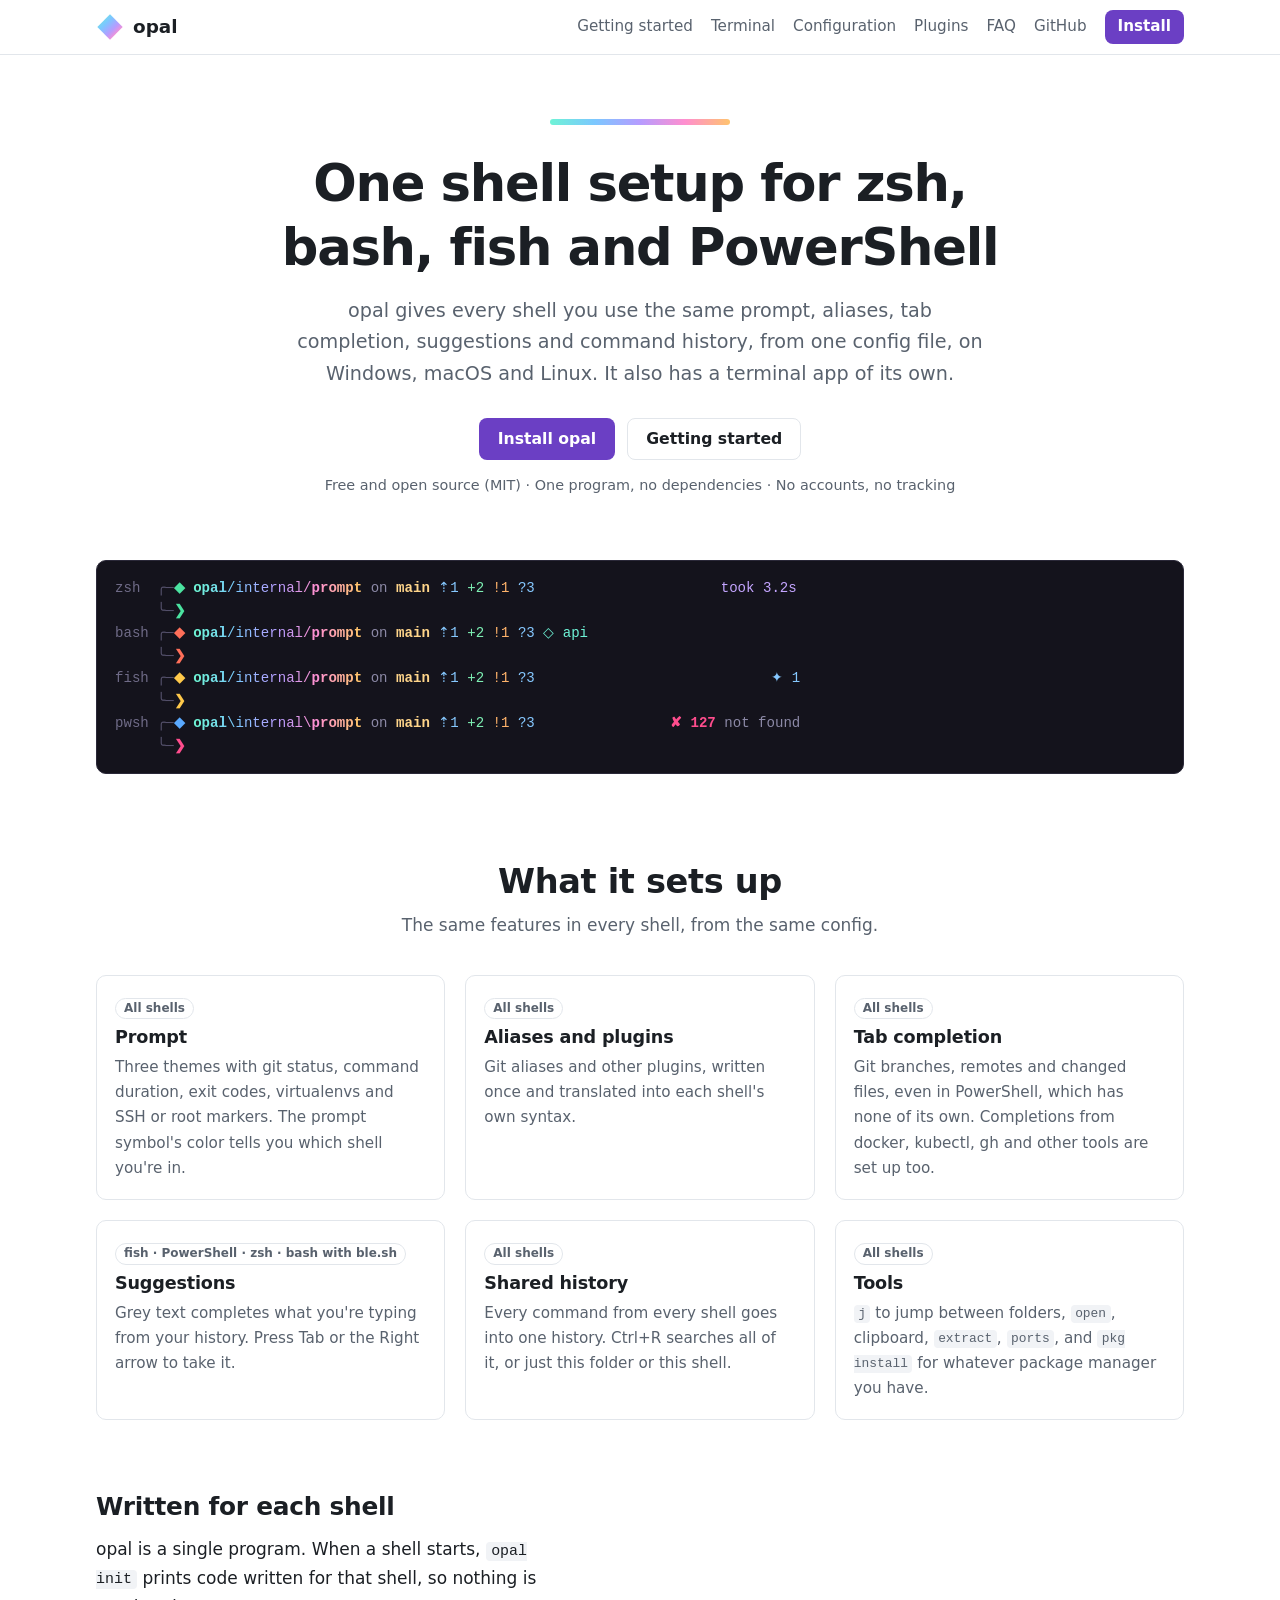
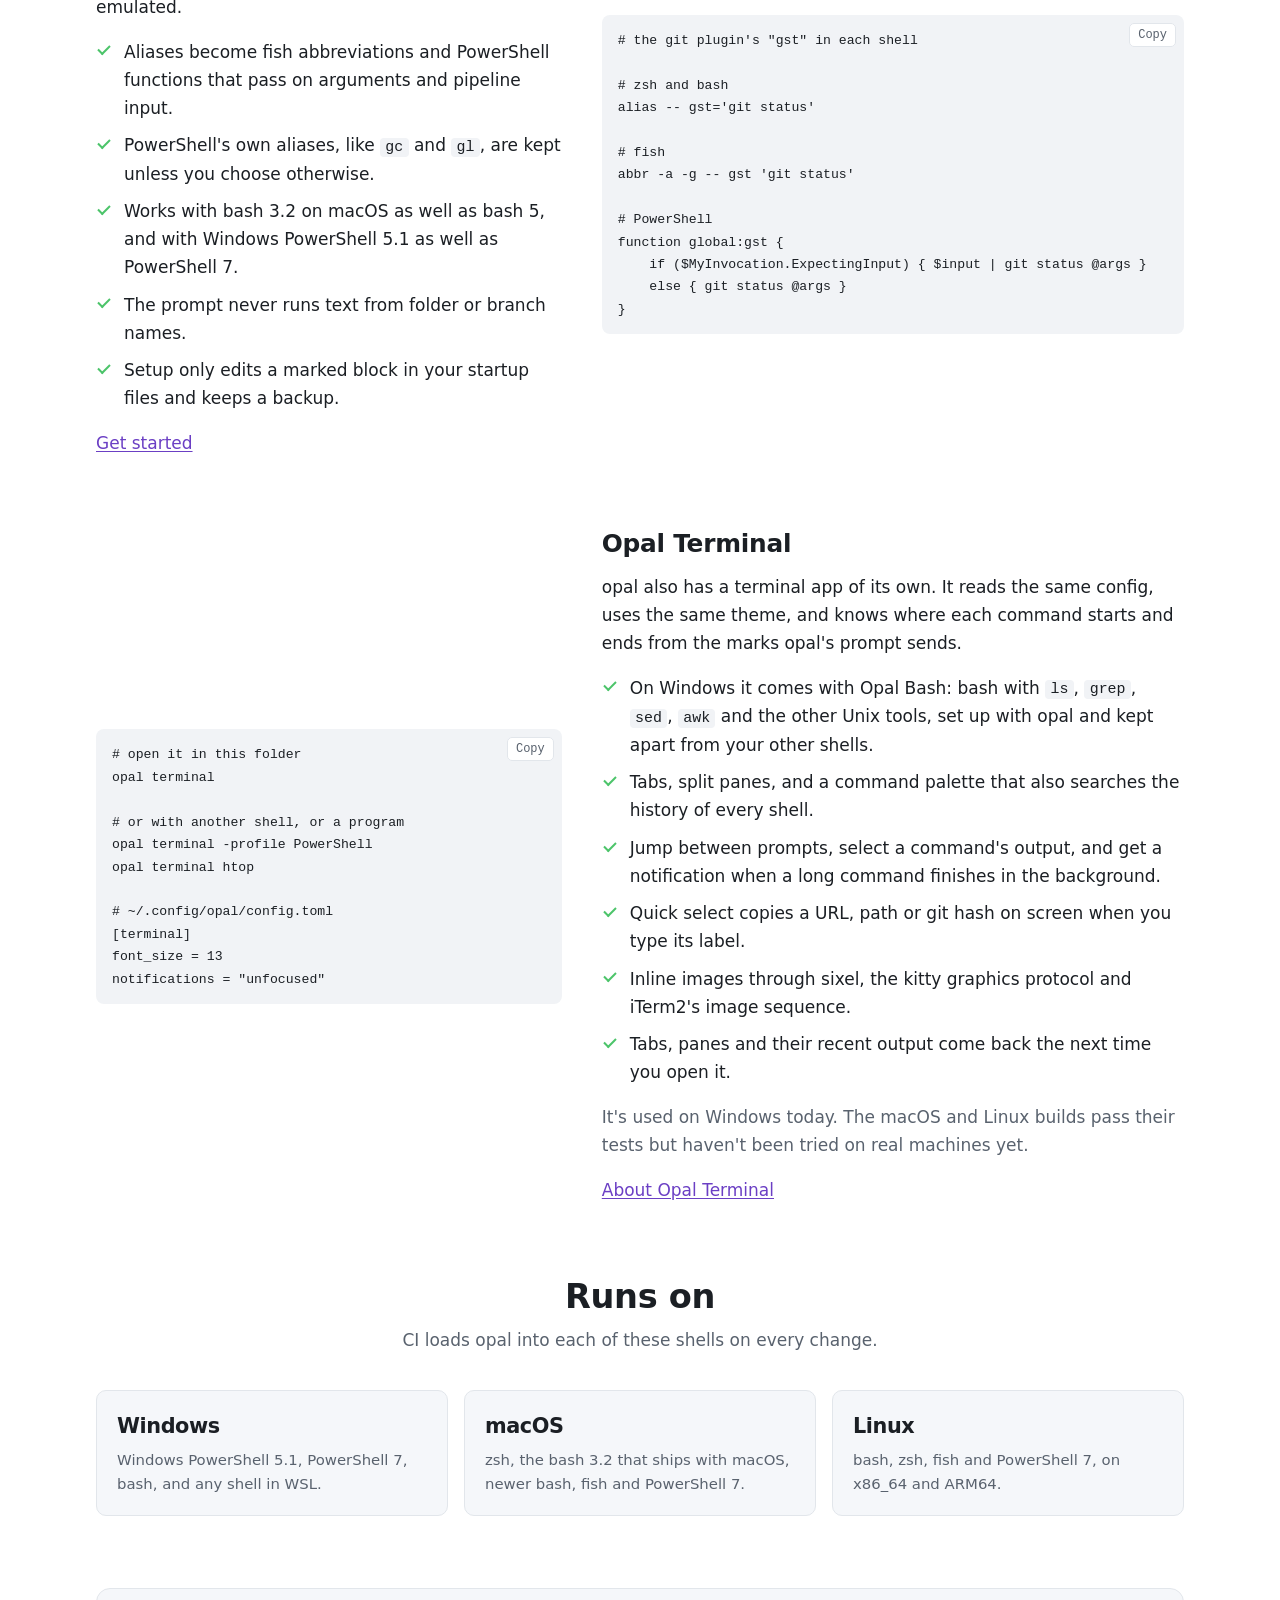
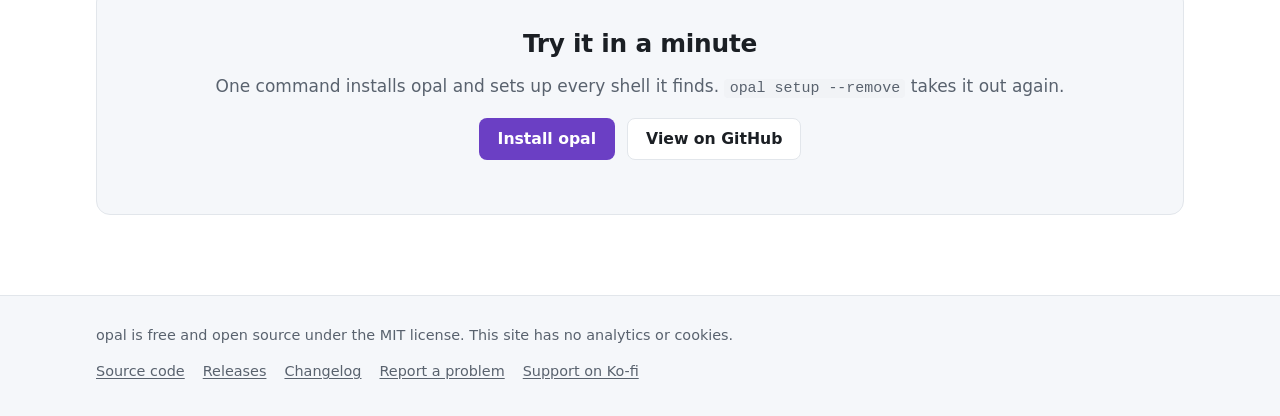
<file: site/index.html>
<!doctype html>
<html lang="en">
<head>
  <meta charset="utf-8">
  <meta name="viewport" content="width=device-width, initial-scale=1">
  <title>opal: one shell setup for zsh, bash, fish and PowerShell</title>
  <meta name="description" content="opal gives zsh, bash, fish and PowerShell the same prompt, aliases, tab completion, suggestions and history, from one config file, on Windows, macOS and Linux, and has a terminal app of its own, Opal Terminal.">
  <meta name="color-scheme" content="light dark">
  <link rel="icon" href="images/icon.svg" type="image/svg+xml">
  <link rel="stylesheet" href="assets/style.css">
</head>
<body>
<a class="skip" href="#main">Skip to content</a>
<header class="site-header">
  <div class="header-inner">
    <a class="brand" href="index.html"><img src="images/icon.svg" alt="" width="26" height="26">opal</a>
    <nav class="site-nav" aria-label="Main">
      <a href="getting-started.html">Getting started</a>
      <a href="terminal.html">Terminal</a>
      <a href="configuration.html">Configuration</a>
      <a href="plugins.html">Plugins</a>
      <a href="faq.html">FAQ</a>
      <a href="https://github.com/gjnail/opal">GitHub</a>
      <a class="btn btn-primary btn-small" href="getting-started.html#install">Install</a>
    </nav>
  </div>
</header>

<main id="main">
  <section class="hero">
    <div class="spectrum" aria-hidden="true"></div>
    <h1>One shell setup for zsh, bash, fish and PowerShell</h1>
    <p class="lede">opal gives every shell you use the same prompt, aliases, tab completion, suggestions and command history, from one config file, on Windows, macOS and Linux. It also has a terminal app of its own.</p>
    <div class="hero-actions">
      <a class="btn btn-primary" href="getting-started.html#install">Install opal</a>
      <a class="btn btn-secondary" href="getting-started.html">Getting started</a>
    </div>
    <p class="hero-meta">Free and open source (MIT) · One program, no dependencies · No accounts, no tracking</p>
  </section>

  <div class="hero-shot">
<pre class="term" aria-label="The fire theme in zsh, bash, fish and PowerShell"><span class="term-label">zsh  </span><span style="color:#57536E">╭─</span><span style="color:#4BE3A0;font-weight:700">◆</span> <span style="color:#6EF3D6;font-weight:700">o</span><span style="color:#71EADF;font-weight:700">p</span><span style="color:#74E1E8;font-weight:700">a</span><span style="color:#77D8F1;font-weight:700">l</span><span style="color:#7ACEF9">/</span><span style="color:#80C5FF">i</span><span style="color:#8FBCFF">n</span><span style="color:#9CB3FF">t</span><span style="color:#A7AAFF">e</span><span style="color:#B1A1FF">r</span><span style="color:#BE9BFA">n</span><span style="color:#CE99F0">a</span><span style="color:#DE97E6">l</span><span style="color:#ED94DC">/</span><span style="color:#FB90D2;font-weight:700">p</span><span style="color:#FF99C3;font-weight:700">r</span><span style="color:#FFA4B1;font-weight:700">o</span><span style="color:#FFAF9E;font-weight:700">m</span><span style="color:#FFB988;font-weight:700">p</span><span style="color:#FFC36E;font-weight:700">t</span> <span style="color:#8C89A6">on </span><span style="color:#FFD58A;font-weight:700">main</span><span style="color:#86C8FF"> ⇡1</span><span style="color:#7EF0B4"> +2</span><span style="color:#FFB36B"> !1</span><span style="color:#86C8FF"> ?3</span>                      <span style="color:#C4A5FF">took 3.2s</span>
<span class="term-label">     </span><span style="color:#57536E">╰─</span><span style="color:#4BE3A0;font-weight:700">❯</span> 
<span class="term-label">bash </span><span style="color:#57536E">╭─</span><span style="color:#FF6F59;font-weight:700">◆</span> <span style="color:#6EF3D6;font-weight:700">o</span><span style="color:#71EADF;font-weight:700">p</span><span style="color:#74E1E8;font-weight:700">a</span><span style="color:#77D8F1;font-weight:700">l</span><span style="color:#7ACEF9">/</span><span style="color:#80C5FF">i</span><span style="color:#8FBCFF">n</span><span style="color:#9CB3FF">t</span><span style="color:#A7AAFF">e</span><span style="color:#B1A1FF">r</span><span style="color:#BE9BFA">n</span><span style="color:#CE99F0">a</span><span style="color:#DE97E6">l</span><span style="color:#ED94DC">/</span><span style="color:#FB90D2;font-weight:700">p</span><span style="color:#FF99C3;font-weight:700">r</span><span style="color:#FFA4B1;font-weight:700">o</span><span style="color:#FFAF9E;font-weight:700">m</span><span style="color:#FFB988;font-weight:700">p</span><span style="color:#FFC36E;font-weight:700">t</span> <span style="color:#8C89A6">on </span><span style="color:#FFD58A;font-weight:700">main</span><span style="color:#86C8FF"> ⇡1</span><span style="color:#7EF0B4"> +2</span><span style="color:#FFB36B"> !1</span><span style="color:#86C8FF"> ?3</span> <span style="color:#6EF3D6">◇ api</span>
<span class="term-label">     </span><span style="color:#57536E">╰─</span><span style="color:#FF6F59;font-weight:700">❯</span> 
<span class="term-label">fish </span><span style="color:#57536E">╭─</span><span style="color:#FFC94A;font-weight:700">◆</span> <span style="color:#6EF3D6;font-weight:700">o</span><span style="color:#71EADF;font-weight:700">p</span><span style="color:#74E1E8;font-weight:700">a</span><span style="color:#77D8F1;font-weight:700">l</span><span style="color:#7ACEF9">/</span><span style="color:#80C5FF">i</span><span style="color:#8FBCFF">n</span><span style="color:#9CB3FF">t</span><span style="color:#A7AAFF">e</span><span style="color:#B1A1FF">r</span><span style="color:#BE9BFA">n</span><span style="color:#CE99F0">a</span><span style="color:#DE97E6">l</span><span style="color:#ED94DC">/</span><span style="color:#FB90D2;font-weight:700">p</span><span style="color:#FF99C3;font-weight:700">r</span><span style="color:#FFA4B1;font-weight:700">o</span><span style="color:#FFAF9E;font-weight:700">m</span><span style="color:#FFB988;font-weight:700">p</span><span style="color:#FFC36E;font-weight:700">t</span> <span style="color:#8C89A6">on </span><span style="color:#FFD58A;font-weight:700">main</span><span style="color:#86C8FF"> ⇡1</span><span style="color:#7EF0B4"> +2</span><span style="color:#FFB36B"> !1</span><span style="color:#86C8FF"> ?3</span>                            <span style="color:#86C8FF">✦ 1</span>
<span class="term-label">     </span><span style="color:#57536E">╰─</span><span style="color:#FFC94A;font-weight:700">❯</span> 
<span class="term-label">pwsh </span><span style="color:#57536E">╭─</span><span style="color:#5AA9FF;font-weight:700">◆</span> <span style="color:#6EF3D6;font-weight:700">o</span><span style="color:#71EADF;font-weight:700">p</span><span style="color:#74E1E8;font-weight:700">a</span><span style="color:#77D8F1;font-weight:700">l</span><span style="color:#7ACEF9">\</span><span style="color:#80C5FF">i</span><span style="color:#8FBCFF">n</span><span style="color:#9CB3FF">t</span><span style="color:#A7AAFF">e</span><span style="color:#B1A1FF">r</span><span style="color:#BE9BFA">n</span><span style="color:#CE99F0">a</span><span style="color:#DE97E6">l</span><span style="color:#ED94DC">\</span><span style="color:#FB90D2;font-weight:700">p</span><span style="color:#FF99C3;font-weight:700">r</span><span style="color:#FFA4B1;font-weight:700">o</span><span style="color:#FFAF9E;font-weight:700">m</span><span style="color:#FFB988;font-weight:700">p</span><span style="color:#FFC36E;font-weight:700">t</span> <span style="color:#8C89A6">on </span><span style="color:#FFD58A;font-weight:700">main</span><span style="color:#86C8FF"> ⇡1</span><span style="color:#7EF0B4"> +2</span><span style="color:#FFB36B"> !1</span><span style="color:#86C8FF"> ?3</span>                <span style="color:#FF4D8D;font-weight:700">✘ 127</span><span style="color:#8C89A6"> not found</span>
<span class="term-label">     </span><span style="color:#57536E">╰─</span><span style="color:#FF4D8D;font-weight:700">❯</span> </pre>
  </div>

  <section class="section">
    <h2>What it sets up</h2>
    <p class="sub">The same features in every shell, from the same config.</p>
    <div class="cards">
      <a class="card" href="themes.html"><div class="card-body"><span class="tag">All shells</span><h3>Prompt</h3><p>Three themes with git status, command duration, exit codes, virtualenvs and SSH or root markers. The prompt symbol's color tells you which shell you're in.</p></div></a>
      <a class="card" href="plugins.html"><div class="card-body"><span class="tag">All shells</span><h3>Aliases and plugins</h3><p>Git aliases and other plugins, written once and translated into each shell's own syntax.</p></div></a>
      <a class="card" href="getting-started.html#completion"><div class="card-body"><span class="tag">All shells</span><h3>Tab completion</h3><p>Git branches, remotes and changed files, even in PowerShell, which has none of its own. Completions from docker, kubectl, gh and other tools are set up too.</p></div></a>
      <a class="card" href="getting-started.html#suggestions"><div class="card-body"><span class="tag">fish · PowerShell · zsh · bash with ble.sh</span><h3>Suggestions</h3><p>Grey text completes what you're typing from your history. Press Tab or the Right arrow to take it.</p></div></a>
      <a class="card" href="getting-started.html#history"><div class="card-body"><span class="tag">All shells</span><h3>Shared history</h3><p>Every command from every shell goes into one history. Ctrl+R searches all of it, or just this folder or this shell.</p></div></a>
      <a class="card" href="commands.html"><div class="card-body"><span class="tag">All shells</span><h3>Tools</h3><p><code>j</code> to jump between folders, <code>open</code>, clipboard, <code>extract</code>, <code>ports</code>, and <code>pkg install</code> for whatever package manager you have.</p></div></a>
    </div>
  </section>

  <section class="section">
    <div class="split">
      <div>
        <h2>Written for each shell</h2>
        <p>opal is a single program. When a shell starts, <code>opal init</code> prints code written for that shell, so nothing is emulated.</p>
        <ul class="checks">
          <li>Aliases become fish abbreviations and PowerShell functions that pass on arguments and pipeline input.</li>
          <li>PowerShell's own aliases, like <code>gc</code> and <code>gl</code>, are kept unless you choose otherwise.</li>
          <li>Works with bash 3.2 on macOS as well as bash 5, and with Windows PowerShell 5.1 as well as PowerShell 7.</li>
          <li>The prompt never runs text from folder or branch names.</li>
          <li>Setup only edits a marked block in your startup files and keeps a backup.</li>
        </ul>
        <a href="getting-started.html">Get started</a>
      </div>
      <pre><code># the git plugin's "gst" in each shell

# zsh and bash
alias -- gst='git status'

# fish
abbr -a -g -- gst 'git status'

# PowerShell
function global:gst {
    if ($MyInvocation.ExpectingInput) { $input | git status @args }
    else { git status @args }
}</code></pre>
    </div>
  </section>

  <section class="section">
    <div class="split reverse">
      <div>
        <h2>Opal Terminal</h2>
        <p>opal also has a terminal app of its own. It reads the same config, uses the same theme, and knows where each command starts and ends from the marks opal's prompt sends.</p>
        <ul class="checks">
          <li>On Windows it comes with Opal Bash: bash with <code>ls</code>, <code>grep</code>, <code>sed</code>, <code>awk</code> and the other Unix tools, set up with opal and kept apart from your other shells.</li>
          <li>Tabs, split panes, and a command palette that also searches the history of every shell.</li>
          <li>Jump between prompts, select a command's output, and get a notification when a long command finishes in the background.</li>
          <li>Quick select copies a URL, path or git hash on screen when you type its label.</li>
          <li>Inline images through sixel, the kitty graphics protocol and iTerm2's image sequence.</li>
          <li>Tabs, panes and their recent output come back the next time you open it.</li>
        </ul>
        <p style="color:var(--muted)">It's used on Windows today. The macOS and Linux builds pass their tests but haven't been tried on real machines yet.</p>
        <a href="terminal.html">About Opal Terminal</a>
      </div>
      <pre><code># open it in this folder
opal terminal

# or with another shell, or a program
opal terminal -profile PowerShell
opal terminal htop

# ~/.config/opal/config.toml
[terminal]
font_size = 13
notifications = "unfocused"</code></pre>
    </div>
  </section>

  <section class="section">
    <h2>Runs on</h2>
    <p class="sub">CI loads opal into each of these shells on every change.</p>
    <div class="stats">
      <div class="stat"><div class="num" style="font-size:1.3rem">Windows</div><p>Windows PowerShell 5.1, PowerShell 7, bash, and any shell in WSL.</p></div>
      <div class="stat"><div class="num" style="font-size:1.3rem">macOS</div><p>zsh, the bash 3.2 that ships with macOS, newer bash, fish and PowerShell 7.</p></div>
      <div class="stat"><div class="num" style="font-size:1.3rem">Linux</div><p>bash, zsh, fish and PowerShell 7, on x86_64 and ARM64.</p></div>
    </div>
  </section>

  <section class="section">
    <div class="cta">
      <h2>Try it in a minute</h2>
      <p style="color:var(--muted)">One command installs opal and sets up every shell it finds. <code>opal setup --remove</code> takes it out again.</p>
      <div class="hero-actions">
        <a class="btn btn-primary" href="getting-started.html#install">Install opal</a>
        <a class="btn btn-secondary" href="https://github.com/gjnail/opal">View on GitHub</a>
      </div>
    </div>
  </section>
</main>

<footer class="site-footer">
  <div class="footer-inner">
    <span>opal is free and open source under the MIT license. This site has no analytics or cookies.</span>
    <nav aria-label="Footer">
      <a href="https://github.com/gjnail/opal">Source code</a>
      <a href="https://github.com/gjnail/opal/releases">Releases</a>
      <a href="https://github.com/gjnail/opal/blob/main/CHANGELOG.md">Changelog</a>
      <a href="https://github.com/gjnail/opal/issues">Report a problem</a>
      <a href="https://ko-fi.com/gnail">Support on Ko-fi</a>
    </nav>
  </div>
</footer>
<script src="assets/site.js"></script>
</body>
</html>
</file>
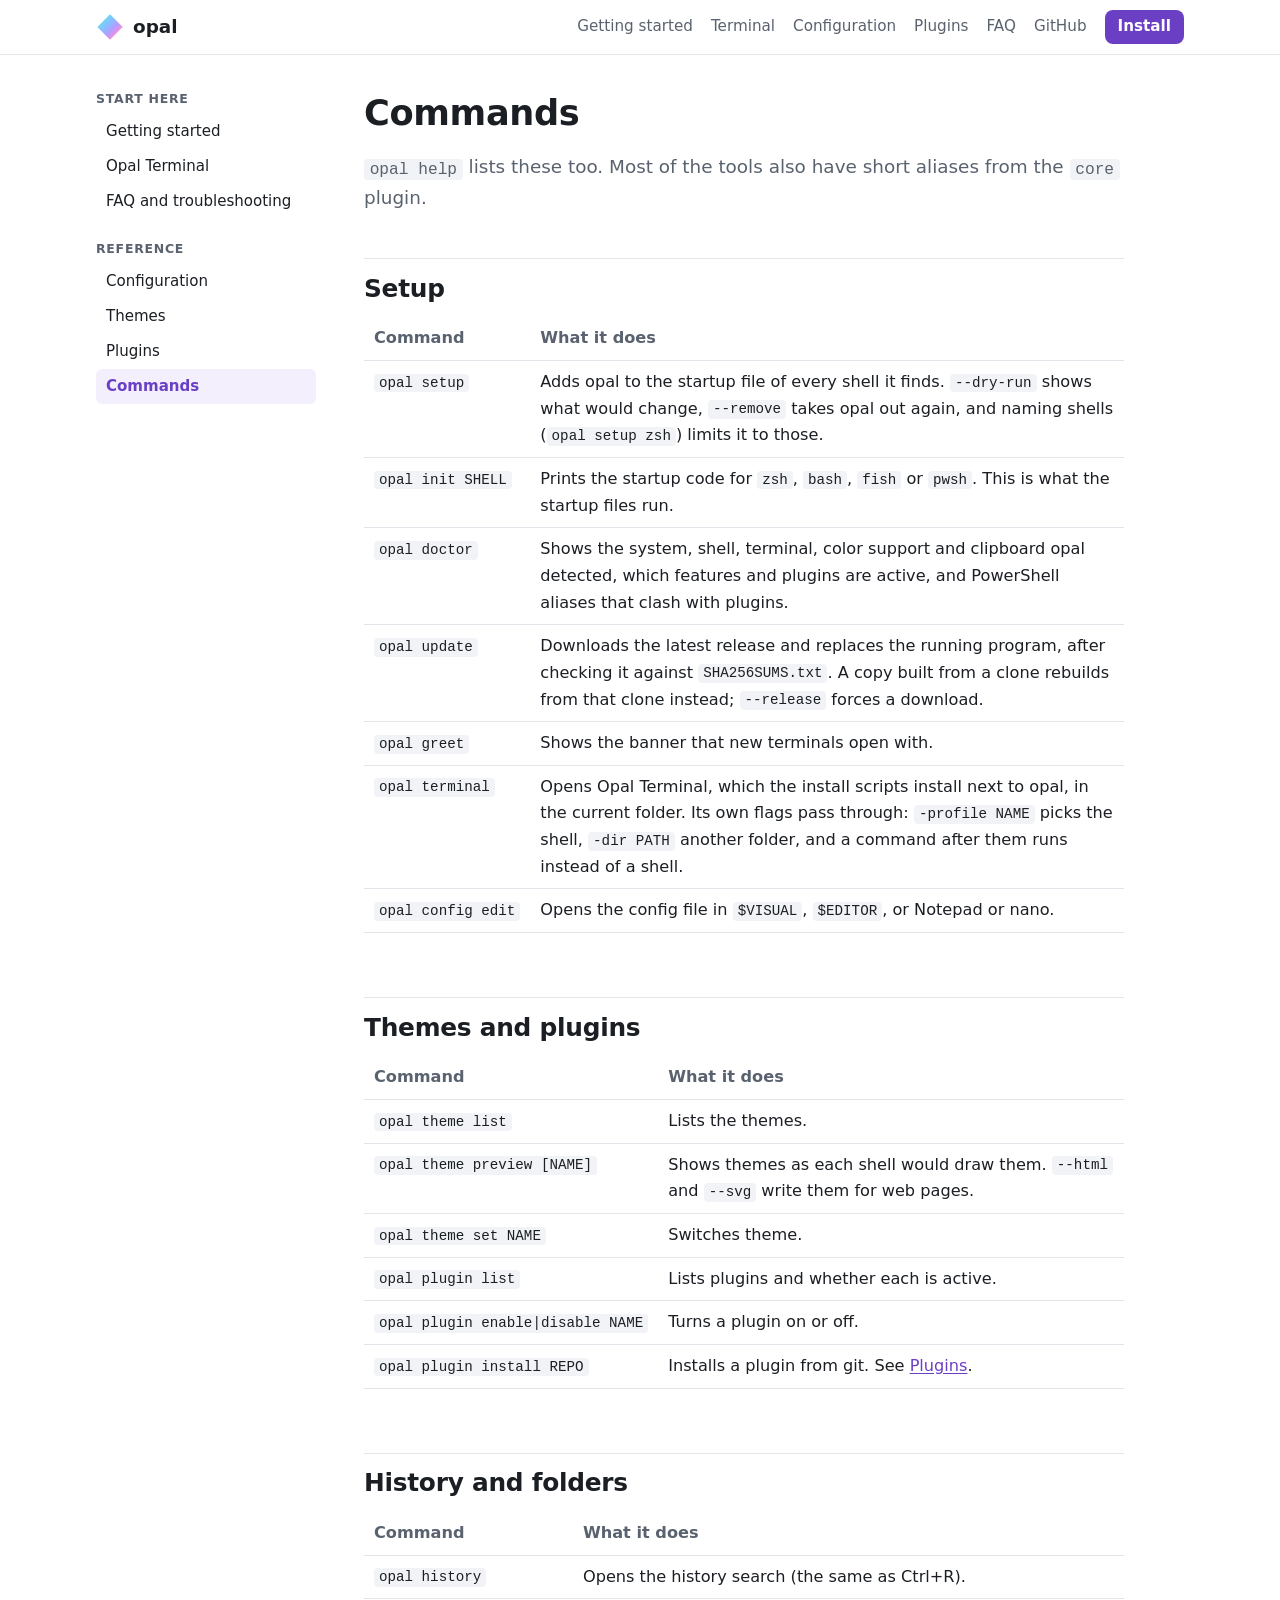
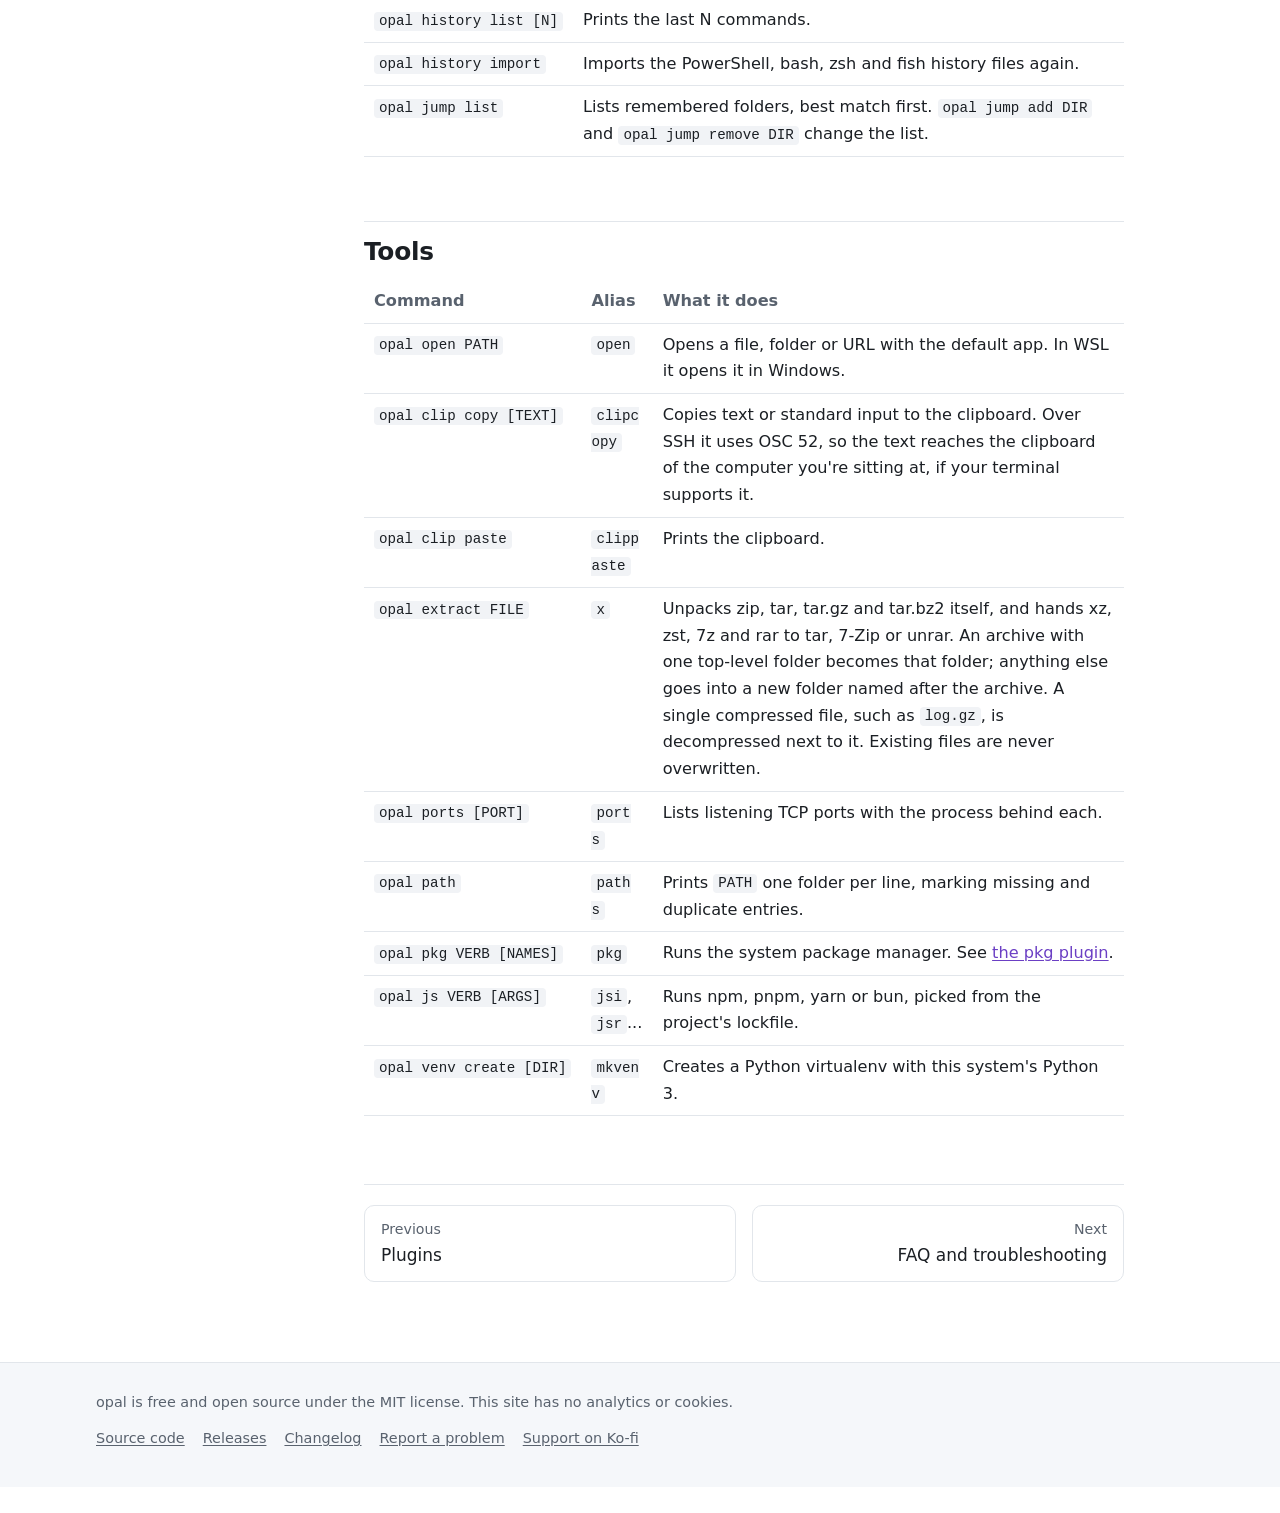
<file: site/commands.html>
<!doctype html>
<html lang="en">
<head>
  <meta charset="utf-8">
  <meta name="viewport" content="width=device-width, initial-scale=1">
  <title>Commands · opal</title>
  <meta name="description" content="Every opal command: setup, doctor, themes, plugins, history, update, and the tools that behave the same on every OS.">
  <meta name="color-scheme" content="light dark">
  <link rel="icon" href="images/icon.svg" type="image/svg+xml">
  <link rel="stylesheet" href="assets/style.css">
</head>
<body>
<a class="skip" href="#main">Skip to content</a>
<header class="site-header">
  <div class="header-inner">
    <a class="brand" href="index.html"><img src="images/icon.svg" alt="" width="26" height="26">opal</a>
    <nav class="site-nav" aria-label="Main">
      <a href="getting-started.html">Getting started</a>
      <a href="terminal.html">Terminal</a>
      <a href="configuration.html">Configuration</a>
      <a href="plugins.html">Plugins</a>
      <a href="faq.html">FAQ</a>
      <a href="https://github.com/gjnail/opal">GitHub</a>
      <a class="btn btn-primary btn-small" href="getting-started.html#install">Install</a>
    </nav>
  </div>
</header>
<div class="docs">
  <aside class="sidebar" aria-label="Documentation">
    <h2>Start here</h2>
    <ul>
      <li><a href="getting-started.html">Getting started</a></li>
      <li><a href="terminal.html">Opal Terminal</a></li>
      <li><a href="faq.html">FAQ and troubleshooting</a></li>
    </ul>
    <h2>Reference</h2>
    <ul>
      <li><a href="configuration.html">Configuration</a></li>
      <li><a href="themes.html">Themes</a></li>
      <li><a href="plugins.html">Plugins</a></li>
      <li><a href="commands.html" aria-current="page">Commands</a></li>
    </ul>
  </aside>

  <main id="main" class="prose">
    <h1>Commands</h1>
    <p class="lede"><code>opal help</code> lists these too. Most of the tools also have short aliases from the <code>core</code> plugin.</p>

    <h2 id="setup">Setup</h2>
    <div class="table-wrap"><table>
      <tr><th>Command</th><th>What it does</th></tr>
      <tr><td><code>opal setup</code></td><td>Adds opal to the startup file of every shell it finds. <code>--dry-run</code> shows what would change, <code>--remove</code> takes opal out again, and naming shells (<code>opal setup zsh</code>) limits it to those.</td></tr>
      <tr><td><code>opal init SHELL</code></td><td>Prints the startup code for <code>zsh</code>, <code>bash</code>, <code>fish</code> or <code>pwsh</code>. This is what the startup files run.</td></tr>
      <tr><td><code>opal doctor</code></td><td>Shows the system, shell, terminal, color support and clipboard opal detected, which features and plugins are active, and PowerShell aliases that clash with plugins.</td></tr>
      <tr><td><code>opal update</code></td><td>Downloads the latest release and replaces the running program, after checking it against <code>SHA256SUMS.txt</code>. A copy built from a clone rebuilds from that clone instead; <code>--release</code> forces a download.</td></tr>
      <tr><td><code>opal greet</code></td><td>Shows the banner that new terminals open with.</td></tr>
      <tr><td><code>opal terminal</code></td><td>Opens Opal Terminal, which the install scripts install next to opal, in the current folder. Its own flags pass through: <code>-profile NAME</code> picks the shell, <code>-dir PATH</code> another folder, and a command after them runs instead of a shell.</td></tr>
      <tr><td><code>opal config edit</code></td><td>Opens the config file in <code>$VISUAL</code>, <code>$EDITOR</code>, or Notepad or nano.</td></tr>
    </table></div>

    <h2 id="look">Themes and plugins</h2>
    <div class="table-wrap"><table>
      <tr><th>Command</th><th>What it does</th></tr>
      <tr><td><code>opal theme list</code></td><td>Lists the themes.</td></tr>
      <tr><td><code>opal theme preview [NAME]</code></td><td>Shows themes as each shell would draw them. <code>--html</code> and <code>--svg</code> write them for web pages.</td></tr>
      <tr><td><code>opal theme set NAME</code></td><td>Switches theme.</td></tr>
      <tr><td><code>opal plugin list</code></td><td>Lists plugins and whether each is active.</td></tr>
      <tr><td><code>opal plugin enable|disable NAME</code></td><td>Turns a plugin on or off.</td></tr>
      <tr><td><code>opal plugin install REPO</code></td><td>Installs a plugin from git. See <a href="plugins.html#install">Plugins</a>.</td></tr>
    </table></div>

    <h2 id="history">History and folders</h2>
    <div class="table-wrap"><table>
      <tr><th>Command</th><th>What it does</th></tr>
      <tr><td><code>opal history</code></td><td>Opens the history search (the same as Ctrl+R).</td></tr>
      <tr><td><code>opal history list [N]</code></td><td>Prints the last N commands.</td></tr>
      <tr><td><code>opal history import</code></td><td>Imports the PowerShell, bash, zsh and fish history files again.</td></tr>
      <tr><td><code>opal jump list</code></td><td>Lists remembered folders, best match first. <code>opal jump add DIR</code> and <code>opal jump remove DIR</code> change the list.</td></tr>
    </table></div>

    <h2 id="tools">Tools</h2>
    <div class="table-wrap"><table>
      <tr><th>Command</th><th>Alias</th><th>What it does</th></tr>
      <tr><td><code>opal open PATH</code></td><td><code>open</code></td><td>Opens a file, folder or URL with the default app. In WSL it opens it in Windows.</td></tr>
      <tr><td><code>opal clip copy [TEXT]</code></td><td><code>clipcopy</code></td><td>Copies text or standard input to the clipboard. Over SSH it uses OSC 52, so the text reaches the clipboard of the computer you're sitting at, if your terminal supports it.</td></tr>
      <tr><td><code>opal clip paste</code></td><td><code>clippaste</code></td><td>Prints the clipboard.</td></tr>
      <tr><td><code>opal extract FILE</code></td><td><code>x</code></td><td>Unpacks zip, tar, tar.gz and tar.bz2 itself, and hands xz, zst, 7z and rar to tar, 7-Zip or unrar. An archive with one top-level folder becomes that folder; anything else goes into a new folder named after the archive. A single compressed file, such as <code>log.gz</code>, is decompressed next to it. Existing files are never overwritten.</td></tr>
      <tr><td><code>opal ports [PORT]</code></td><td><code>ports</code></td><td>Lists listening TCP ports with the process behind each.</td></tr>
      <tr><td><code>opal path</code></td><td><code>paths</code></td><td>Prints <code>PATH</code> one folder per line, marking missing and duplicate entries.</td></tr>
      <tr><td><code>opal pkg VERB [NAMES]</code></td><td><code>pkg</code></td><td>Runs the system package manager. See <a href="plugins.html#built-in">the pkg plugin</a>.</td></tr>
      <tr><td><code>opal js VERB [ARGS]</code></td><td><code>jsi</code>, <code>jsr</code>...</td><td>Runs npm, pnpm, yarn or bun, picked from the project's lockfile.</td></tr>
      <tr><td><code>opal venv create [DIR]</code></td><td><code>mkvenv</code></td><td>Creates a Python virtualenv with this system's Python 3.</td></tr>
    </table></div>
    <div class="pager">
      <a href="plugins.html"><small>Previous</small>Plugins</a>
      <a class="next" href="faq.html"><small>Next</small>FAQ and troubleshooting</a>
    </div>
  </main>
</div>

<footer class="site-footer">
  <div class="footer-inner">
    <span>opal is free and open source under the MIT license. This site has no analytics or cookies.</span>
    <nav aria-label="Footer">
      <a href="https://github.com/gjnail/opal">Source code</a>
      <a href="https://github.com/gjnail/opal/releases">Releases</a>
      <a href="https://github.com/gjnail/opal/blob/main/CHANGELOG.md">Changelog</a>
      <a href="https://github.com/gjnail/opal/issues">Report a problem</a>
      <a href="https://ko-fi.com/gnail">Support on Ko-fi</a>
    </nav>
  </div>
</footer>
<script src="assets/site.js"></script>
</body>
</html>
</file>
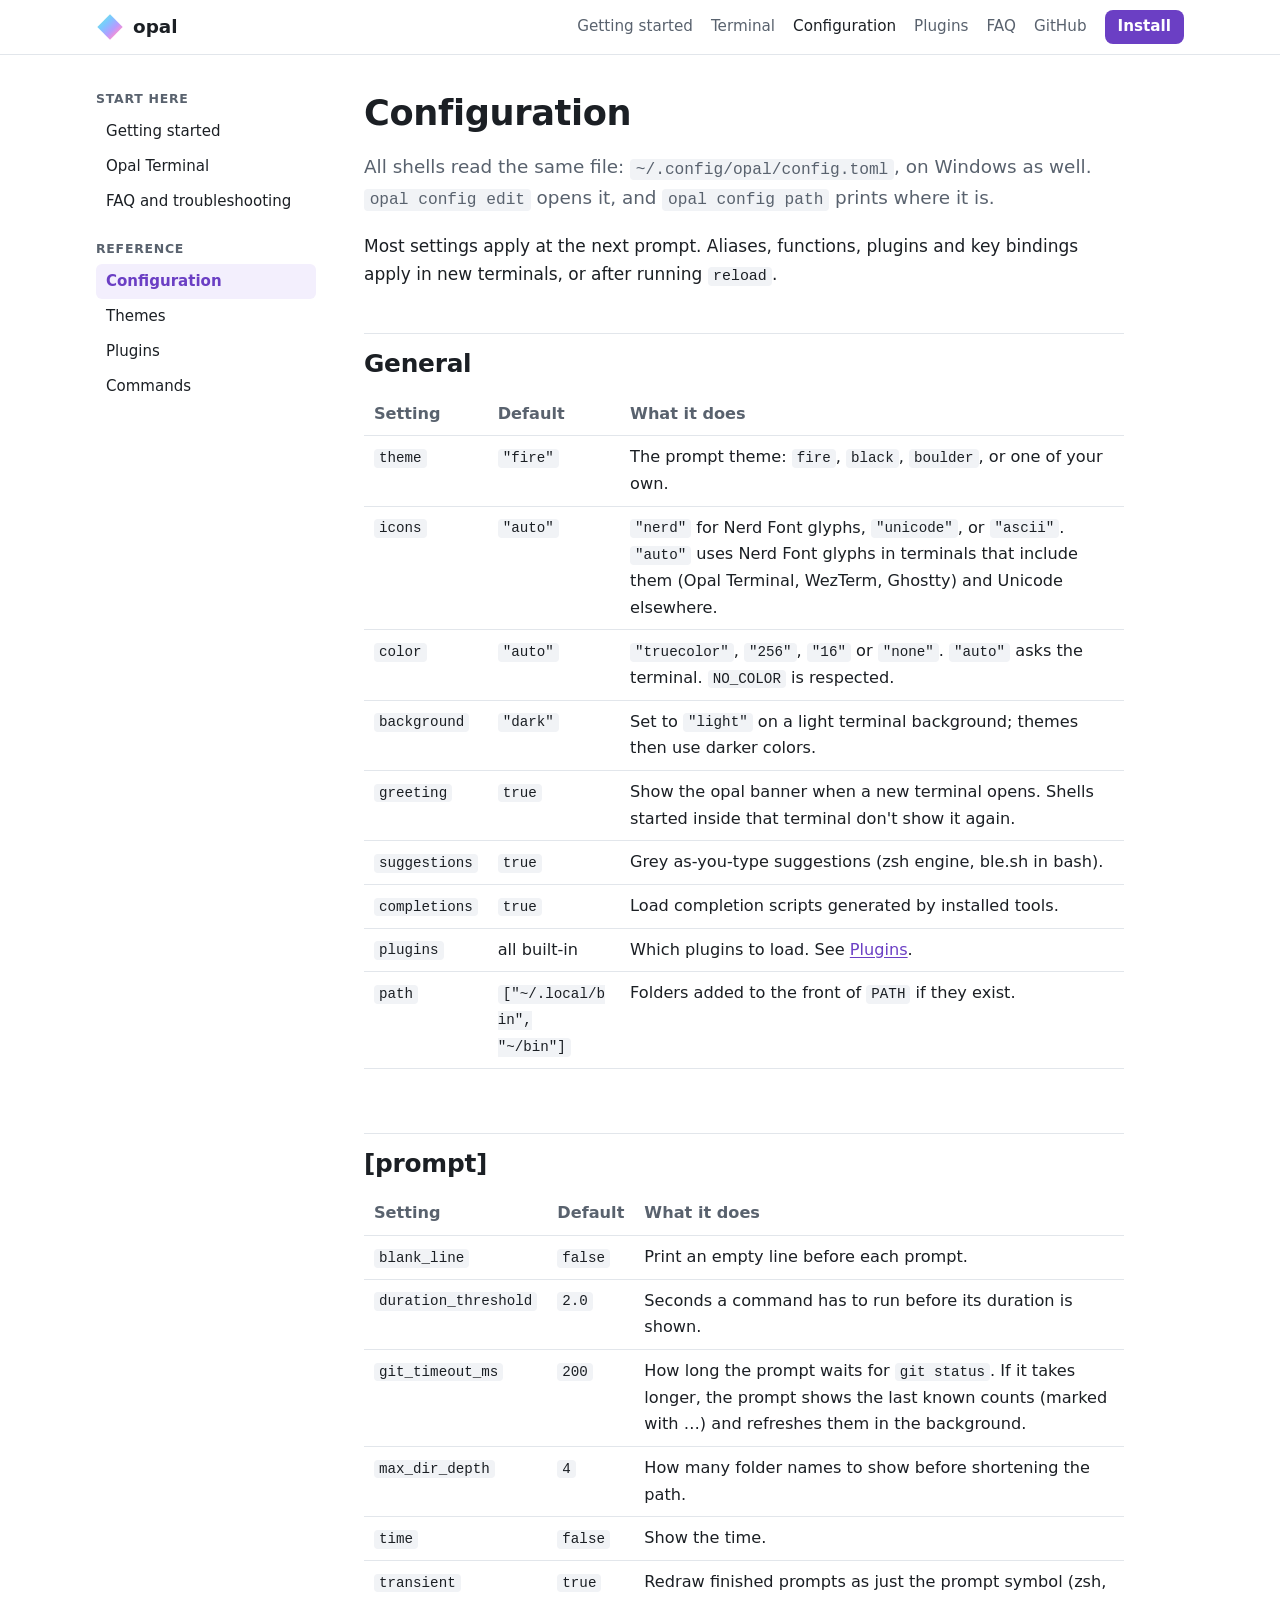
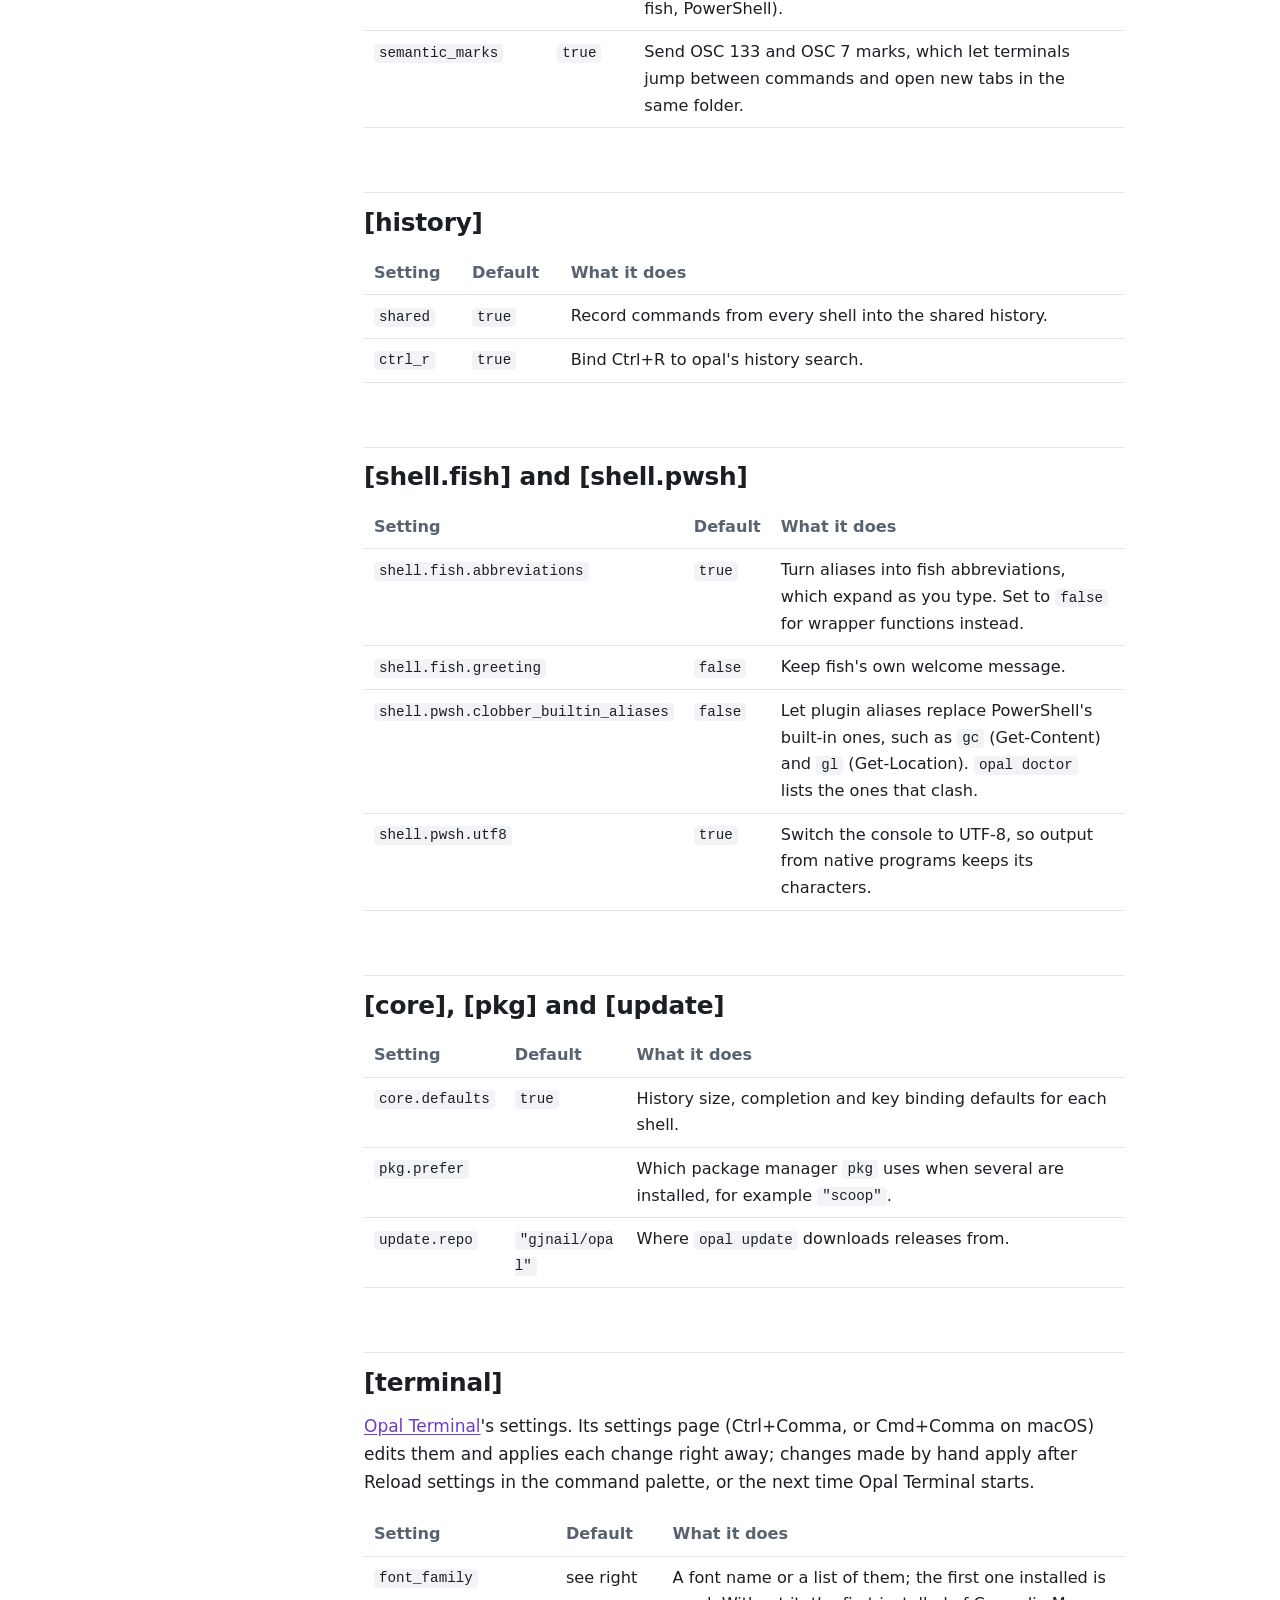
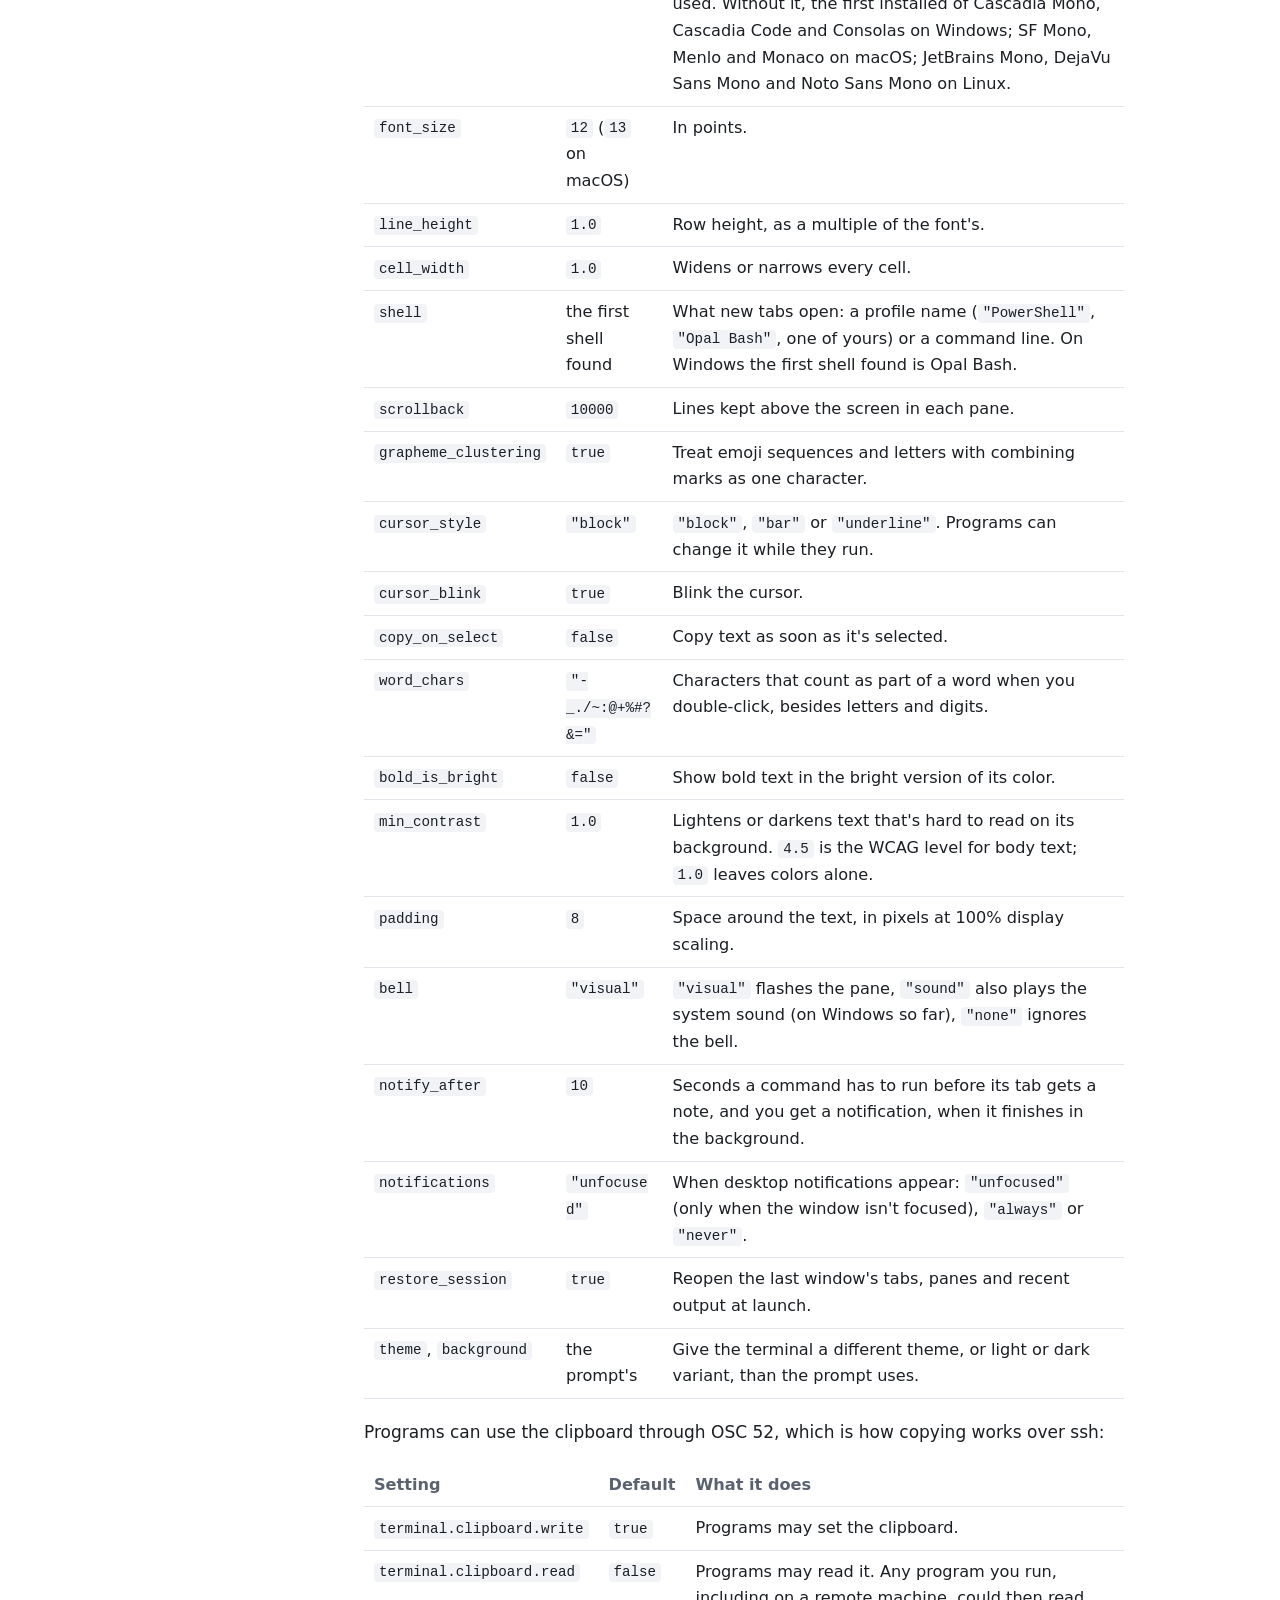
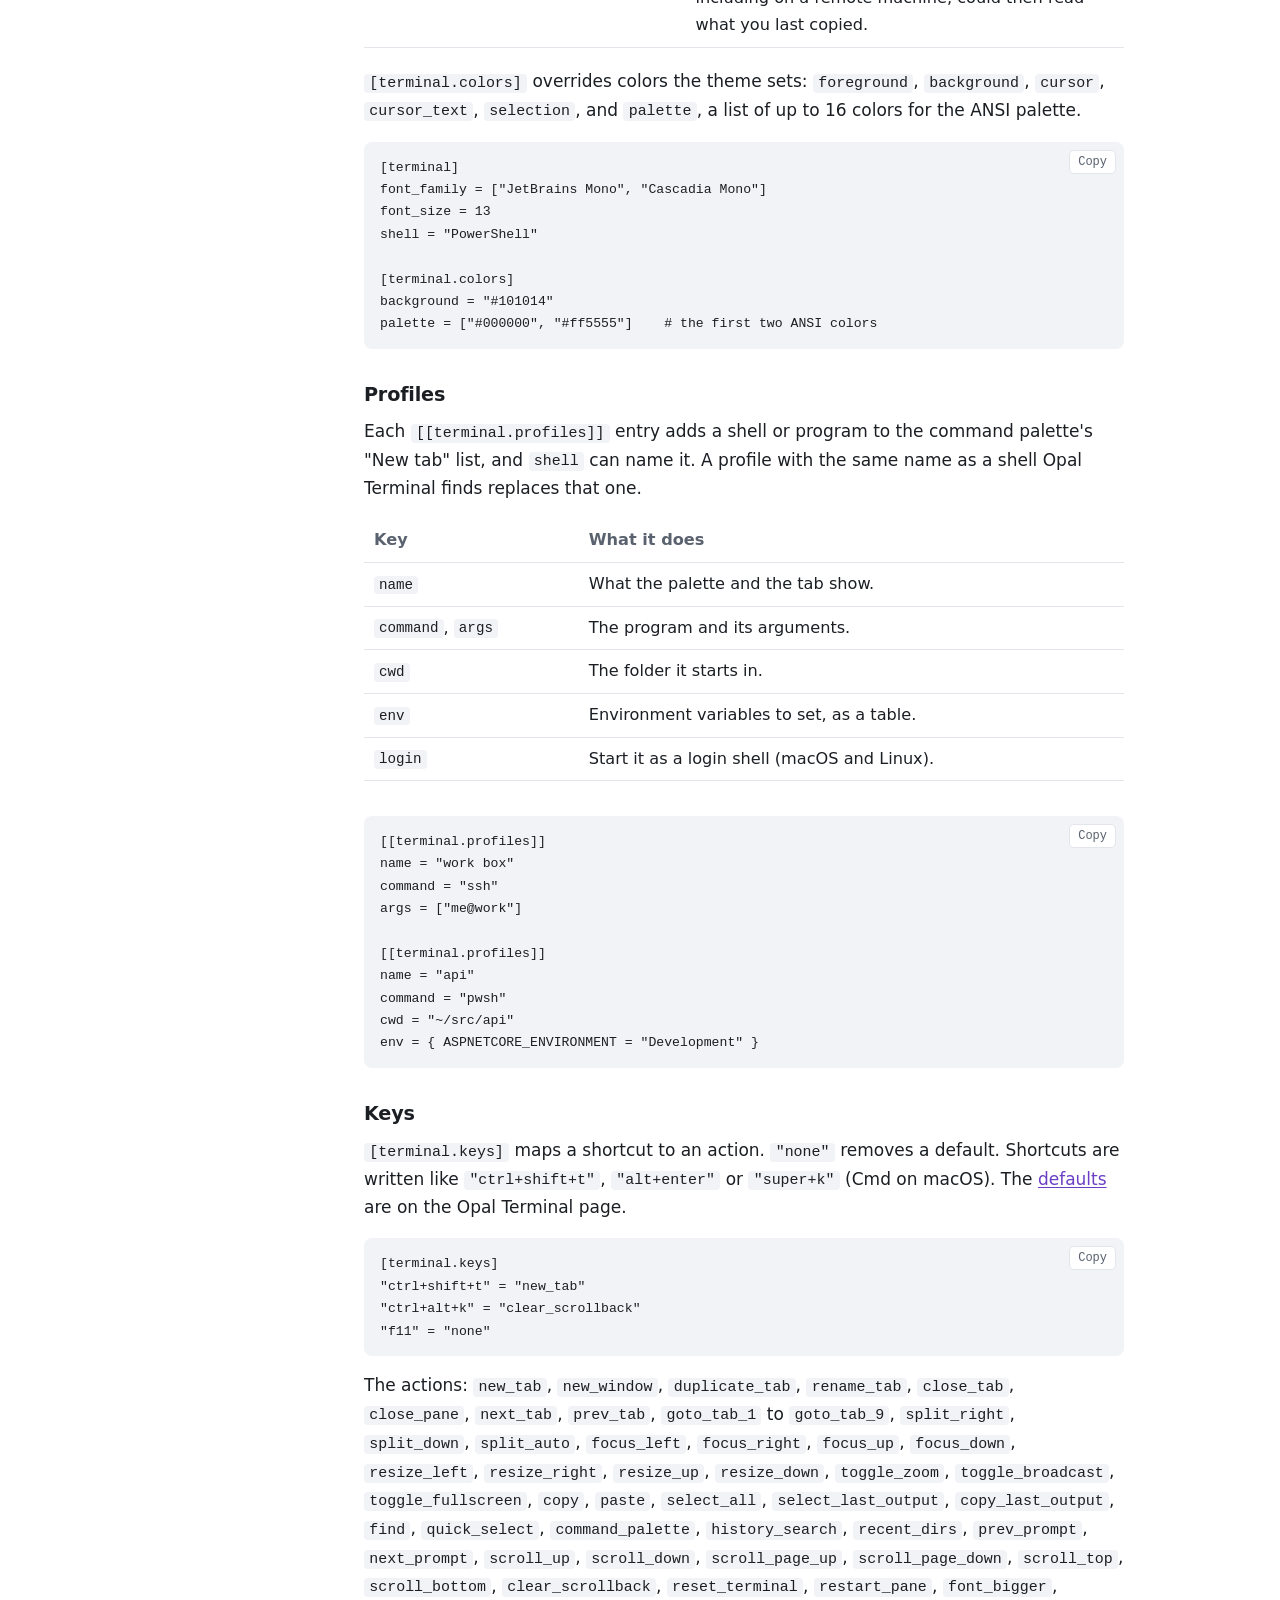
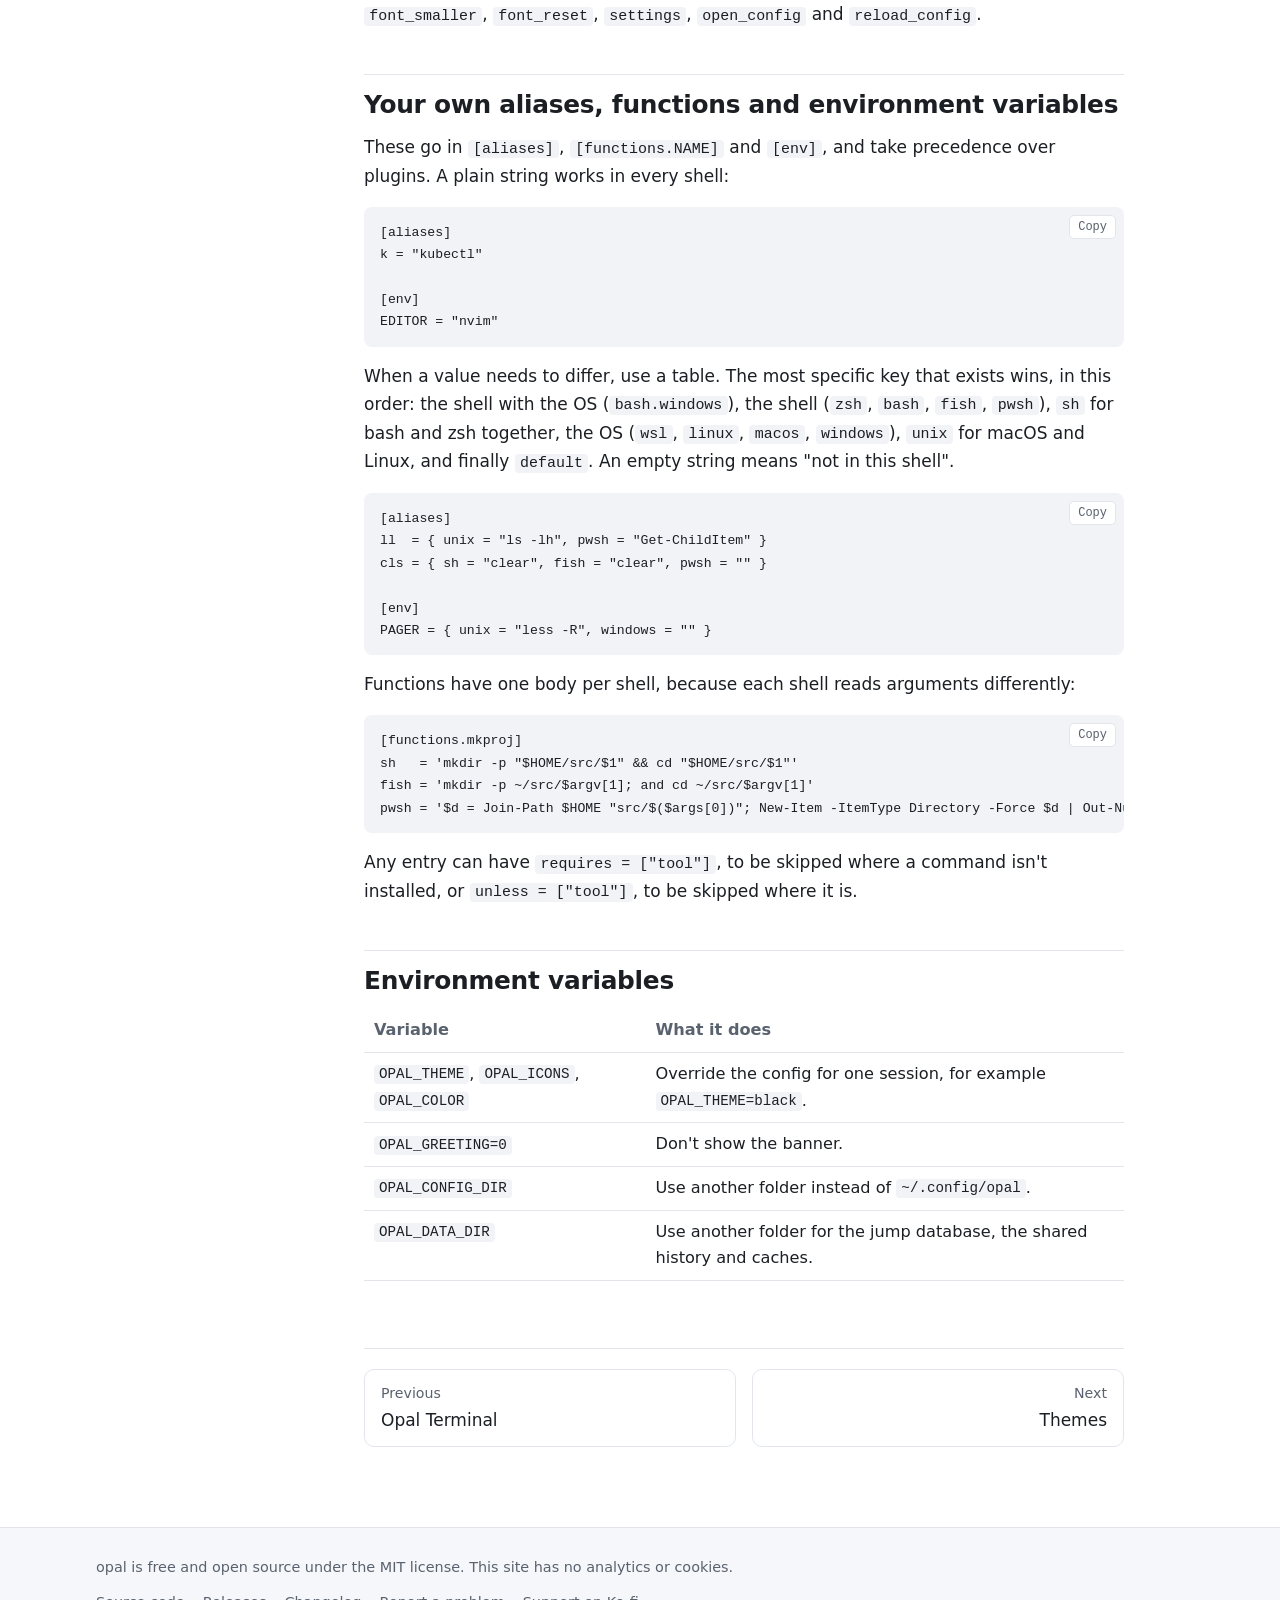
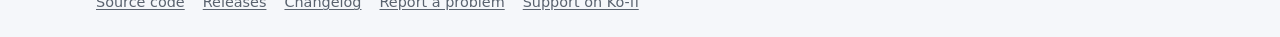
<file: site/configuration.html>
<!doctype html>
<html lang="en">
<head>
  <meta charset="utf-8">
  <meta name="viewport" content="width=device-width, initial-scale=1">
  <title>Configuration · opal</title>
  <meta name="description" content="Every setting in opal&#x27;s config.toml, and how aliases, functions and environment variables can differ per shell and per OS.">
  <meta name="color-scheme" content="light dark">
  <link rel="icon" href="images/icon.svg" type="image/svg+xml">
  <link rel="stylesheet" href="assets/style.css">
</head>
<body>
<a class="skip" href="#main">Skip to content</a>
<header class="site-header">
  <div class="header-inner">
    <a class="brand" href="index.html"><img src="images/icon.svg" alt="" width="26" height="26">opal</a>
    <nav class="site-nav" aria-label="Main">
      <a href="getting-started.html">Getting started</a>
      <a href="terminal.html">Terminal</a>
      <a href="configuration.html" aria-current="page">Configuration</a>
      <a href="plugins.html">Plugins</a>
      <a href="faq.html">FAQ</a>
      <a href="https://github.com/gjnail/opal">GitHub</a>
      <a class="btn btn-primary btn-small" href="getting-started.html#install">Install</a>
    </nav>
  </div>
</header>
<div class="docs">
  <aside class="sidebar" aria-label="Documentation">
    <h2>Start here</h2>
    <ul>
      <li><a href="getting-started.html">Getting started</a></li>
      <li><a href="terminal.html">Opal Terminal</a></li>
      <li><a href="faq.html">FAQ and troubleshooting</a></li>
    </ul>
    <h2>Reference</h2>
    <ul>
      <li><a href="configuration.html" aria-current="page">Configuration</a></li>
      <li><a href="themes.html">Themes</a></li>
      <li><a href="plugins.html">Plugins</a></li>
      <li><a href="commands.html">Commands</a></li>
    </ul>
  </aside>

  <main id="main" class="prose">
    <h1>Configuration</h1>
    <p class="lede">All shells read the same file: <code>~/.config/opal/config.toml</code>, on Windows as well. <code>opal config edit</code> opens it, and <code>opal config path</code> prints where it is.</p>
    <p>Most settings apply at the next prompt. Aliases, functions, plugins and key bindings apply in new terminals, or after running <code>reload</code>.</p>

    <h2 id="general">General</h2>
    <div class="table-wrap"><table>
      <tr><th>Setting</th><th>Default</th><th>What it does</th></tr>
      <tr><td><code>theme</code></td><td><code>"fire"</code></td><td>The prompt theme: <code>fire</code>, <code>black</code>, <code>boulder</code>, or one of your own.</td></tr>
      <tr><td><code>icons</code></td><td><code>"auto"</code></td><td><code>"nerd"</code> for Nerd Font glyphs, <code>"unicode"</code>, or <code>"ascii"</code>. <code>"auto"</code> uses Nerd Font glyphs in terminals that include them (Opal Terminal, WezTerm, Ghostty) and Unicode elsewhere.</td></tr>
      <tr><td><code>color</code></td><td><code>"auto"</code></td><td><code>"truecolor"</code>, <code>"256"</code>, <code>"16"</code> or <code>"none"</code>. <code>"auto"</code> asks the terminal. <code>NO_COLOR</code> is respected.</td></tr>
      <tr><td><code>background</code></td><td><code>"dark"</code></td><td>Set to <code>"light"</code> on a light terminal background; themes then use darker colors.</td></tr>
      <tr><td><code>greeting</code></td><td><code>true</code></td><td>Show the opal banner when a new terminal opens. Shells started inside that terminal don't show it again.</td></tr>
      <tr><td><code>suggestions</code></td><td><code>true</code></td><td>Grey as-you-type suggestions (zsh engine, ble.sh in bash).</td></tr>
      <tr><td><code>completions</code></td><td><code>true</code></td><td>Load completion scripts generated by installed tools.</td></tr>
      <tr><td><code>plugins</code></td><td>all built-in</td><td>Which plugins to load. See <a href="plugins.html">Plugins</a>.</td></tr>
      <tr><td><code>path</code></td><td><code>["~/.local/bin", "~/bin"]</code></td><td>Folders added to the front of <code>PATH</code> if they exist.</td></tr>
    </table></div>

    <h2 id="prompt">[prompt]</h2>
    <div class="table-wrap"><table>
      <tr><th>Setting</th><th>Default</th><th>What it does</th></tr>
      <tr><td><code>blank_line</code></td><td><code>false</code></td><td>Print an empty line before each prompt.</td></tr>
      <tr><td><code>duration_threshold</code></td><td><code>2.0</code></td><td>Seconds a command has to run before its duration is shown.</td></tr>
      <tr><td><code>git_timeout_ms</code></td><td><code>200</code></td><td>How long the prompt waits for <code>git status</code>. If it takes longer, the prompt shows the last known counts (marked with &hellip;) and refreshes them in the background.</td></tr>
      <tr><td><code>max_dir_depth</code></td><td><code>4</code></td><td>How many folder names to show before shortening the path.</td></tr>
      <tr><td><code>time</code></td><td><code>false</code></td><td>Show the time.</td></tr>
      <tr><td><code>transient</code></td><td><code>true</code></td><td>Redraw finished prompts as just the prompt symbol (zsh, fish, PowerShell).</td></tr>
      <tr><td><code>semantic_marks</code></td><td><code>true</code></td><td>Send OSC 133 and OSC 7 marks, which let terminals jump between commands and open new tabs in the same folder.</td></tr>
    </table></div>

    <h2 id="history">[history]</h2>
    <div class="table-wrap"><table>
      <tr><th>Setting</th><th>Default</th><th>What it does</th></tr>
      <tr><td><code>shared</code></td><td><code>true</code></td><td>Record commands from every shell into the shared history.</td></tr>
      <tr><td><code>ctrl_r</code></td><td><code>true</code></td><td>Bind Ctrl+R to opal's history search.</td></tr>
    </table></div>

    <h2 id="shells">[shell.fish] and [shell.pwsh]</h2>
    <div class="table-wrap"><table>
      <tr><th>Setting</th><th>Default</th><th>What it does</th></tr>
      <tr><td><code>shell.fish.abbreviations</code></td><td><code>true</code></td><td>Turn aliases into fish abbreviations, which expand as you type. Set to <code>false</code> for wrapper functions instead.</td></tr>
      <tr><td><code>shell.fish.greeting</code></td><td><code>false</code></td><td>Keep fish's own welcome message.</td></tr>
      <tr><td><code>shell.pwsh.clobber_builtin_aliases</code></td><td><code>false</code></td><td>Let plugin aliases replace PowerShell's built-in ones, such as <code>gc</code> (Get-Content) and <code>gl</code> (Get-Location). <code>opal doctor</code> lists the ones that clash.</td></tr>
      <tr><td><code>shell.pwsh.utf8</code></td><td><code>true</code></td><td>Switch the console to UTF-8, so output from native programs keeps its characters.</td></tr>
    </table></div>

    <h2 id="other">[core], [pkg] and [update]</h2>
    <div class="table-wrap"><table>
      <tr><th>Setting</th><th>Default</th><th>What it does</th></tr>
      <tr><td><code>core.defaults</code></td><td><code>true</code></td><td>History size, completion and key binding defaults for each shell.</td></tr>
      <tr><td><code>pkg.prefer</code></td><td></td><td>Which package manager <code>pkg</code> uses when several are installed, for example <code>"scoop"</code>.</td></tr>
      <tr><td><code>update.repo</code></td><td><code>"gjnail/opal"</code></td><td>Where <code>opal update</code> downloads releases from.</td></tr>
    </table></div>

    <h2 id="terminal">[terminal]</h2>
    <p><a href="terminal.html">Opal Terminal</a>'s settings. Its settings page (Ctrl+Comma, or Cmd+Comma on macOS) edits them and applies each change right away; changes made by hand apply after Reload settings in the command palette, or the next time Opal Terminal starts.</p>
    <div class="table-wrap"><table>
      <tr><th>Setting</th><th>Default</th><th>What it does</th></tr>
      <tr><td><code>font_family</code></td><td>see right</td><td>A font name or a list of them; the first one installed is used. Without it, the first installed of Cascadia Mono, Cascadia Code and Consolas on Windows; SF Mono, Menlo and Monaco on macOS; JetBrains Mono, DejaVu Sans Mono and Noto Sans Mono on Linux.</td></tr>
      <tr><td><code>font_size</code></td><td><code>12</code> (<code>13</code> on macOS)</td><td>In points.</td></tr>
      <tr><td><code>line_height</code></td><td><code>1.0</code></td><td>Row height, as a multiple of the font's.</td></tr>
      <tr><td><code>cell_width</code></td><td><code>1.0</code></td><td>Widens or narrows every cell.</td></tr>
      <tr><td><code>shell</code></td><td>the first shell found</td><td>What new tabs open: a profile name (<code>"PowerShell"</code>, <code>"Opal Bash"</code>, one of yours) or a command line. On Windows the first shell found is Opal Bash.</td></tr>
      <tr><td><code>scrollback</code></td><td><code>10000</code></td><td>Lines kept above the screen in each pane.</td></tr>
      <tr><td><code>grapheme_clustering</code></td><td><code>true</code></td><td>Treat emoji sequences and letters with combining marks as one character.</td></tr>
      <tr><td><code>cursor_style</code></td><td><code>"block"</code></td><td><code>"block"</code>, <code>"bar"</code> or <code>"underline"</code>. Programs can change it while they run.</td></tr>
      <tr><td><code>cursor_blink</code></td><td><code>true</code></td><td>Blink the cursor.</td></tr>
      <tr><td><code>copy_on_select</code></td><td><code>false</code></td><td>Copy text as soon as it's selected.</td></tr>
      <tr><td><code>word_chars</code></td><td><code>"-_./~:@+%#?&amp;="</code></td><td>Characters that count as part of a word when you double-click, besides letters and digits.</td></tr>
      <tr><td><code>bold_is_bright</code></td><td><code>false</code></td><td>Show bold text in the bright version of its color.</td></tr>
      <tr><td><code>min_contrast</code></td><td><code>1.0</code></td><td>Lightens or darkens text that's hard to read on its background. <code>4.5</code> is the WCAG level for body text; <code>1.0</code> leaves colors alone.</td></tr>
      <tr><td><code>padding</code></td><td><code>8</code></td><td>Space around the text, in pixels at 100% display scaling.</td></tr>
      <tr><td><code>bell</code></td><td><code>"visual"</code></td><td><code>"visual"</code> flashes the pane, <code>"sound"</code> also plays the system sound (on Windows so far), <code>"none"</code> ignores the bell.</td></tr>
      <tr><td><code>notify_after</code></td><td><code>10</code></td><td>Seconds a command has to run before its tab gets a note, and you get a notification, when it finishes in the background.</td></tr>
      <tr><td><code>notifications</code></td><td><code>"unfocused"</code></td><td>When desktop notifications appear: <code>"unfocused"</code> (only when the window isn't focused), <code>"always"</code> or <code>"never"</code>.</td></tr>
      <tr><td><code>restore_session</code></td><td><code>true</code></td><td>Reopen the last window's tabs, panes and recent output at launch.</td></tr>
      <tr><td><code>theme</code>, <code>background</code></td><td>the prompt's</td><td>Give the terminal a different theme, or light or dark variant, than the prompt uses.</td></tr>
    </table></div>
    <p>Programs can use the clipboard through OSC 52, which is how copying works over ssh:</p>
    <div class="table-wrap"><table>
      <tr><th>Setting</th><th>Default</th><th>What it does</th></tr>
      <tr><td><code>terminal.clipboard.write</code></td><td><code>true</code></td><td>Programs may set the clipboard.</td></tr>
      <tr><td><code>terminal.clipboard.read</code></td><td><code>false</code></td><td>Programs may read it. Any program you run, including on a remote machine, could then read what you last copied.</td></tr>
    </table></div>
    <p><code>[terminal.colors]</code> overrides colors the theme sets: <code>foreground</code>, <code>background</code>, <code>cursor</code>, <code>cursor_text</code>, <code>selection</code>, and <code>palette</code>, a list of up to 16 colors for the ANSI palette.</p>
    <pre><code>[terminal]
font_family = ["JetBrains Mono", "Cascadia Mono"]
font_size = 13
shell = "PowerShell"

[terminal.colors]
background = "#101014"
palette = ["#000000", "#ff5555"]    # the first two ANSI colors</code></pre>

    <h3 id="terminal-profiles">Profiles</h3>
    <p>Each <code>[[terminal.profiles]]</code> entry adds a shell or program to the command palette's "New tab" list, and <code>shell</code> can name it. A profile with the same name as a shell Opal Terminal finds replaces that one.</p>
    <div class="table-wrap"><table>
      <tr><th>Key</th><th>What it does</th></tr>
      <tr><td><code>name</code></td><td>What the palette and the tab show.</td></tr>
      <tr><td><code>command</code>, <code>args</code></td><td>The program and its arguments.</td></tr>
      <tr><td><code>cwd</code></td><td>The folder it starts in.</td></tr>
      <tr><td><code>env</code></td><td>Environment variables to set, as a table.</td></tr>
      <tr><td><code>login</code></td><td>Start it as a login shell (macOS and Linux).</td></tr>
    </table></div>
    <pre><code>[[terminal.profiles]]
name = "work box"
command = "ssh"
args = ["me@work"]

[[terminal.profiles]]
name = "api"
command = "pwsh"
cwd = "~/src/api"
env = { ASPNETCORE_ENVIRONMENT = "Development" }</code></pre>

    <h3 id="terminal-keys">Keys</h3>
    <p><code>[terminal.keys]</code> maps a shortcut to an action. <code>"none"</code> removes a default. Shortcuts are written like <code>"ctrl+shift+t"</code>, <code>"alt+enter"</code> or <code>"super+k"</code> (Cmd on macOS). The <a href="terminal.html#keys">defaults</a> are on the Opal Terminal page.</p>
    <pre><code>[terminal.keys]
"ctrl+shift+t" = "new_tab"
"ctrl+alt+k" = "clear_scrollback"
"f11" = "none"</code></pre>
    <p>The actions: <code>new_tab</code>, <code>new_window</code>, <code>duplicate_tab</code>, <code>rename_tab</code>, <code>close_tab</code>, <code>close_pane</code>, <code>next_tab</code>, <code>prev_tab</code>, <code>goto_tab_1</code> to <code>goto_tab_9</code>, <code>split_right</code>, <code>split_down</code>, <code>split_auto</code>, <code>focus_left</code>, <code>focus_right</code>, <code>focus_up</code>, <code>focus_down</code>, <code>resize_left</code>, <code>resize_right</code>, <code>resize_up</code>, <code>resize_down</code>, <code>toggle_zoom</code>, <code>toggle_broadcast</code>, <code>toggle_fullscreen</code>, <code>copy</code>, <code>paste</code>, <code>select_all</code>, <code>select_last_output</code>, <code>copy_last_output</code>, <code>find</code>, <code>quick_select</code>, <code>command_palette</code>, <code>history_search</code>, <code>recent_dirs</code>, <code>prev_prompt</code>, <code>next_prompt</code>, <code>scroll_up</code>, <code>scroll_down</code>, <code>scroll_page_up</code>, <code>scroll_page_down</code>, <code>scroll_top</code>, <code>scroll_bottom</code>, <code>clear_scrollback</code>, <code>reset_terminal</code>, <code>restart_pane</code>, <code>font_bigger</code>, <code>font_smaller</code>, <code>font_reset</code>, <code>settings</code>, <code>open_config</code> and <code>reload_config</code>.</p>

    <h2 id="aliases">Your own aliases, functions and environment variables</h2>
    <p>These go in <code>[aliases]</code>, <code>[functions.NAME]</code> and <code>[env]</code>, and take precedence over plugins. A plain string works in every shell:</p>
    <pre><code>[aliases]
k = "kubectl"

[env]
EDITOR = "nvim"</code></pre>
    <p>When a value needs to differ, use a table. The most specific key that exists wins, in this order: the shell with the OS (<code>bash.windows</code>), the shell (<code>zsh</code>, <code>bash</code>, <code>fish</code>, <code>pwsh</code>), <code>sh</code> for bash and zsh together, the OS (<code>wsl</code>, <code>linux</code>, <code>macos</code>, <code>windows</code>), <code>unix</code> for macOS and Linux, and finally <code>default</code>. An empty string means "not in this shell".</p>
    <pre><code>[aliases]
ll  = { unix = "ls -lh", pwsh = "Get-ChildItem" }
cls = { sh = "clear", fish = "clear", pwsh = "" }

[env]
PAGER = { unix = "less -R", windows = "" }</code></pre>
    <p>Functions have one body per shell, because each shell reads arguments differently:</p>
    <pre><code>[functions.mkproj]
sh   = 'mkdir -p "$HOME/src/$1" &amp;&amp; cd "$HOME/src/$1"'
fish = 'mkdir -p ~/src/$argv[1]; and cd ~/src/$argv[1]'
pwsh = '$d = Join-Path $HOME "src/$($args[0])"; New-Item -ItemType Directory -Force $d | Out-Null; Set-Location $d'</code></pre>
    <p>Any entry can have <code>requires = ["tool"]</code>, to be skipped where a command isn't installed, or <code>unless = ["tool"]</code>, to be skipped where it is.</p>

    <h2 id="environment">Environment variables</h2>
    <div class="table-wrap"><table>
      <tr><th>Variable</th><th>What it does</th></tr>
      <tr><td><code>OPAL_THEME</code>, <code>OPAL_ICONS</code>, <code>OPAL_COLOR</code></td><td>Override the config for one session, for example <code>OPAL_THEME=black</code>.</td></tr>
      <tr><td><code>OPAL_GREETING=0</code></td><td>Don't show the banner.</td></tr>
      <tr><td><code>OPAL_CONFIG_DIR</code></td><td>Use another folder instead of <code>~/.config/opal</code>.</td></tr>
      <tr><td><code>OPAL_DATA_DIR</code></td><td>Use another folder for the jump database, the shared history and caches.</td></tr>
    </table></div>
    <div class="pager">
      <a href="terminal.html"><small>Previous</small>Opal Terminal</a>
      <a class="next" href="themes.html"><small>Next</small>Themes</a>
    </div>
  </main>
</div>

<footer class="site-footer">
  <div class="footer-inner">
    <span>opal is free and open source under the MIT license. This site has no analytics or cookies.</span>
    <nav aria-label="Footer">
      <a href="https://github.com/gjnail/opal">Source code</a>
      <a href="https://github.com/gjnail/opal/releases">Releases</a>
      <a href="https://github.com/gjnail/opal/blob/main/CHANGELOG.md">Changelog</a>
      <a href="https://github.com/gjnail/opal/issues">Report a problem</a>
      <a href="https://ko-fi.com/gnail">Support on Ko-fi</a>
    </nav>
  </div>
</footer>
<script src="assets/site.js"></script>
</body>
</html>
</file>
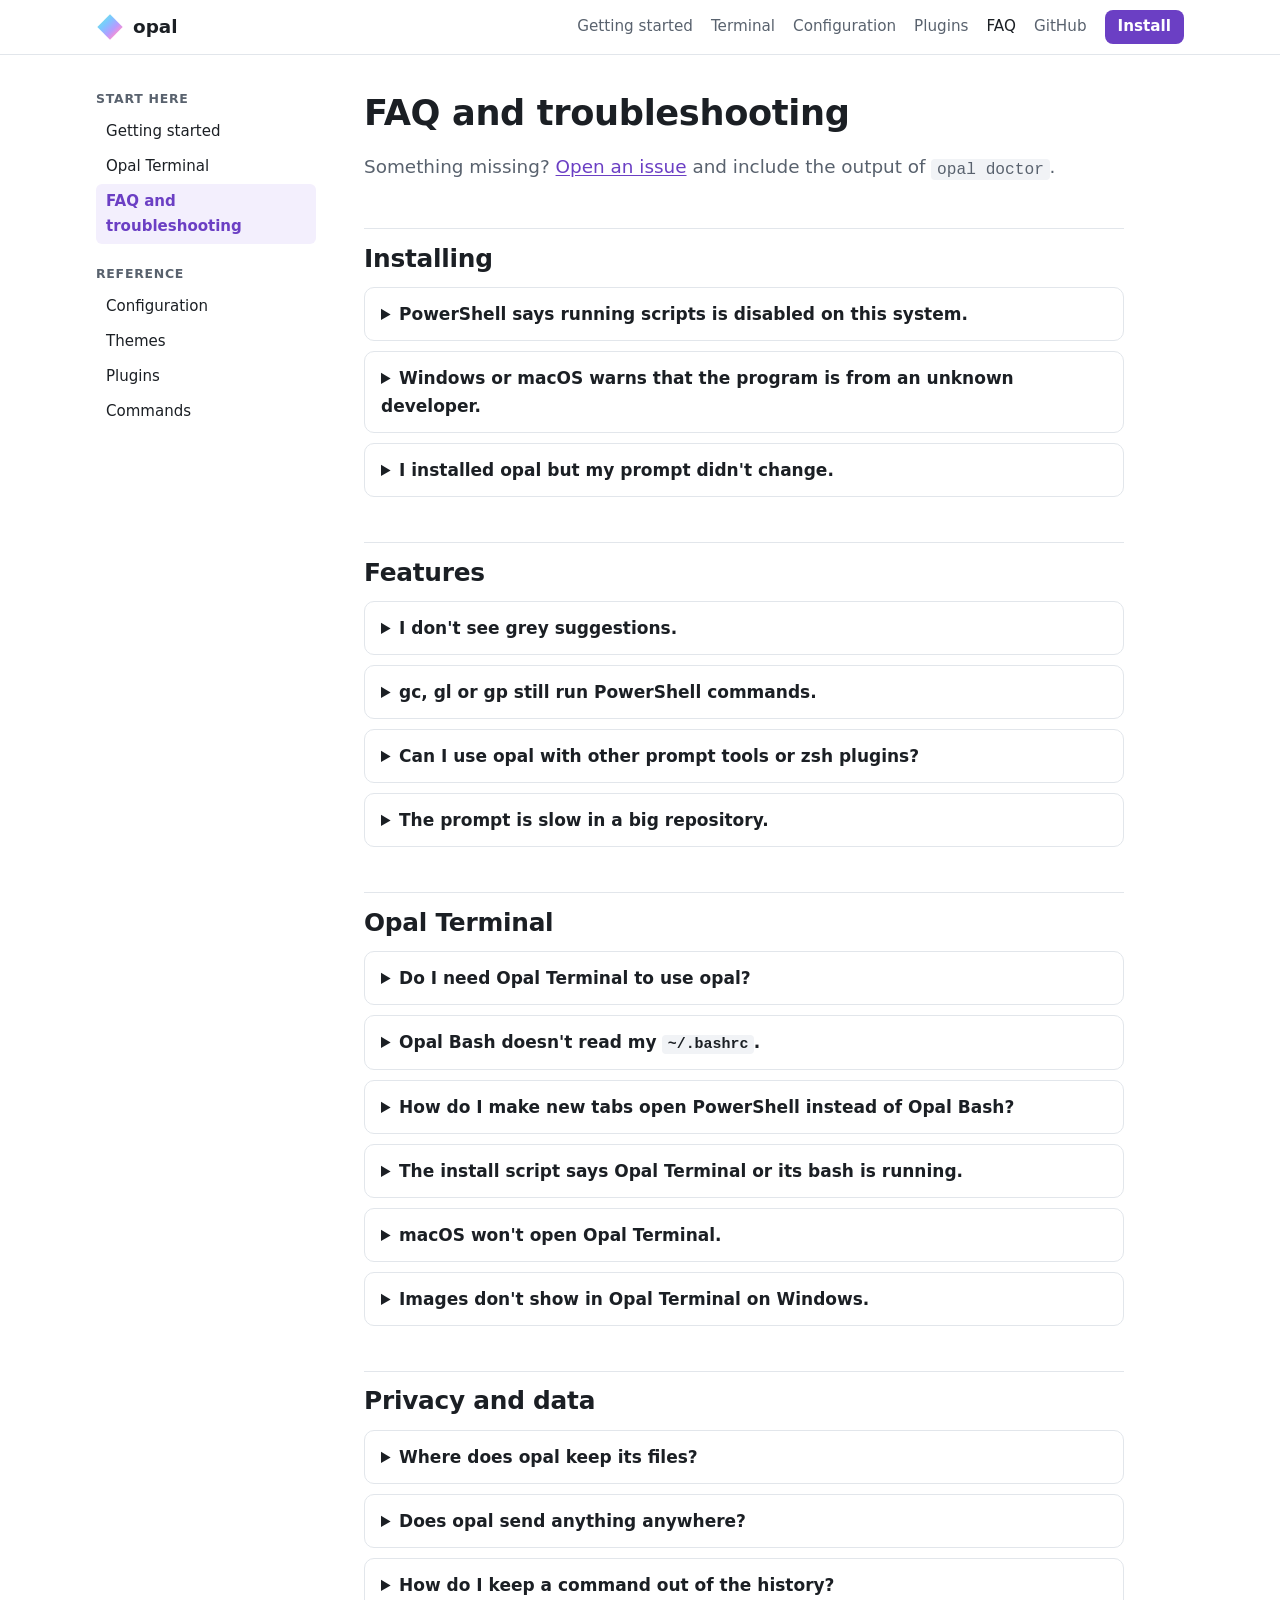
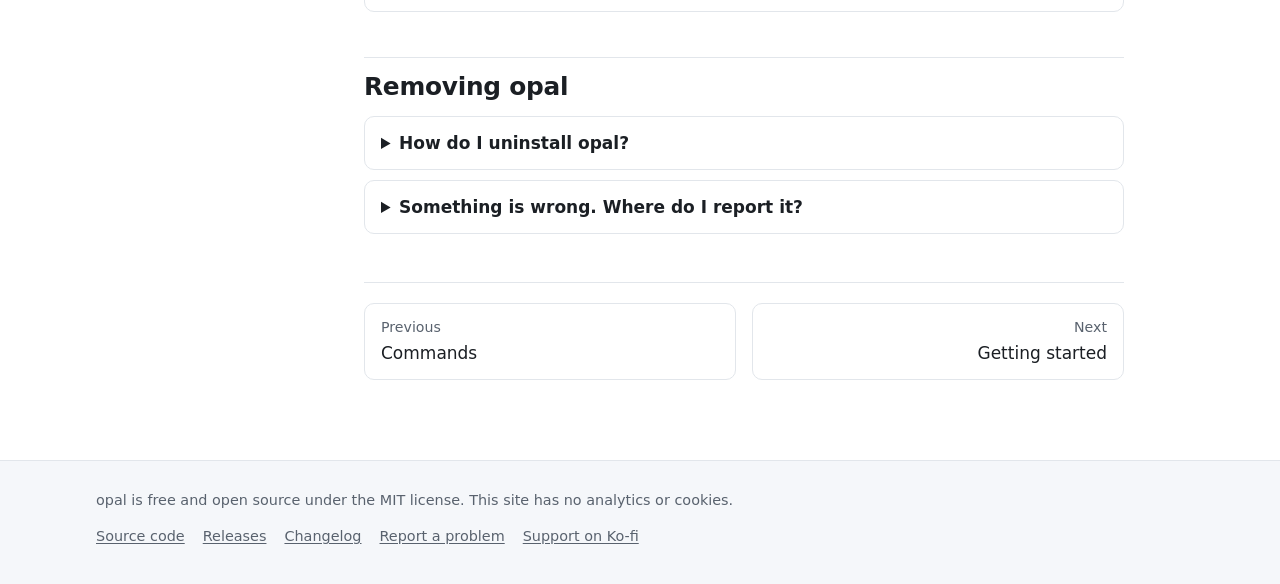
<file: site/faq.html>
<!doctype html>
<html lang="en">
<head>
  <meta charset="utf-8">
  <meta name="viewport" content="width=device-width, initial-scale=1">
  <title>FAQ and troubleshooting · opal</title>
  <meta name="description" content="Answers about installing opal, suggestions, PowerShell aliases, other shell tools, slow prompts, privacy and uninstalling.">
  <meta name="color-scheme" content="light dark">
  <link rel="icon" href="images/icon.svg" type="image/svg+xml">
  <link rel="stylesheet" href="assets/style.css">
</head>
<body>
<a class="skip" href="#main">Skip to content</a>
<header class="site-header">
  <div class="header-inner">
    <a class="brand" href="index.html"><img src="images/icon.svg" alt="" width="26" height="26">opal</a>
    <nav class="site-nav" aria-label="Main">
      <a href="getting-started.html">Getting started</a>
      <a href="terminal.html">Terminal</a>
      <a href="configuration.html">Configuration</a>
      <a href="plugins.html">Plugins</a>
      <a href="faq.html" aria-current="page">FAQ</a>
      <a href="https://github.com/gjnail/opal">GitHub</a>
      <a class="btn btn-primary btn-small" href="getting-started.html#install">Install</a>
    </nav>
  </div>
</header>
<div class="docs">
  <aside class="sidebar" aria-label="Documentation">
    <h2>Start here</h2>
    <ul>
      <li><a href="getting-started.html">Getting started</a></li>
      <li><a href="terminal.html">Opal Terminal</a></li>
      <li><a href="faq.html" aria-current="page">FAQ and troubleshooting</a></li>
    </ul>
    <h2>Reference</h2>
    <ul>
      <li><a href="configuration.html">Configuration</a></li>
      <li><a href="themes.html">Themes</a></li>
      <li><a href="plugins.html">Plugins</a></li>
      <li><a href="commands.html">Commands</a></li>
    </ul>
  </aside>

  <main id="main" class="prose faq">
    <h1>FAQ and troubleshooting</h1>
    <p class="lede">Something missing? <a href="https://github.com/gjnail/opal/issues">Open an issue</a> and include the output of <code>opal doctor</code>.</p>

    <h2 id="install-problems">Installing</h2>
    <details id="execution-policy">
      <summary>PowerShell says running scripts is disabled on this system.</summary>
      <p>Windows PowerShell's default execution policy doesn't run profile scripts, so the startup block opal adds can't run. Allow local scripts for your account (this doesn't need administrator rights):</p>
      <pre><code>Set-ExecutionPolicy -Scope CurrentUser RemoteSigned</code></pre>
      <p><code>opal setup</code> warns about this when it sees it.</p>
    </details>
    <details id="smartscreen">
      <summary>Windows or macOS warns that the program is from an unknown developer.</summary>
      <p>opal's binaries aren't code-signed. The install scripts download with PowerShell or curl, which doesn't trigger these warnings. If you downloaded an archive with a browser, Windows may show "Windows protected your PC" (click <strong>More info</strong>, then <strong>Run anyway</strong>) and macOS may refuse to open it until you allow it in System Settings &gt; Privacy &amp; Security.</p>
      <p>To check that a download was built from this repository, compare it with the release's <code>SHA256SUMS.txt</code>, or with the <a href="https://cli.github.com/">GitHub CLI</a>:</p>
      <pre><code>gh attestation verify opal_windows_amd64.zip --repo gjnail/opal</code></pre>
      <p>Opal Terminal's downloads (<code>opal-terminal_windows_amd64.zip</code> and so on) have their own <code>opal-terminal_SHA256SUMS.txt</code> and are attested the same way.</p>
    </details>
    <details id="not-loaded">
      <summary>I installed opal but my prompt didn't change.</summary>
      <p>Open a new terminal: shells that were already running don't read the new startup block. If that doesn't help, run <code>opal setup --dry-run</code> to see which startup files opal knows about, and check that your terminal starts the shell you expect. On macOS, and in terminals that start bash as a login shell, bash reads <code>.bash_profile</code>; setup makes that file load <code>.bashrc</code>. Opal Bash reads neither; see <a href="#opal-bash-rc">below</a>.</p>
    </details>

    <h2 id="features">Features</h2>
    <details id="suggestions">
      <summary>I don't see grey suggestions.</summary>
      <p>It depends on the shell:</p>
      <ul>
        <li>PowerShell: suggestions need PSReadLine 2.1 or newer, and Windows PowerShell 5.1 comes with 2.0. <code>opal doctor</code> shows your version. Upgrade it for your account with <code>Install-Module PSReadLine -Scope CurrentUser -Force -SkipPublisherCheck</code>, then open a new window.</li>
        <li>bash: readline can't draw them. Install <a href="https://github.com/akinomyoga/ble.sh">ble.sh</a> and opal loads it.</li>
        <li>zsh: opal draws them itself. If you load zsh-autosuggestions, it's used instead.</li>
        <li>fish: suggestions are built in; check that <code>fish_autosuggestion_enabled</code> isn't 0.</li>
      </ul>
      <p>Suggestions only appear for commands you've run before in that shell.</p>
    </details>
    <details id="aliases-clash">
      <summary>gc, gl or gp still run PowerShell commands.</summary>
      <p>PowerShell has built-in aliases with those names (<code>gc</code> is Get-Content, <code>gl</code> is Get-Location, <code>gp</code> is Get-ItemProperty), and opal keeps them unless you set <code>shell.pwsh.clobber_builtin_aliases = true</code> in the config. <code>opal doctor</code> lists every clash.</p>
    </details>
    <details id="other-tools">
      <summary>Can I use opal with other prompt tools or zsh plugins?</summary>
      <p>opal sets the prompt, so another prompt tool such as Starship replaces opal's prompt if it's loaded after opal, and is replaced by it if it's loaded before. zsh-autosuggestions, zsh-syntax-highlighting and fzf's key bindings work alongside opal; opal colors zsh-syntax-highlighting to match the theme and leaves Tab to fzf-tab if you use it. If something else also defines git aliases with the same names, whichever loads last wins.</p>
    </details>
    <details id="slow">
      <summary>The prompt is slow in a big repository.</summary>
      <p>opal waits for <code>git status</code> for 200 ms by default (<code>git_timeout_ms</code>). After that it shows the last known counts, marked with &hellip;, and updates them in the background, so the prompt shouldn't take much longer than that. Git's own <code>core.fsmonitor</code> and <code>core.untrackedCache</code> settings make <code>git status</code> itself faster in large repositories.</p>
      <p>On Windows, the first prompt after starting a terminal can take a little longer while Windows loads git.</p>
    </details>

    <h2 id="terminal">Opal Terminal</h2>
    <details id="terminal-needed">
      <summary>Do I need Opal Terminal to use opal?</summary>
      <p>No. The prompt, completion, suggestions, history and tools work in any terminal. <a href="terminal.html">Opal Terminal</a> is an extra that uses the same config and theme. To install opal without it, set <code>OPAL_NO_TERMINAL=1</code> before running the install script.</p>
    </details>
    <details id="opal-bash-rc">
      <summary>Opal Bash doesn't read my <code>~/.bashrc</code>.</summary>
      <p>That's on purpose: Opal Bash reads its own startup file, which loads opal, so it isn't affected by what other bash setups on the machine put in <code>~/.bashrc</code> and <code>~/.bash_profile</code>. Aliases, functions and environment variables for every shell go in <code>config.toml</code> (see <a href="configuration.html#aliases">Configuration</a>). For things only bash understands, such as <code>shopt</code> settings, create <code>~/.config/opal/bashrc</code>; Opal Bash reads it after loading opal.</p>
    </details>
    <details id="terminal-shell">
      <summary>How do I make new tabs open PowerShell instead of Opal Bash?</summary>
      <p>Choose it under Shell on the settings page (Ctrl+Comma), or set it in <code>config.toml</code>:</p>
      <pre><code>[terminal]
shell = "PowerShell"</code></pre>
      <p>The command palette's "New tab" entries open any of the other shells without changing the default.</p>
    </details>
    <details id="terminal-running">
      <summary>The install script says Opal Terminal or its bash is running.</summary>
      <p>On Windows, the script won't replace files that are in use. Close every Opal Terminal window, and any program you started from Opal Bash that's still running, then run the script again.</p>
    </details>
    <details id="terminal-macos">
      <summary>macOS won't open Opal Terminal.</summary>
      <p>The app has an ad-hoc signature rather than a Developer ID one, so macOS blocks a copy that was downloaded with a browser. The install script's copy isn't affected. Allow it with Open Anyway in System Settings &gt; Privacy &amp; Security, or run:</p>
      <pre><code>xattr -dr com.apple.quarantine "$HOME/Applications/Opal Terminal.app"</code></pre>
    </details>
    <details id="terminal-images">
      <summary>Images don't show in Opal Terminal on Windows.</summary>
      <p>The ConPTY built into Windows drops the escape sequences images use. Opal Terminal uses Microsoft's newer one when <code>conpty.dll</code> and <code>OpenConsole.exe</code> are next to <code>opal-terminal.exe</code>. The install script and the Windows download include them; for a build of your own, run <code>terminal/scripts/fetch-conpty.ps1</code>.</p>
    </details>

    <h2 id="privacy">Privacy and data</h2>
    <details id="data">
      <summary>Where does opal keep its files?</summary>
      <ul>
        <li>Config: <code>~/.config/opal/</code> on every system, including Windows (<code>%USERPROFILE%\.config\opal</code>).</li>
        <li>Data: <code>%LOCALAPPDATA%\opal</code> on Windows, <code>~/.local/share/opal</code> elsewhere. It holds <code>history.tsv</code> (the shared history), <code>jump.tsv</code> (remembered folders), caches for git status and tool completions, Opal Bash's <code>bash_history</code>, and Opal Terminal's <code>terminal-session.json</code>, which holds the recent output of each pane for session restore.</li>
        <li>The program: <code>%LOCALAPPDATA%\opal\bin</code> or <code>~/.local/bin</code> when installed with the scripts.</li>
        <li>Opal Terminal: <code>%LOCALAPPDATA%\opal\terminal</code> and a Start menu shortcut on Windows, <code>~/Applications/Opal Terminal.app</code> on macOS, and <code>~/.local/bin/opal-terminal</code> with a menu entry in <code>~/.local/share/applications</code> on Linux.</li>
      </ul>
    </details>
    <details id="network">
      <summary>Does opal send anything anywhere?</summary>
      <p>No. opal only goes online when you run <code>opal update</code>, <code>opal plugin install</code> or <code>opal plugin update</code>, and on Windows when <code>opal setup</code> offers to upgrade PSReadLine and you accept. Opal Terminal has no network code. Installing it from a clone of the repository downloads Opal Bash's packages from MSYS2 and the newer ConPTY from Microsoft's NuGet feed.</p>
    </details>
    <details id="private-commands">
      <summary>How do I keep a command out of the history?</summary>
      <p>Start it with a space. The shared history skips those lines, as bash and zsh do. To stop recording entirely, set <code>shared = false</code> under <code>[history]</code>. The history file is readable only by your account.</p>
    </details>

    <h2 id="removing">Removing opal</h2>
    <details id="uninstall">
      <summary>How do I uninstall opal?</summary>
      <p>Run <code>opal setup --remove</code> to take opal out of your startup files, then delete the program, Opal Terminal and the folders listed above. On Windows, also remove <code>%LOCALAPPDATA%\opal\bin</code> from your user PATH in Settings &gt; System &gt; About &gt; Advanced system settings &gt; Environment Variables.</p>
    </details>
    <details id="report">
      <summary>Something is wrong. Where do I report it?</summary>
      <p><a href="https://github.com/gjnail/opal/issues">Open an issue on GitHub</a> with your OS, shell and version, terminal, and the output of <code>opal doctor</code>. Problems that could make a shell run a command it shouldn't should be reported privately, as described in <a href="https://github.com/gjnail/opal/blob/main/SECURITY.md">SECURITY.md</a>. Pull requests are welcome; see the <a href="https://github.com/gjnail/opal/blob/main/CONTRIBUTING.md">contributing guide</a>.</p>
    </details>
    <div class="pager">
      <a href="commands.html"><small>Previous</small>Commands</a>
      <a class="next" href="getting-started.html"><small>Next</small>Getting started</a>
    </div>
  </main>
</div>

<footer class="site-footer">
  <div class="footer-inner">
    <span>opal is free and open source under the MIT license. This site has no analytics or cookies.</span>
    <nav aria-label="Footer">
      <a href="https://github.com/gjnail/opal">Source code</a>
      <a href="https://github.com/gjnail/opal/releases">Releases</a>
      <a href="https://github.com/gjnail/opal/blob/main/CHANGELOG.md">Changelog</a>
      <a href="https://github.com/gjnail/opal/issues">Report a problem</a>
      <a href="https://ko-fi.com/gnail">Support on Ko-fi</a>
    </nav>
  </div>
</footer>
<script src="assets/site.js"></script>
</body>
</html>
</file>
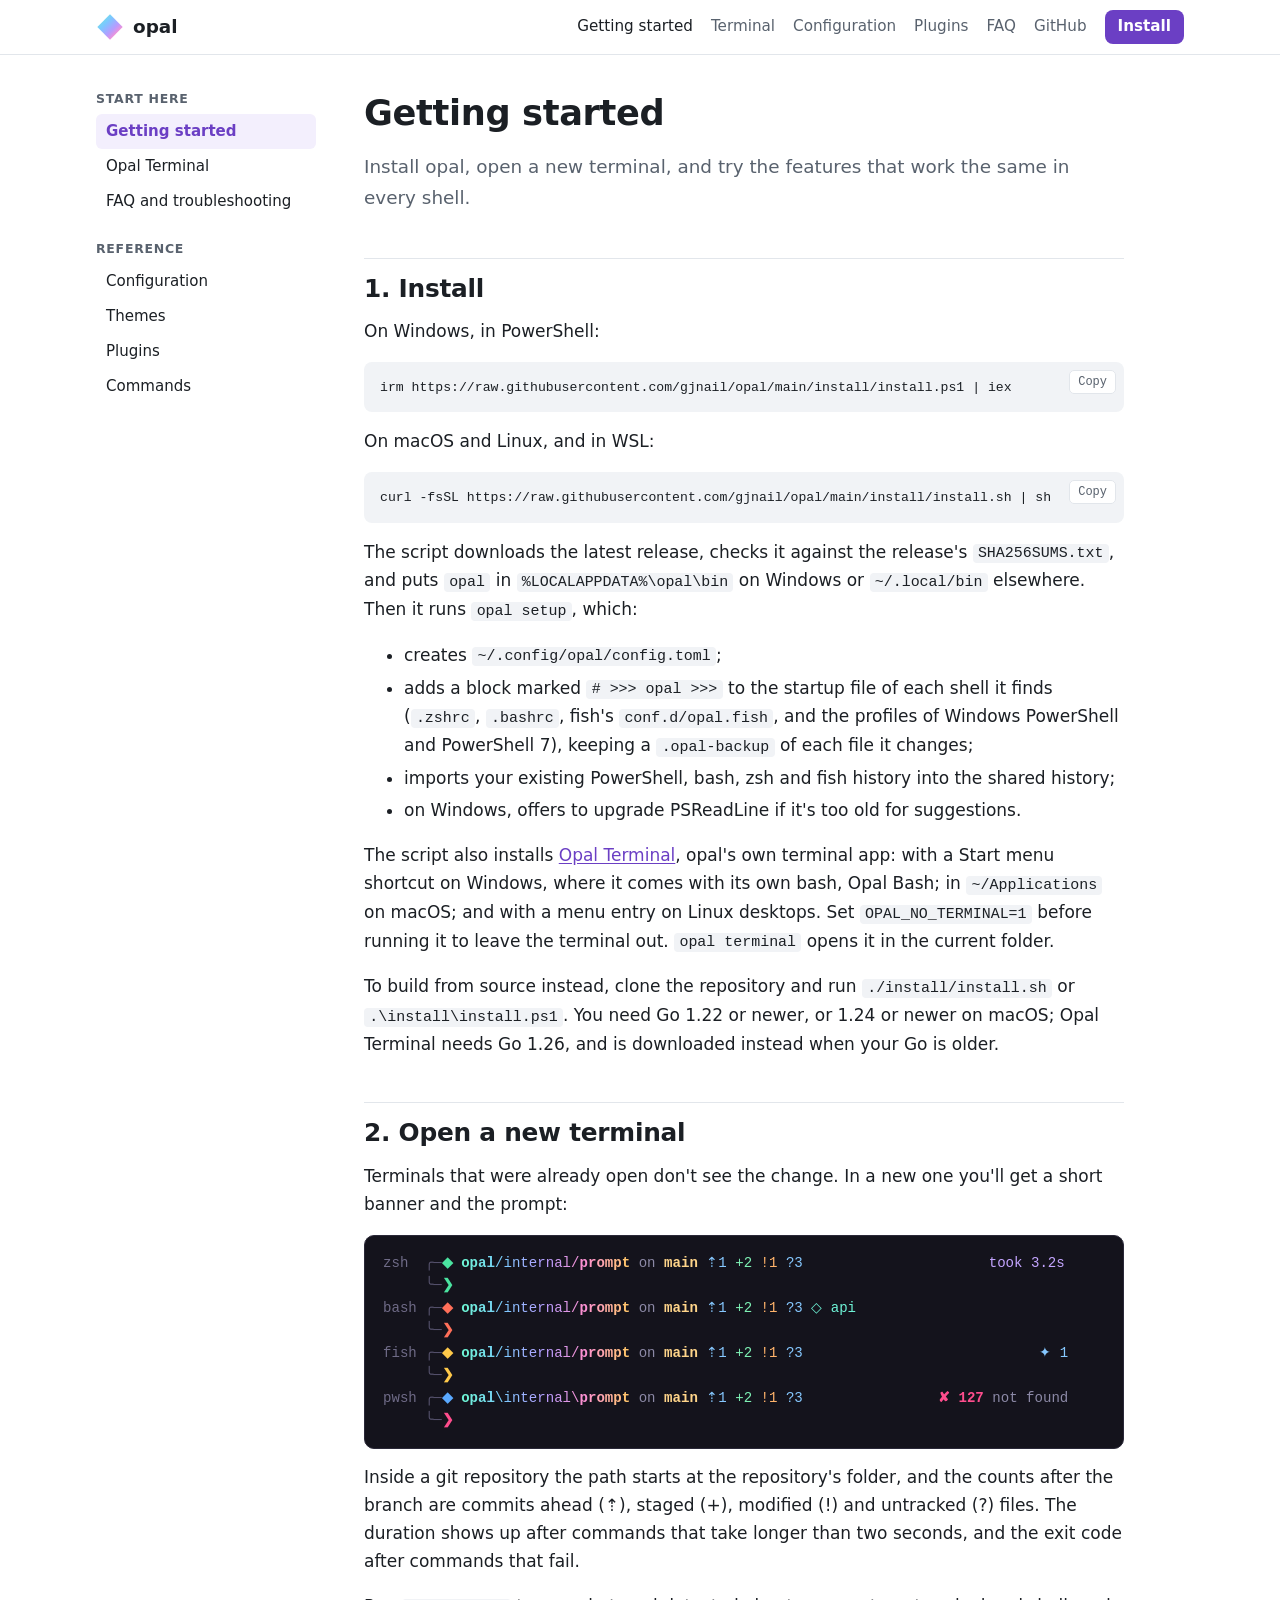
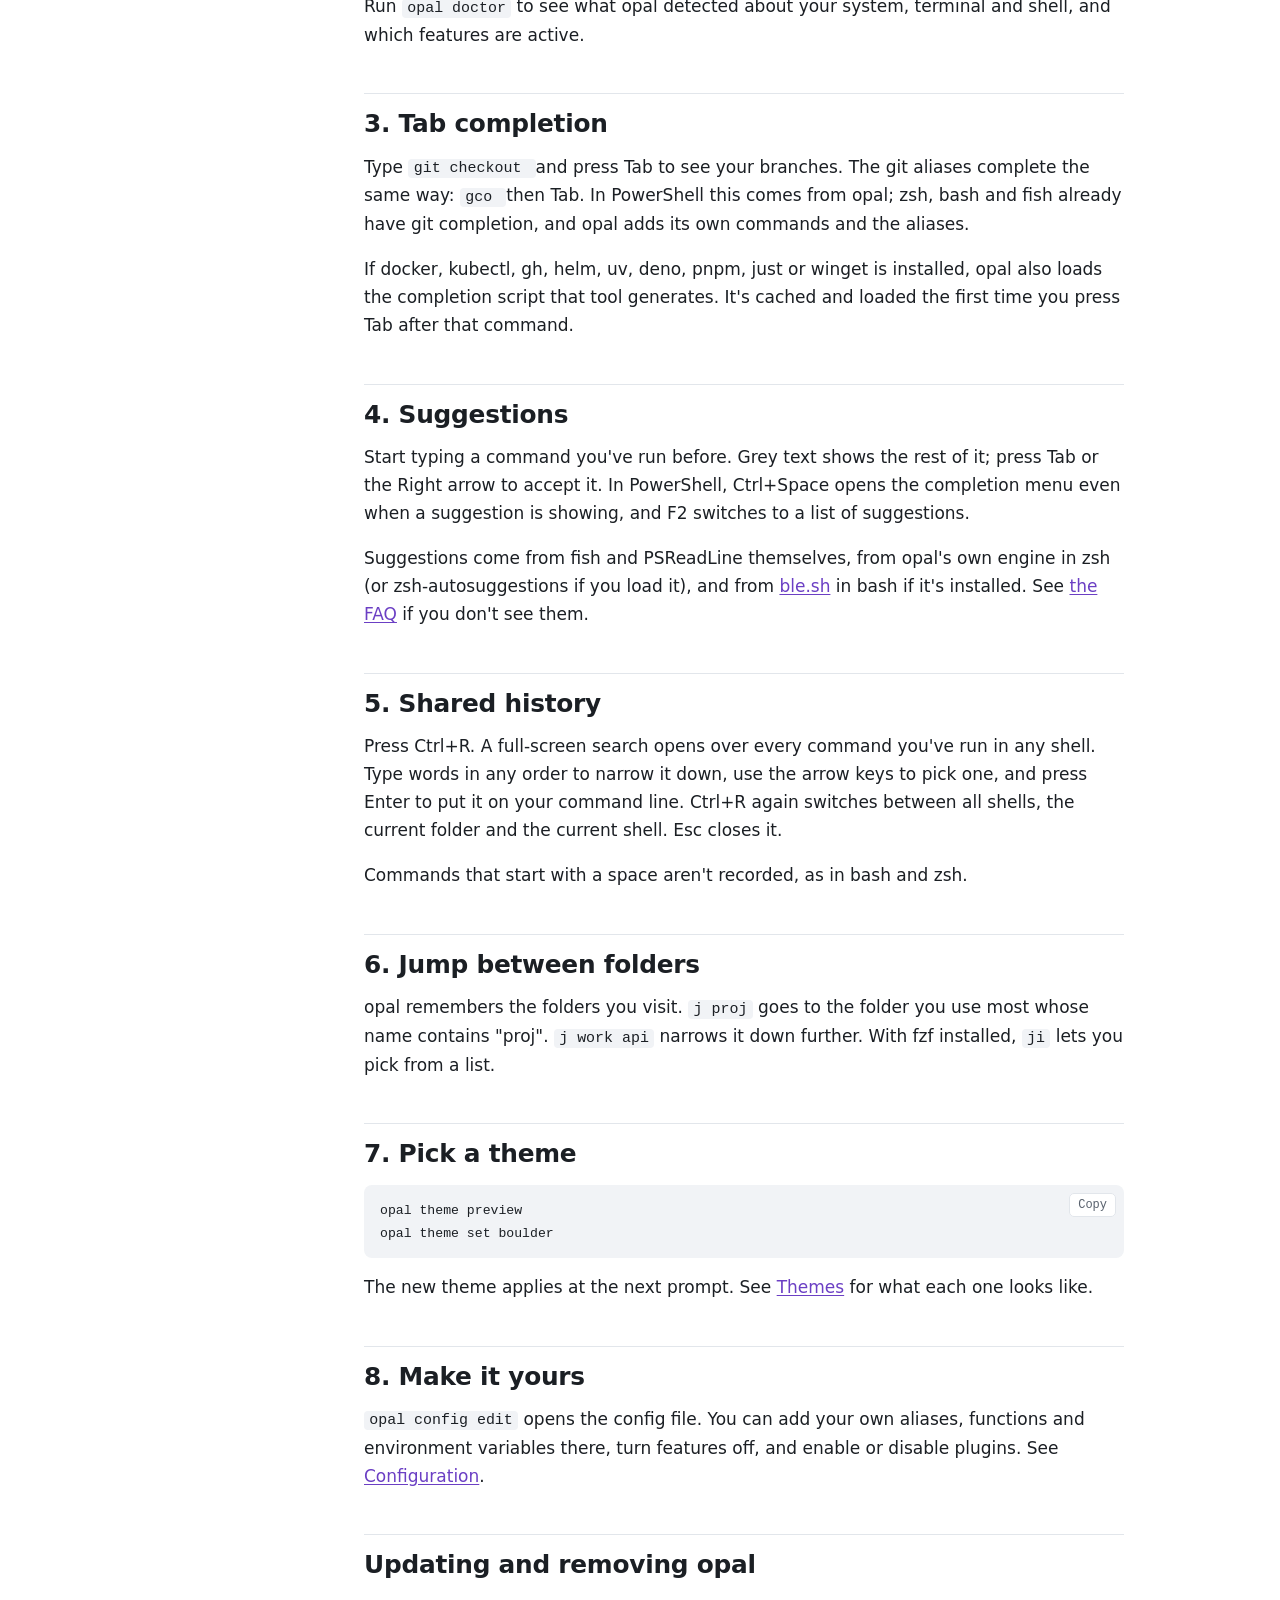
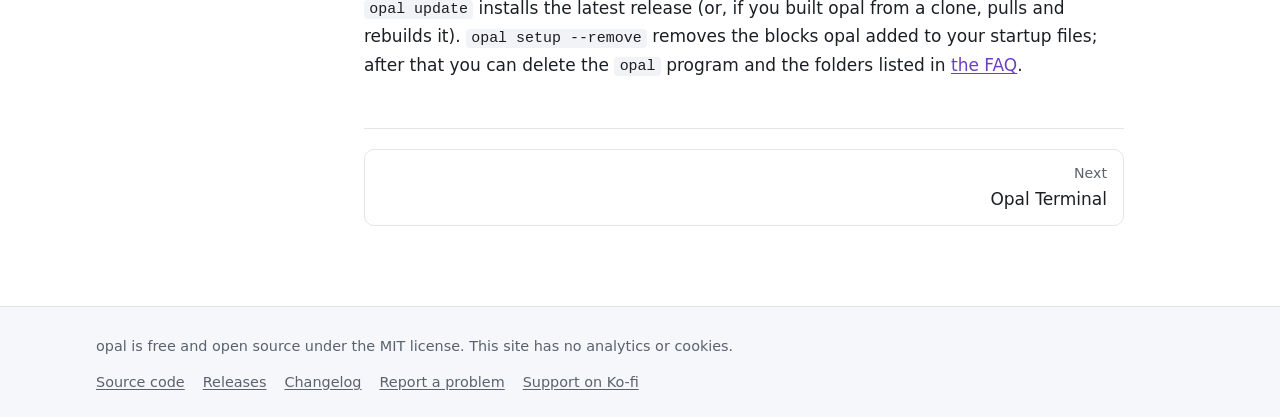
<file: site/getting-started.html>
<!doctype html>
<html lang="en">
<head>
  <meta charset="utf-8">
  <meta name="viewport" content="width=device-width, initial-scale=1">
  <title>Getting started · opal</title>
  <meta name="description" content="Install opal, see what it changes, and try the prompt, completion, suggestions and shared history.">
  <meta name="color-scheme" content="light dark">
  <link rel="icon" href="images/icon.svg" type="image/svg+xml">
  <link rel="stylesheet" href="assets/style.css">
</head>
<body>
<a class="skip" href="#main">Skip to content</a>
<header class="site-header">
  <div class="header-inner">
    <a class="brand" href="index.html"><img src="images/icon.svg" alt="" width="26" height="26">opal</a>
    <nav class="site-nav" aria-label="Main">
      <a href="getting-started.html" aria-current="page">Getting started</a>
      <a href="terminal.html">Terminal</a>
      <a href="configuration.html">Configuration</a>
      <a href="plugins.html">Plugins</a>
      <a href="faq.html">FAQ</a>
      <a href="https://github.com/gjnail/opal">GitHub</a>
      <a class="btn btn-primary btn-small" href="getting-started.html#install">Install</a>
    </nav>
  </div>
</header>
<div class="docs">
  <aside class="sidebar" aria-label="Documentation">
    <h2>Start here</h2>
    <ul>
      <li><a href="getting-started.html" aria-current="page">Getting started</a></li>
      <li><a href="terminal.html">Opal Terminal</a></li>
      <li><a href="faq.html">FAQ and troubleshooting</a></li>
    </ul>
    <h2>Reference</h2>
    <ul>
      <li><a href="configuration.html">Configuration</a></li>
      <li><a href="themes.html">Themes</a></li>
      <li><a href="plugins.html">Plugins</a></li>
      <li><a href="commands.html">Commands</a></li>
    </ul>
  </aside>

  <main id="main" class="prose">
    <h1>Getting started</h1>
    <p class="lede">Install opal, open a new terminal, and try the features that work the same in every shell.</p>

    <h2 id="install">1. Install</h2>
    <p>On Windows, in PowerShell:</p>
    <pre><code>irm https://raw.githubusercontent.com/gjnail/opal/main/install/install.ps1 | iex</code></pre>
    <p>On macOS and Linux, and in WSL:</p>
    <pre><code>curl -fsSL https://raw.githubusercontent.com/gjnail/opal/main/install/install.sh | sh</code></pre>
    <p>The script downloads the latest release, checks it against the release's <code>SHA256SUMS.txt</code>, and puts <code>opal</code> in <code>%LOCALAPPDATA%\opal\bin</code> on Windows or <code>~/.local/bin</code> elsewhere. Then it runs <code>opal setup</code>, which:</p>
    <ul>
      <li>creates <code>~/.config/opal/config.toml</code>;</li>
      <li>adds a block marked <code># &gt;&gt;&gt; opal &gt;&gt;&gt;</code> to the startup file of each shell it finds (<code>.zshrc</code>, <code>.bashrc</code>, fish's <code>conf.d/opal.fish</code>, and the profiles of Windows PowerShell and PowerShell 7), keeping a <code>.opal-backup</code> of each file it changes;</li>
      <li>imports your existing PowerShell, bash, zsh and fish history into the shared history;</li>
      <li>on Windows, offers to upgrade PSReadLine if it's too old for suggestions.</li>
    </ul>
    <p>The script also installs <a href="terminal.html">Opal Terminal</a>, opal's own terminal app: with a Start menu shortcut on Windows, where it comes with its own bash, Opal Bash; in <code>~/Applications</code> on macOS; and with a menu entry on Linux desktops. Set <code>OPAL_NO_TERMINAL=1</code> before running it to leave the terminal out. <code>opal terminal</code> opens it in the current folder.</p>
    <p>To build from source instead, clone the repository and run <code>./install/install.sh</code> or <code>.\install\install.ps1</code>. You need Go 1.22 or newer, or 1.24 or newer on macOS; Opal Terminal needs Go 1.26, and is downloaded instead when your Go is older.</p>

    <h2 id="first-look">2. Open a new terminal</h2>
    <p>Terminals that were already open don't see the change. In a new one you'll get a short banner and the prompt:</p>
<pre class="term" aria-label="The fire theme in zsh, bash, fish and PowerShell"><span class="term-label">zsh  </span><span style="color:#57536E">╭─</span><span style="color:#4BE3A0;font-weight:700">◆</span> <span style="color:#6EF3D6;font-weight:700">o</span><span style="color:#71EADF;font-weight:700">p</span><span style="color:#74E1E8;font-weight:700">a</span><span style="color:#77D8F1;font-weight:700">l</span><span style="color:#7ACEF9">/</span><span style="color:#80C5FF">i</span><span style="color:#8FBCFF">n</span><span style="color:#9CB3FF">t</span><span style="color:#A7AAFF">e</span><span style="color:#B1A1FF">r</span><span style="color:#BE9BFA">n</span><span style="color:#CE99F0">a</span><span style="color:#DE97E6">l</span><span style="color:#ED94DC">/</span><span style="color:#FB90D2;font-weight:700">p</span><span style="color:#FF99C3;font-weight:700">r</span><span style="color:#FFA4B1;font-weight:700">o</span><span style="color:#FFAF9E;font-weight:700">m</span><span style="color:#FFB988;font-weight:700">p</span><span style="color:#FFC36E;font-weight:700">t</span> <span style="color:#8C89A6">on </span><span style="color:#FFD58A;font-weight:700">main</span><span style="color:#86C8FF"> ⇡1</span><span style="color:#7EF0B4"> +2</span><span style="color:#FFB36B"> !1</span><span style="color:#86C8FF"> ?3</span>                      <span style="color:#C4A5FF">took 3.2s</span>
<span class="term-label">     </span><span style="color:#57536E">╰─</span><span style="color:#4BE3A0;font-weight:700">❯</span> 
<span class="term-label">bash </span><span style="color:#57536E">╭─</span><span style="color:#FF6F59;font-weight:700">◆</span> <span style="color:#6EF3D6;font-weight:700">o</span><span style="color:#71EADF;font-weight:700">p</span><span style="color:#74E1E8;font-weight:700">a</span><span style="color:#77D8F1;font-weight:700">l</span><span style="color:#7ACEF9">/</span><span style="color:#80C5FF">i</span><span style="color:#8FBCFF">n</span><span style="color:#9CB3FF">t</span><span style="color:#A7AAFF">e</span><span style="color:#B1A1FF">r</span><span style="color:#BE9BFA">n</span><span style="color:#CE99F0">a</span><span style="color:#DE97E6">l</span><span style="color:#ED94DC">/</span><span style="color:#FB90D2;font-weight:700">p</span><span style="color:#FF99C3;font-weight:700">r</span><span style="color:#FFA4B1;font-weight:700">o</span><span style="color:#FFAF9E;font-weight:700">m</span><span style="color:#FFB988;font-weight:700">p</span><span style="color:#FFC36E;font-weight:700">t</span> <span style="color:#8C89A6">on </span><span style="color:#FFD58A;font-weight:700">main</span><span style="color:#86C8FF"> ⇡1</span><span style="color:#7EF0B4"> +2</span><span style="color:#FFB36B"> !1</span><span style="color:#86C8FF"> ?3</span> <span style="color:#6EF3D6">◇ api</span>
<span class="term-label">     </span><span style="color:#57536E">╰─</span><span style="color:#FF6F59;font-weight:700">❯</span> 
<span class="term-label">fish </span><span style="color:#57536E">╭─</span><span style="color:#FFC94A;font-weight:700">◆</span> <span style="color:#6EF3D6;font-weight:700">o</span><span style="color:#71EADF;font-weight:700">p</span><span style="color:#74E1E8;font-weight:700">a</span><span style="color:#77D8F1;font-weight:700">l</span><span style="color:#7ACEF9">/</span><span style="color:#80C5FF">i</span><span style="color:#8FBCFF">n</span><span style="color:#9CB3FF">t</span><span style="color:#A7AAFF">e</span><span style="color:#B1A1FF">r</span><span style="color:#BE9BFA">n</span><span style="color:#CE99F0">a</span><span style="color:#DE97E6">l</span><span style="color:#ED94DC">/</span><span style="color:#FB90D2;font-weight:700">p</span><span style="color:#FF99C3;font-weight:700">r</span><span style="color:#FFA4B1;font-weight:700">o</span><span style="color:#FFAF9E;font-weight:700">m</span><span style="color:#FFB988;font-weight:700">p</span><span style="color:#FFC36E;font-weight:700">t</span> <span style="color:#8C89A6">on </span><span style="color:#FFD58A;font-weight:700">main</span><span style="color:#86C8FF"> ⇡1</span><span style="color:#7EF0B4"> +2</span><span style="color:#FFB36B"> !1</span><span style="color:#86C8FF"> ?3</span>                            <span style="color:#86C8FF">✦ 1</span>
<span class="term-label">     </span><span style="color:#57536E">╰─</span><span style="color:#FFC94A;font-weight:700">❯</span> 
<span class="term-label">pwsh </span><span style="color:#57536E">╭─</span><span style="color:#5AA9FF;font-weight:700">◆</span> <span style="color:#6EF3D6;font-weight:700">o</span><span style="color:#71EADF;font-weight:700">p</span><span style="color:#74E1E8;font-weight:700">a</span><span style="color:#77D8F1;font-weight:700">l</span><span style="color:#7ACEF9">\</span><span style="color:#80C5FF">i</span><span style="color:#8FBCFF">n</span><span style="color:#9CB3FF">t</span><span style="color:#A7AAFF">e</span><span style="color:#B1A1FF">r</span><span style="color:#BE9BFA">n</span><span style="color:#CE99F0">a</span><span style="color:#DE97E6">l</span><span style="color:#ED94DC">\</span><span style="color:#FB90D2;font-weight:700">p</span><span style="color:#FF99C3;font-weight:700">r</span><span style="color:#FFA4B1;font-weight:700">o</span><span style="color:#FFAF9E;font-weight:700">m</span><span style="color:#FFB988;font-weight:700">p</span><span style="color:#FFC36E;font-weight:700">t</span> <span style="color:#8C89A6">on </span><span style="color:#FFD58A;font-weight:700">main</span><span style="color:#86C8FF"> ⇡1</span><span style="color:#7EF0B4"> +2</span><span style="color:#FFB36B"> !1</span><span style="color:#86C8FF"> ?3</span>                <span style="color:#FF4D8D;font-weight:700">✘ 127</span><span style="color:#8C89A6"> not found</span>
<span class="term-label">     </span><span style="color:#57536E">╰─</span><span style="color:#FF4D8D;font-weight:700">❯</span> </pre>
    <p>Inside a git repository the path starts at the repository's folder, and the counts after the branch are commits ahead (&#x21E1;), staged (+), modified (!) and untracked (?) files. The duration shows up after commands that take longer than two seconds, and the exit code after commands that fail.</p>
    <p>Run <code>opal doctor</code> to see what opal detected about your system, terminal and shell, and which features are active.</p>

    <h2 id="completion">3. Tab completion</h2>
    <p>Type <code>git checkout </code> and press Tab to see your branches. The git aliases complete the same way: <code>gco </code> then Tab. In PowerShell this comes from opal; zsh, bash and fish already have git completion, and opal adds its own commands and the aliases.</p>
    <p>If docker, kubectl, gh, helm, uv, deno, pnpm, just or winget is installed, opal also loads the completion script that tool generates. It's cached and loaded the first time you press Tab after that command.</p>

    <h2 id="suggestions">4. Suggestions</h2>
    <p>Start typing a command you've run before. Grey text shows the rest of it; press Tab or the Right arrow to accept it. In PowerShell, Ctrl+Space opens the completion menu even when a suggestion is showing, and F2 switches to a list of suggestions.</p>
    <p>Suggestions come from fish and PSReadLine themselves, from opal's own engine in zsh (or zsh-autosuggestions if you load it), and from <a href="https://github.com/akinomyoga/ble.sh">ble.sh</a> in bash if it's installed. See <a href="faq.html#suggestions">the FAQ</a> if you don't see them.</p>

    <h2 id="history">5. Shared history</h2>
    <p>Press Ctrl+R. A full-screen search opens over every command you've run in any shell. Type words in any order to narrow it down, use the arrow keys to pick one, and press Enter to put it on your command line. Ctrl+R again switches between all shells, the current folder and the current shell. Esc closes it.</p>
    <p>Commands that start with a space aren't recorded, as in bash and zsh.</p>

    <h2 id="jump">6. Jump between folders</h2>
    <p>opal remembers the folders you visit. <code>j proj</code> goes to the folder you use most whose name contains "proj". <code>j work api</code> narrows it down further. With fzf installed, <code>ji</code> lets you pick from a list.</p>

    <h2 id="theme">7. Pick a theme</h2>
    <pre><code>opal theme preview
opal theme set boulder</code></pre>
    <p>The new theme applies at the next prompt. See <a href="themes.html">Themes</a> for what each one looks like.</p>

    <h2 id="config">8. Make it yours</h2>
    <p><code>opal config edit</code> opens the config file. You can add your own aliases, functions and environment variables there, turn features off, and enable or disable plugins. See <a href="configuration.html">Configuration</a>.</p>

    <h2 id="update">Updating and removing opal</h2>
    <p><code>opal update</code> installs the latest release (or, if you built opal from a clone, pulls and rebuilds it). <code>opal setup --remove</code> removes the blocks opal added to your startup files; after that you can delete the <code>opal</code> program and the folders listed in <a href="faq.html#data">the FAQ</a>.</p>
    <div class="pager">
      <a class="next" href="terminal.html"><small>Next</small>Opal Terminal</a>
    </div>
  </main>
</div>

<footer class="site-footer">
  <div class="footer-inner">
    <span>opal is free and open source under the MIT license. This site has no analytics or cookies.</span>
    <nav aria-label="Footer">
      <a href="https://github.com/gjnail/opal">Source code</a>
      <a href="https://github.com/gjnail/opal/releases">Releases</a>
      <a href="https://github.com/gjnail/opal/blob/main/CHANGELOG.md">Changelog</a>
      <a href="https://github.com/gjnail/opal/issues">Report a problem</a>
      <a href="https://ko-fi.com/gnail">Support on Ko-fi</a>
    </nav>
  </div>
</footer>
<script src="assets/site.js"></script>
</body>
</html>
</file>
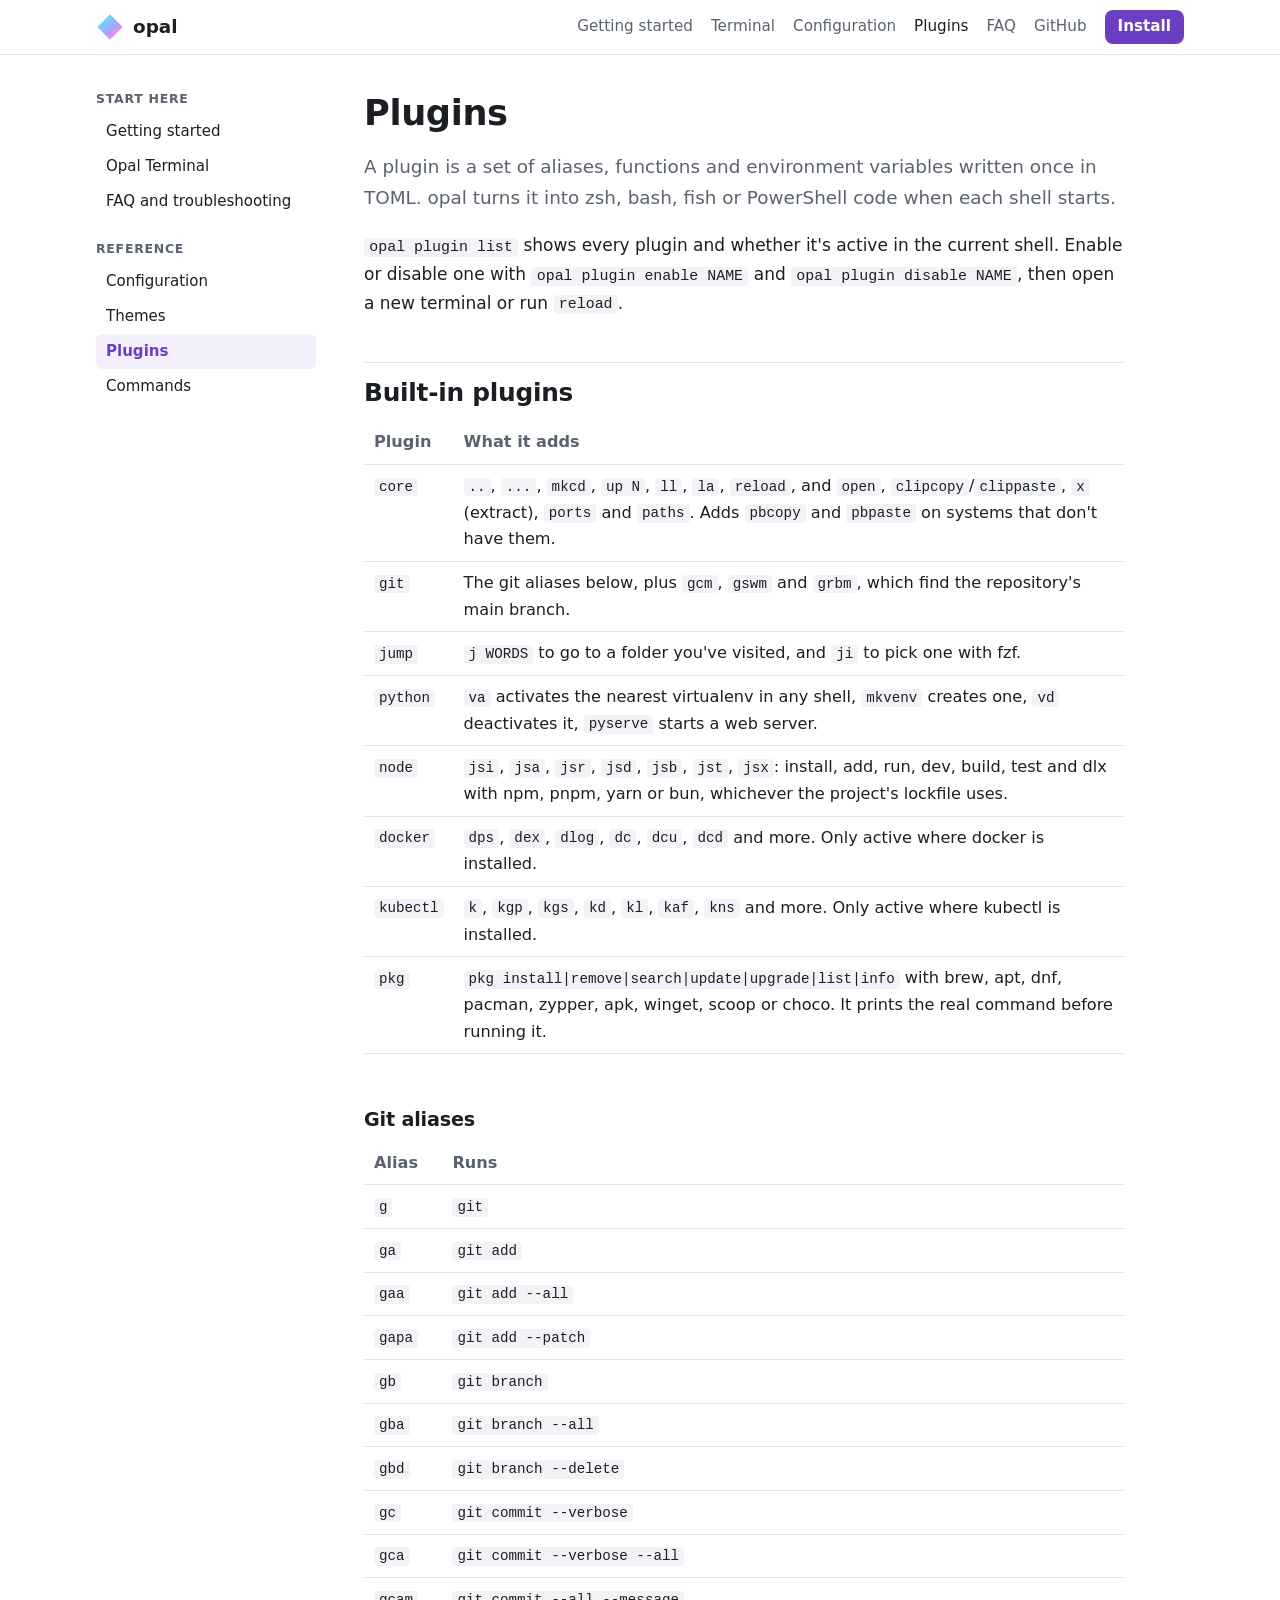
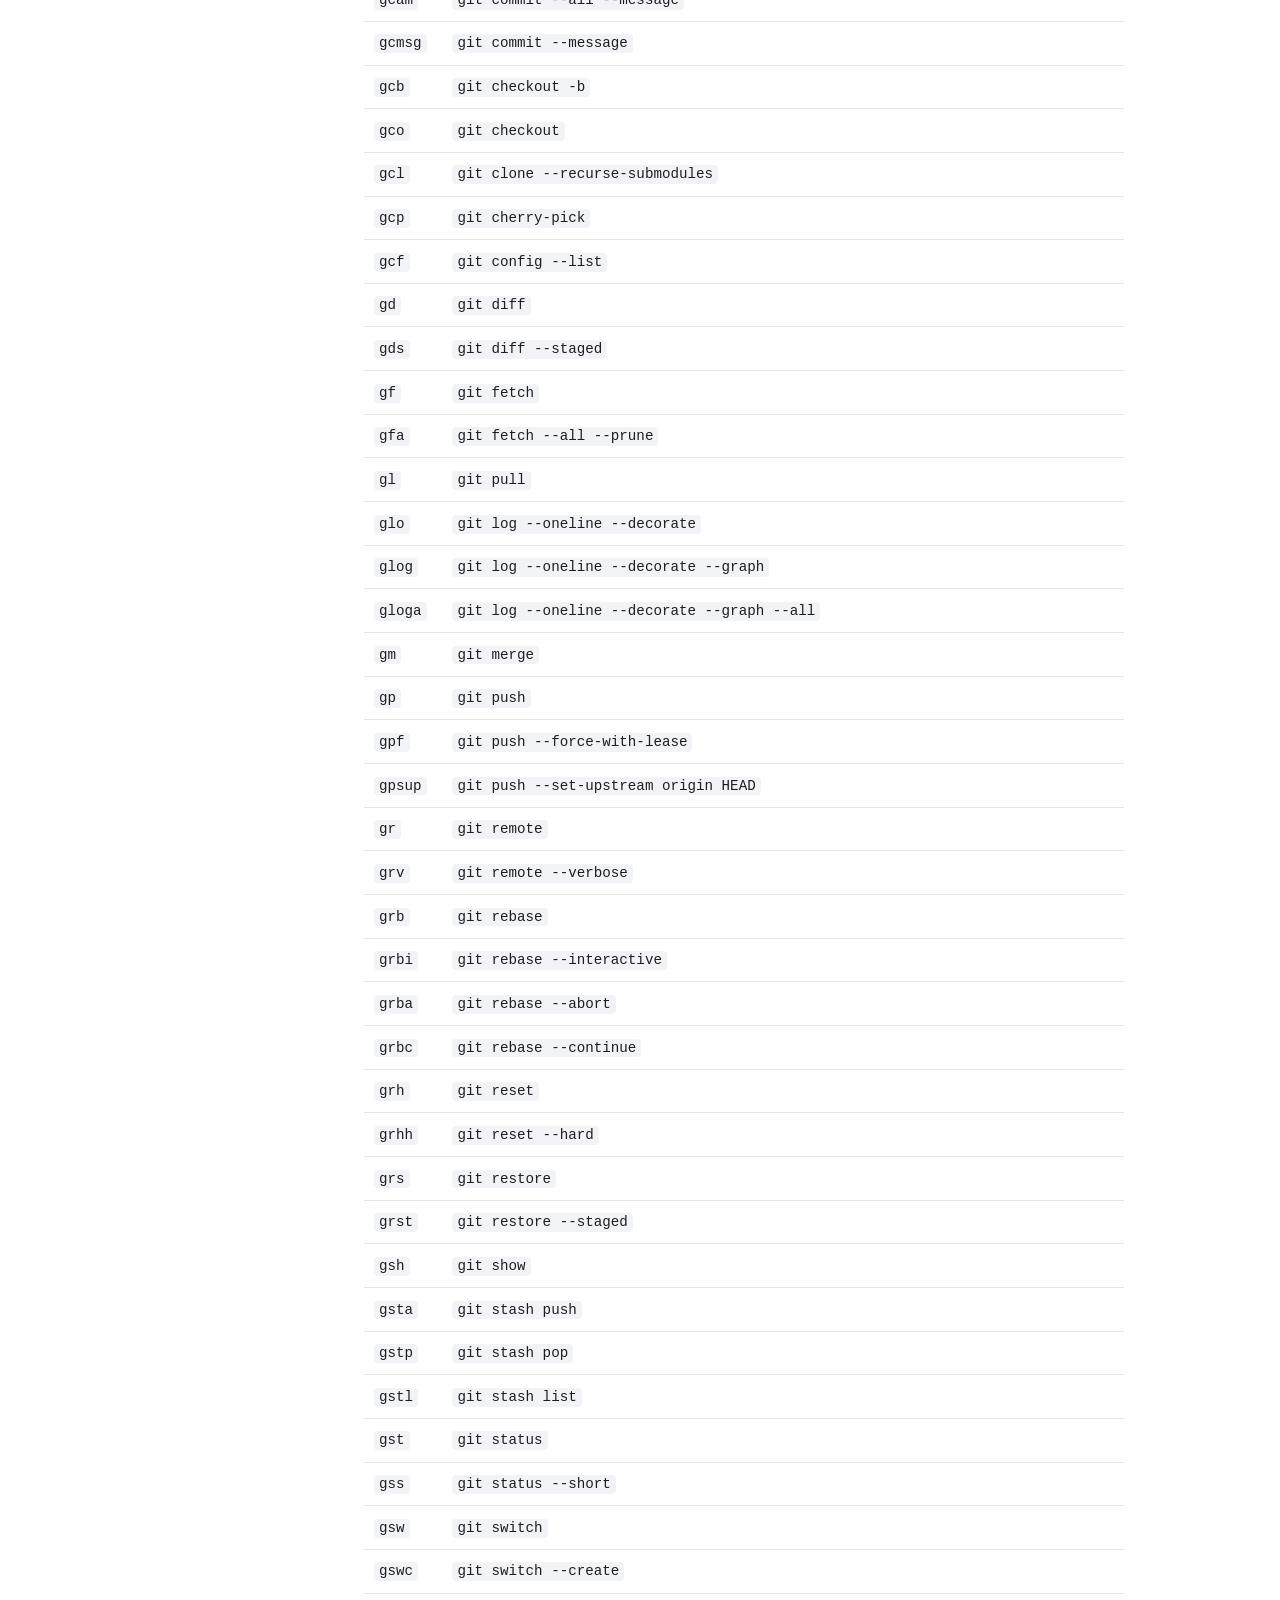
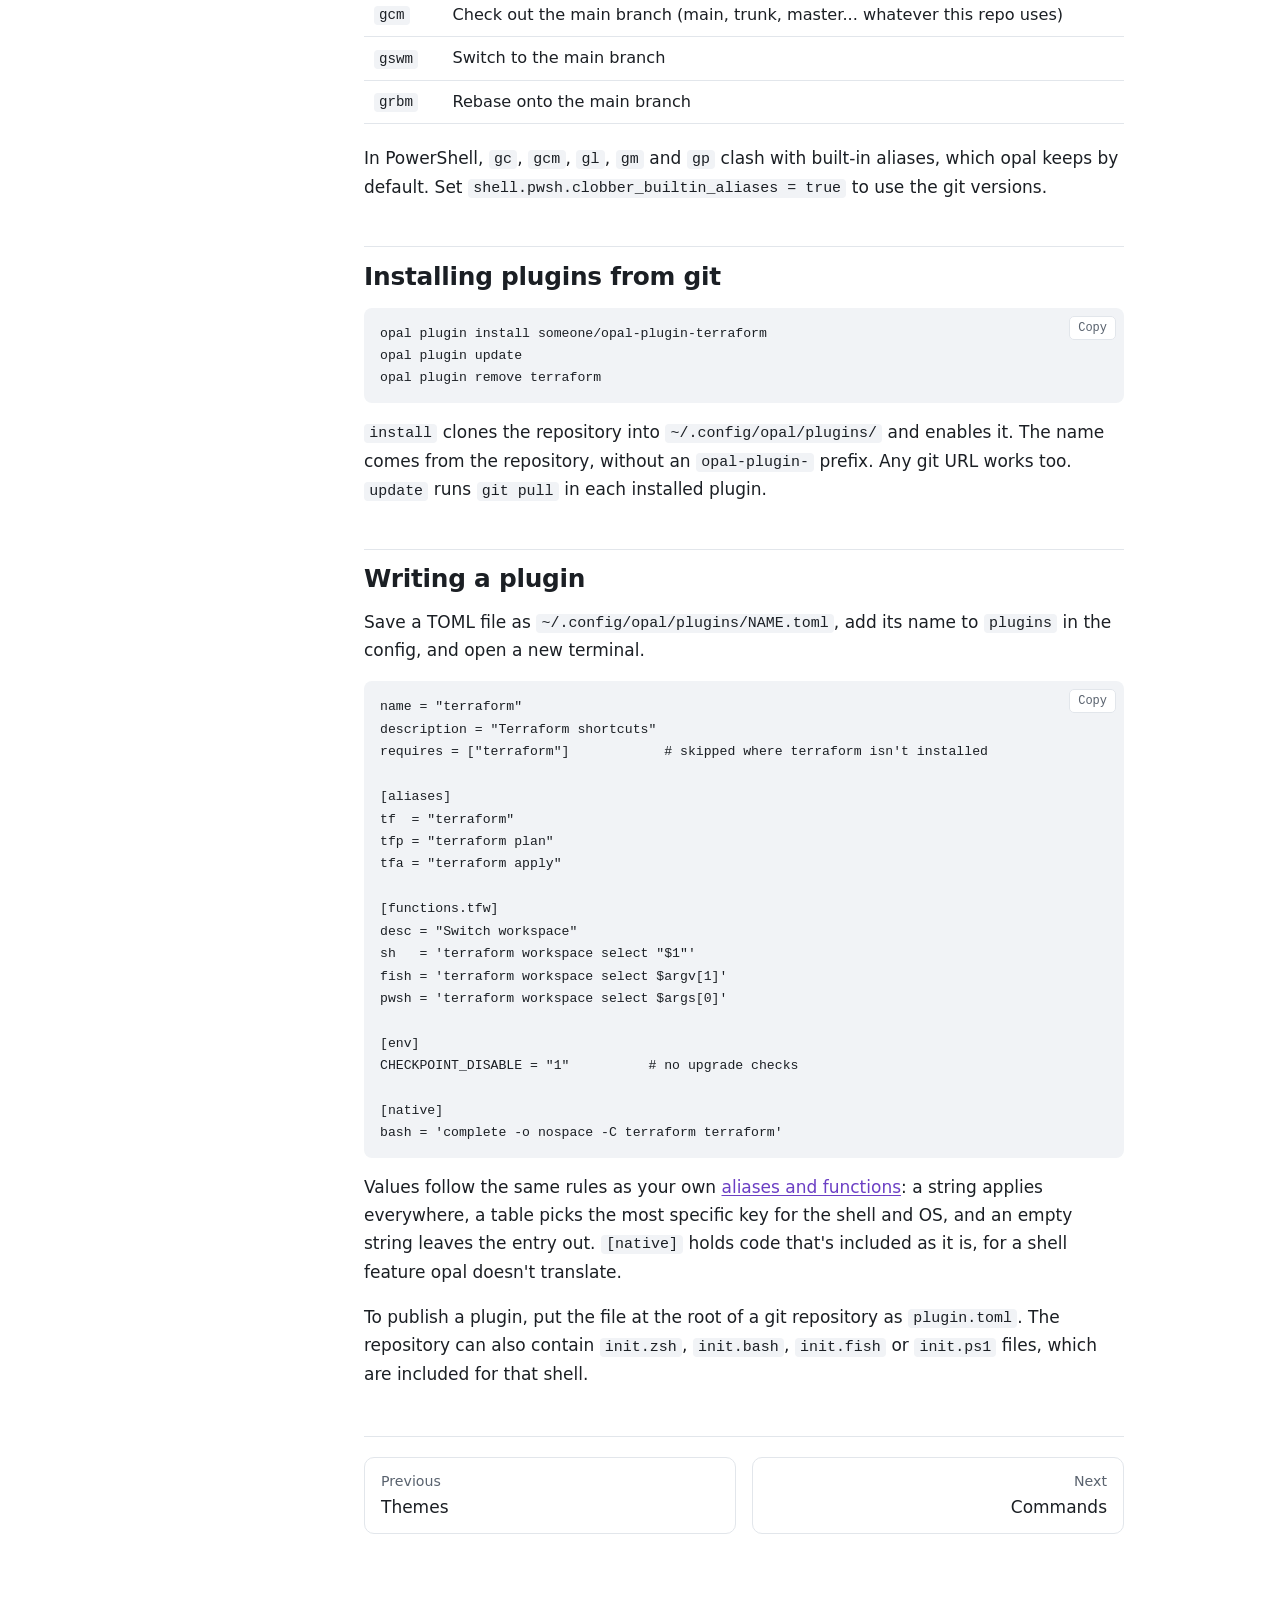
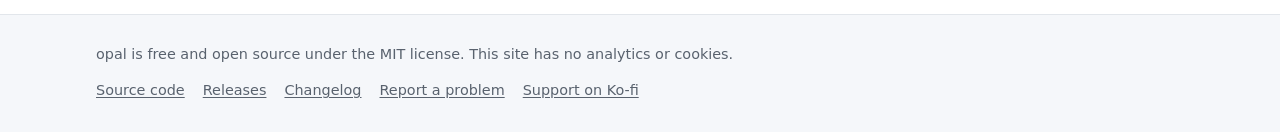
<file: site/plugins.html>
<!doctype html>
<html lang="en">
<head>
  <meta charset="utf-8">
  <meta name="viewport" content="width=device-width, initial-scale=1">
  <title>Plugins · opal</title>
  <meta name="description" content="opal&#x27;s built-in plugins, installing plugins from git, and writing your own in TOML.">
  <meta name="color-scheme" content="light dark">
  <link rel="icon" href="images/icon.svg" type="image/svg+xml">
  <link rel="stylesheet" href="assets/style.css">
</head>
<body>
<a class="skip" href="#main">Skip to content</a>
<header class="site-header">
  <div class="header-inner">
    <a class="brand" href="index.html"><img src="images/icon.svg" alt="" width="26" height="26">opal</a>
    <nav class="site-nav" aria-label="Main">
      <a href="getting-started.html">Getting started</a>
      <a href="terminal.html">Terminal</a>
      <a href="configuration.html">Configuration</a>
      <a href="plugins.html" aria-current="page">Plugins</a>
      <a href="faq.html">FAQ</a>
      <a href="https://github.com/gjnail/opal">GitHub</a>
      <a class="btn btn-primary btn-small" href="getting-started.html#install">Install</a>
    </nav>
  </div>
</header>
<div class="docs">
  <aside class="sidebar" aria-label="Documentation">
    <h2>Start here</h2>
    <ul>
      <li><a href="getting-started.html">Getting started</a></li>
      <li><a href="terminal.html">Opal Terminal</a></li>
      <li><a href="faq.html">FAQ and troubleshooting</a></li>
    </ul>
    <h2>Reference</h2>
    <ul>
      <li><a href="configuration.html">Configuration</a></li>
      <li><a href="themes.html">Themes</a></li>
      <li><a href="plugins.html" aria-current="page">Plugins</a></li>
      <li><a href="commands.html">Commands</a></li>
    </ul>
  </aside>

  <main id="main" class="prose">
    <h1>Plugins</h1>
    <p class="lede">A plugin is a set of aliases, functions and environment variables written once in TOML. opal turns it into zsh, bash, fish or PowerShell code when each shell starts.</p>
    <p><code>opal plugin list</code> shows every plugin and whether it's active in the current shell. Enable or disable one with <code>opal plugin enable NAME</code> and <code>opal plugin disable NAME</code>, then open a new terminal or run <code>reload</code>.</p>

    <h2 id="built-in">Built-in plugins</h2>
    <div class="table-wrap"><table>
      <tr><th>Plugin</th><th>What it adds</th></tr>
      <tr><td><code>core</code></td><td><code>..</code>, <code>...</code>, <code>mkcd</code>, <code>up N</code>, <code>ll</code>, <code>la</code>, <code>reload</code>, and <code>open</code>, <code>clipcopy</code>/<code>clippaste</code>, <code>x</code> (extract), <code>ports</code> and <code>paths</code>. Adds <code>pbcopy</code> and <code>pbpaste</code> on systems that don't have them.</td></tr>
      <tr><td><code>git</code></td><td>The git aliases below, plus <code>gcm</code>, <code>gswm</code> and <code>grbm</code>, which find the repository's main branch.</td></tr>
      <tr><td><code>jump</code></td><td><code>j WORDS</code> to go to a folder you've visited, and <code>ji</code> to pick one with fzf.</td></tr>
      <tr><td><code>python</code></td><td><code>va</code> activates the nearest virtualenv in any shell, <code>mkvenv</code> creates one, <code>vd</code> deactivates it, <code>pyserve</code> starts a web server.</td></tr>
      <tr><td><code>node</code></td><td><code>jsi</code>, <code>jsa</code>, <code>jsr</code>, <code>jsd</code>, <code>jsb</code>, <code>jst</code>, <code>jsx</code>: install, add, run, dev, build, test and dlx with npm, pnpm, yarn or bun, whichever the project's lockfile uses.</td></tr>
      <tr><td><code>docker</code></td><td><code>dps</code>, <code>dex</code>, <code>dlog</code>, <code>dc</code>, <code>dcu</code>, <code>dcd</code> and more. Only active where docker is installed.</td></tr>
      <tr><td><code>kubectl</code></td><td><code>k</code>, <code>kgp</code>, <code>kgs</code>, <code>kd</code>, <code>kl</code>, <code>kaf</code>, <code>kns</code> and more. Only active where kubectl is installed.</td></tr>
      <tr><td><code>pkg</code></td><td><code>pkg install|remove|search|update|upgrade|list|info</code> with brew, apt, dnf, pacman, zypper, apk, winget, scoop or choco. It prints the real command before running it.</td></tr>
    </table></div>

    <h3 id="git-aliases">Git aliases</h3>
    <div class="table-wrap"><table>
      <tr><th>Alias</th><th>Runs</th></tr>
      <tr><td><code>g</code></td><td><code>git</code></td></tr>
      <tr><td><code>ga</code></td><td><code>git add</code></td></tr>
      <tr><td><code>gaa</code></td><td><code>git add --all</code></td></tr>
      <tr><td><code>gapa</code></td><td><code>git add --patch</code></td></tr>
      <tr><td><code>gb</code></td><td><code>git branch</code></td></tr>
      <tr><td><code>gba</code></td><td><code>git branch --all</code></td></tr>
      <tr><td><code>gbd</code></td><td><code>git branch --delete</code></td></tr>
      <tr><td><code>gc</code></td><td><code>git commit --verbose</code></td></tr>
      <tr><td><code>gca</code></td><td><code>git commit --verbose --all</code></td></tr>
      <tr><td><code>gcam</code></td><td><code>git commit --all --message</code></td></tr>
      <tr><td><code>gcmsg</code></td><td><code>git commit --message</code></td></tr>
      <tr><td><code>gcb</code></td><td><code>git checkout -b</code></td></tr>
      <tr><td><code>gco</code></td><td><code>git checkout</code></td></tr>
      <tr><td><code>gcl</code></td><td><code>git clone --recurse-submodules</code></td></tr>
      <tr><td><code>gcp</code></td><td><code>git cherry-pick</code></td></tr>
      <tr><td><code>gcf</code></td><td><code>git config --list</code></td></tr>
      <tr><td><code>gd</code></td><td><code>git diff</code></td></tr>
      <tr><td><code>gds</code></td><td><code>git diff --staged</code></td></tr>
      <tr><td><code>gf</code></td><td><code>git fetch</code></td></tr>
      <tr><td><code>gfa</code></td><td><code>git fetch --all --prune</code></td></tr>
      <tr><td><code>gl</code></td><td><code>git pull</code></td></tr>
      <tr><td><code>glo</code></td><td><code>git log --oneline --decorate</code></td></tr>
      <tr><td><code>glog</code></td><td><code>git log --oneline --decorate --graph</code></td></tr>
      <tr><td><code>gloga</code></td><td><code>git log --oneline --decorate --graph --all</code></td></tr>
      <tr><td><code>gm</code></td><td><code>git merge</code></td></tr>
      <tr><td><code>gp</code></td><td><code>git push</code></td></tr>
      <tr><td><code>gpf</code></td><td><code>git push --force-with-lease</code></td></tr>
      <tr><td><code>gpsup</code></td><td><code>git push --set-upstream origin HEAD</code></td></tr>
      <tr><td><code>gr</code></td><td><code>git remote</code></td></tr>
      <tr><td><code>grv</code></td><td><code>git remote --verbose</code></td></tr>
      <tr><td><code>grb</code></td><td><code>git rebase</code></td></tr>
      <tr><td><code>grbi</code></td><td><code>git rebase --interactive</code></td></tr>
      <tr><td><code>grba</code></td><td><code>git rebase --abort</code></td></tr>
      <tr><td><code>grbc</code></td><td><code>git rebase --continue</code></td></tr>
      <tr><td><code>grh</code></td><td><code>git reset</code></td></tr>
      <tr><td><code>grhh</code></td><td><code>git reset --hard</code></td></tr>
      <tr><td><code>grs</code></td><td><code>git restore</code></td></tr>
      <tr><td><code>grst</code></td><td><code>git restore --staged</code></td></tr>
      <tr><td><code>gsh</code></td><td><code>git show</code></td></tr>
      <tr><td><code>gsta</code></td><td><code>git stash push</code></td></tr>
      <tr><td><code>gstp</code></td><td><code>git stash pop</code></td></tr>
      <tr><td><code>gstl</code></td><td><code>git stash list</code></td></tr>
      <tr><td><code>gst</code></td><td><code>git status</code></td></tr>
      <tr><td><code>gss</code></td><td><code>git status --short</code></td></tr>
      <tr><td><code>gsw</code></td><td><code>git switch</code></td></tr>
      <tr><td><code>gswc</code></td><td><code>git switch --create</code></td></tr>
      <tr><td><code>gcm</code></td><td>Check out the main branch (main, trunk, master... whatever this repo uses)</td></tr>
      <tr><td><code>gswm</code></td><td>Switch to the main branch</td></tr>
      <tr><td><code>grbm</code></td><td>Rebase onto the main branch</td></tr>
    </table></div>
    <p>In PowerShell, <code>gc</code>, <code>gcm</code>, <code>gl</code>, <code>gm</code> and <code>gp</code> clash with built-in aliases, which opal keeps by default. Set <code>shell.pwsh.clobber_builtin_aliases = true</code> to use the git versions.</p>

    <h2 id="install">Installing plugins from git</h2>
    <pre><code>opal plugin install someone/opal-plugin-terraform
opal plugin update
opal plugin remove terraform</code></pre>
    <p><code>install</code> clones the repository into <code>~/.config/opal/plugins/</code> and enables it. The name comes from the repository, without an <code>opal-plugin-</code> prefix. Any git URL works too. <code>update</code> runs <code>git pull</code> in each installed plugin.</p>

    <h2 id="writing">Writing a plugin</h2>
    <p>Save a TOML file as <code>~/.config/opal/plugins/NAME.toml</code>, add its name to <code>plugins</code> in the config, and open a new terminal.</p>
    <pre><code>name = "terraform"
description = "Terraform shortcuts"
requires = ["terraform"]            # skipped where terraform isn't installed

[aliases]
tf  = "terraform"
tfp = "terraform plan"
tfa = "terraform apply"

[functions.tfw]
desc = "Switch workspace"
sh   = 'terraform workspace select "$1"'
fish = 'terraform workspace select $argv[1]'
pwsh = 'terraform workspace select $args[0]'

[env]
CHECKPOINT_DISABLE = "1"          # no upgrade checks

[native]
bash = 'complete -o nospace -C terraform terraform'</code></pre>
    <p>Values follow the same rules as your own <a href="configuration.html#aliases">aliases and functions</a>: a string applies everywhere, a table picks the most specific key for the shell and OS, and an empty string leaves the entry out. <code>[native]</code> holds code that's included as it is, for a shell feature opal doesn't translate.</p>
    <p>To publish a plugin, put the file at the root of a git repository as <code>plugin.toml</code>. The repository can also contain <code>init.zsh</code>, <code>init.bash</code>, <code>init.fish</code> or <code>init.ps1</code> files, which are included for that shell.</p>
    <div class="pager">
      <a href="themes.html"><small>Previous</small>Themes</a>
      <a class="next" href="commands.html"><small>Next</small>Commands</a>
    </div>
  </main>
</div>

<footer class="site-footer">
  <div class="footer-inner">
    <span>opal is free and open source under the MIT license. This site has no analytics or cookies.</span>
    <nav aria-label="Footer">
      <a href="https://github.com/gjnail/opal">Source code</a>
      <a href="https://github.com/gjnail/opal/releases">Releases</a>
      <a href="https://github.com/gjnail/opal/blob/main/CHANGELOG.md">Changelog</a>
      <a href="https://github.com/gjnail/opal/issues">Report a problem</a>
      <a href="https://ko-fi.com/gnail">Support on Ko-fi</a>
    </nav>
  </div>
</footer>
<script src="assets/site.js"></script>
</body>
</html>
</file>
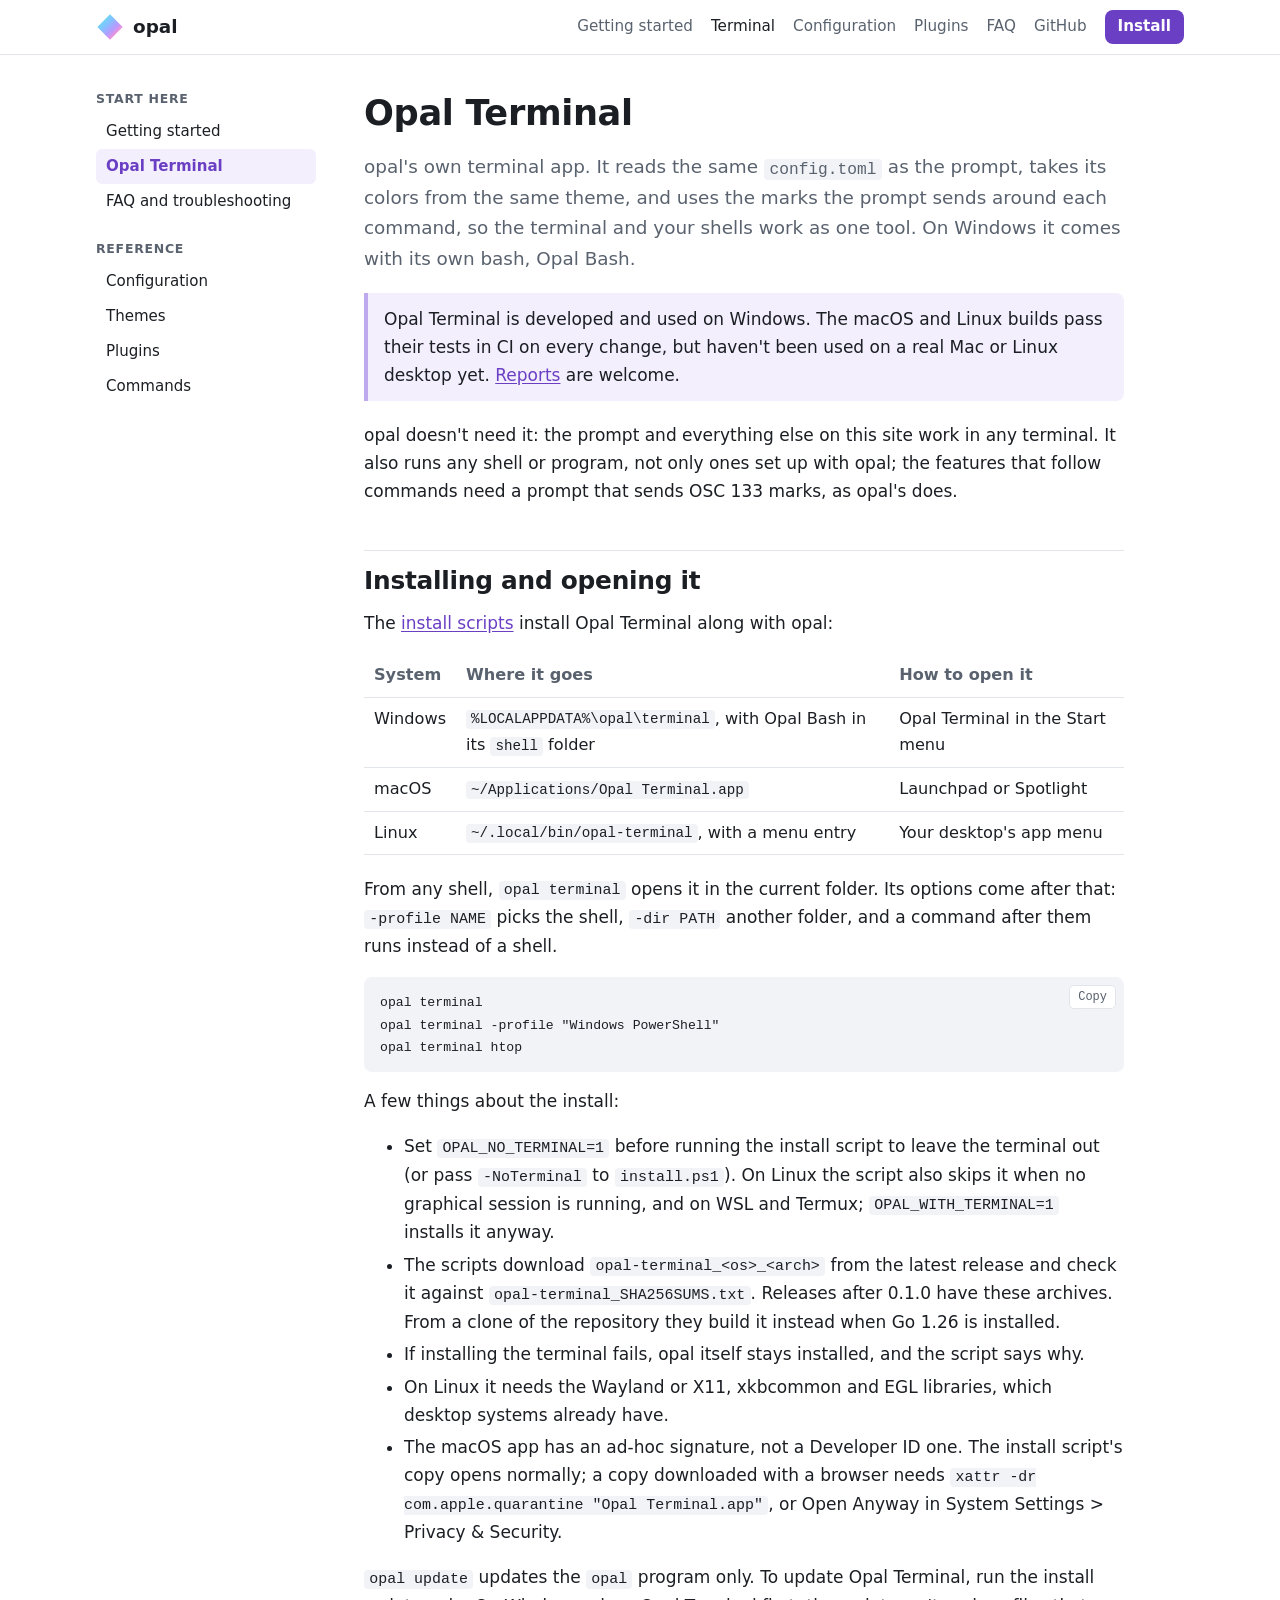
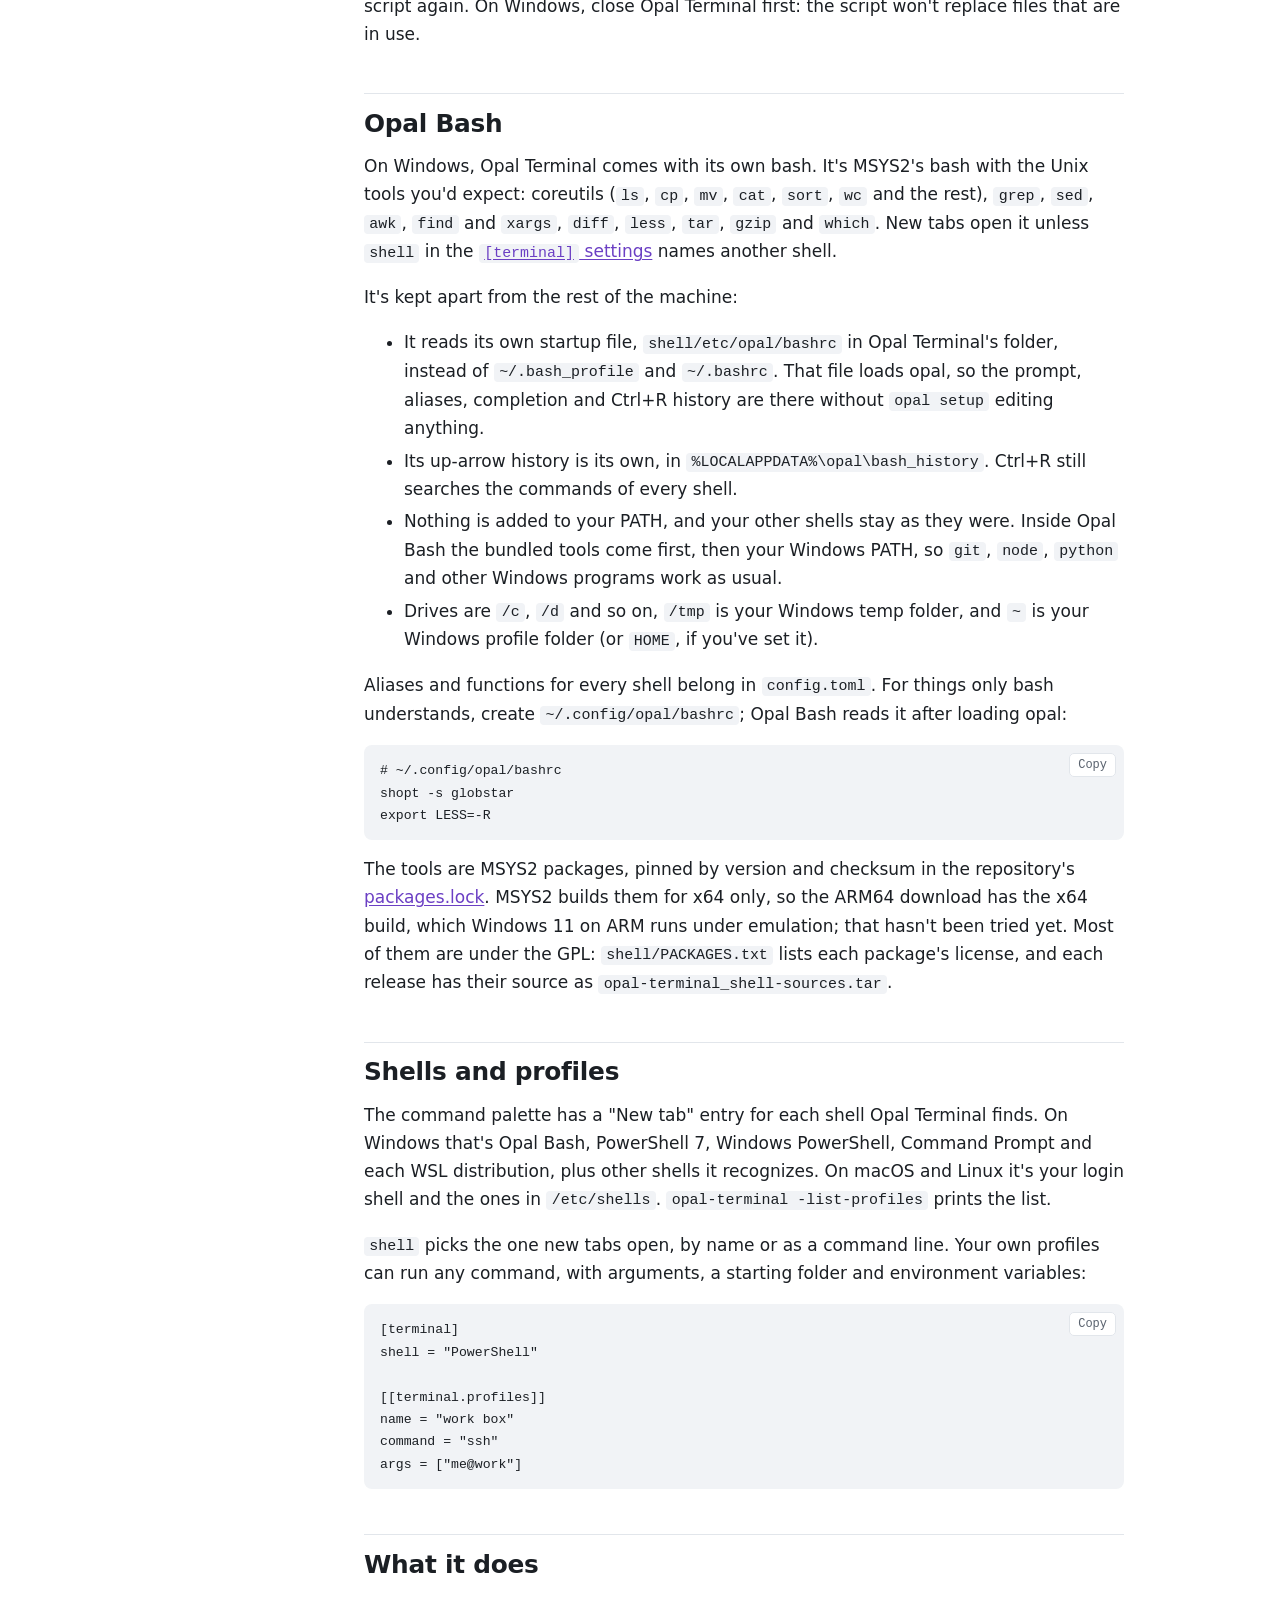
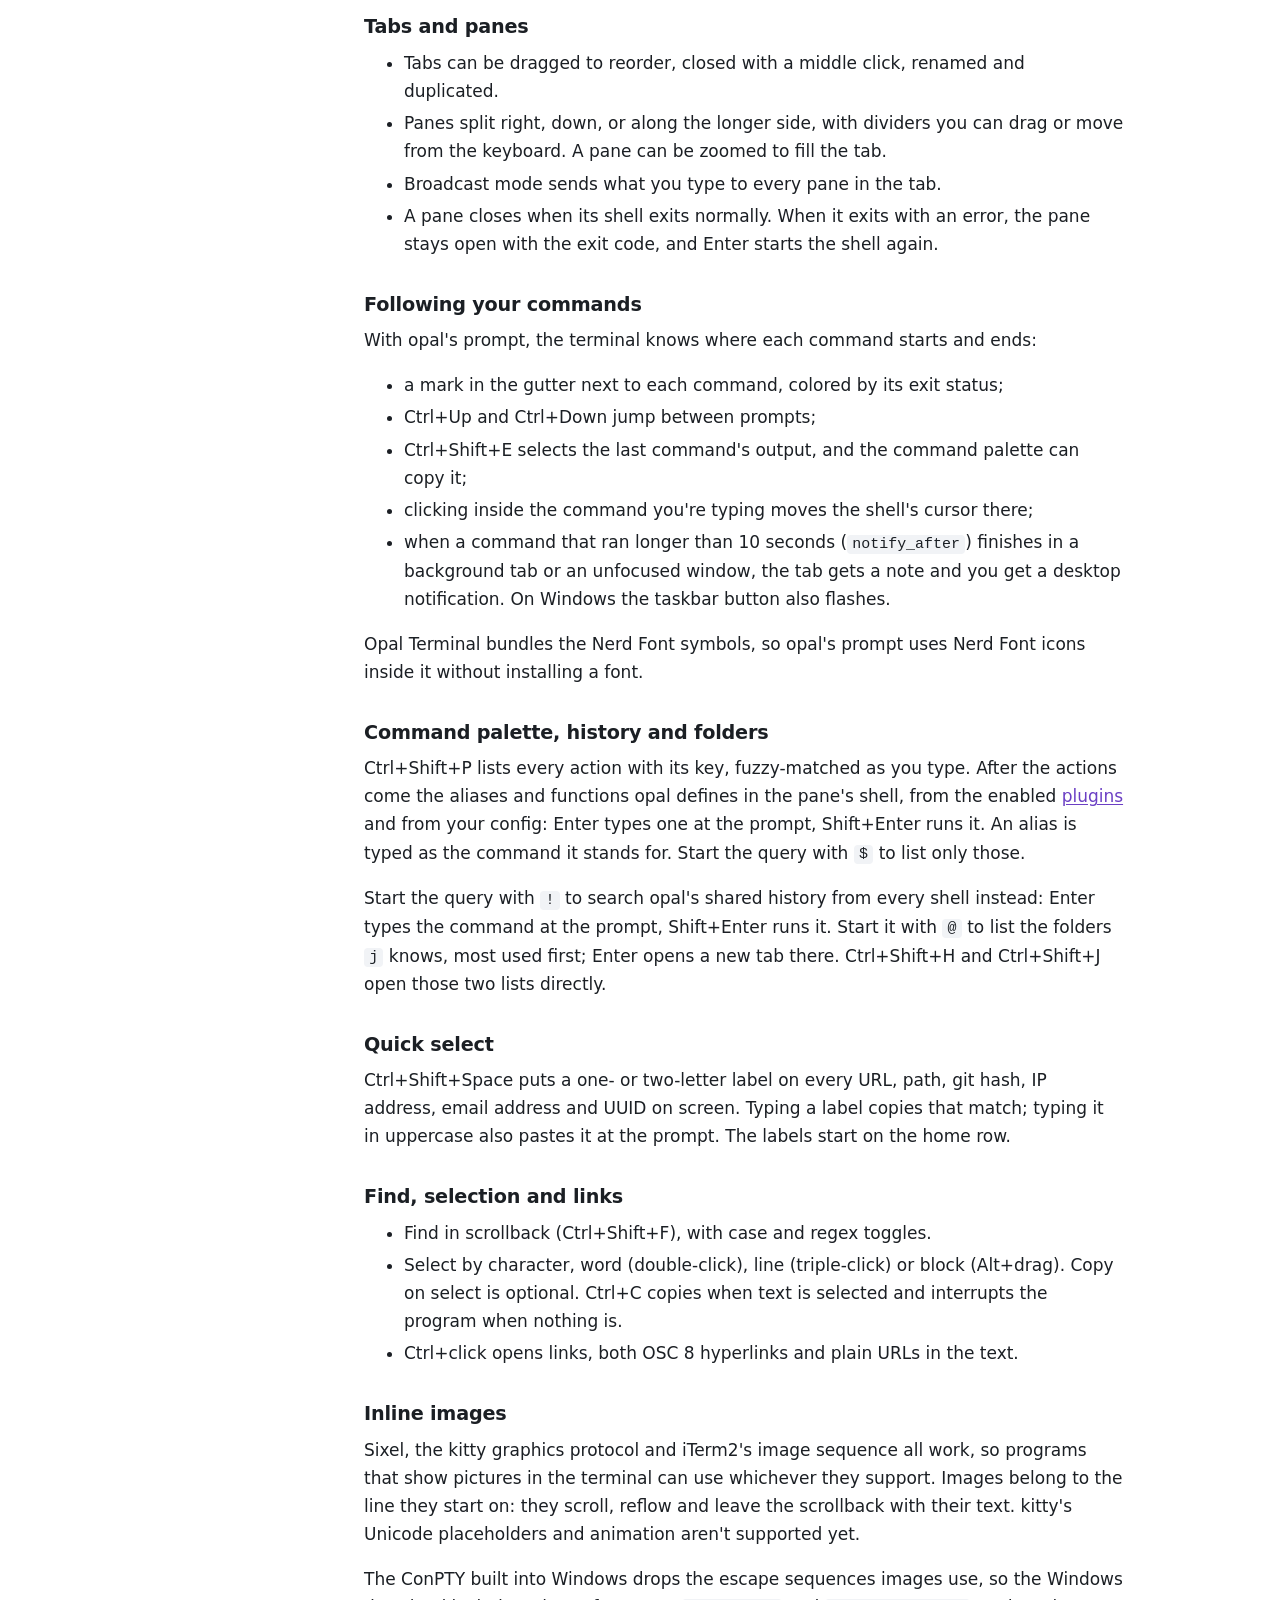
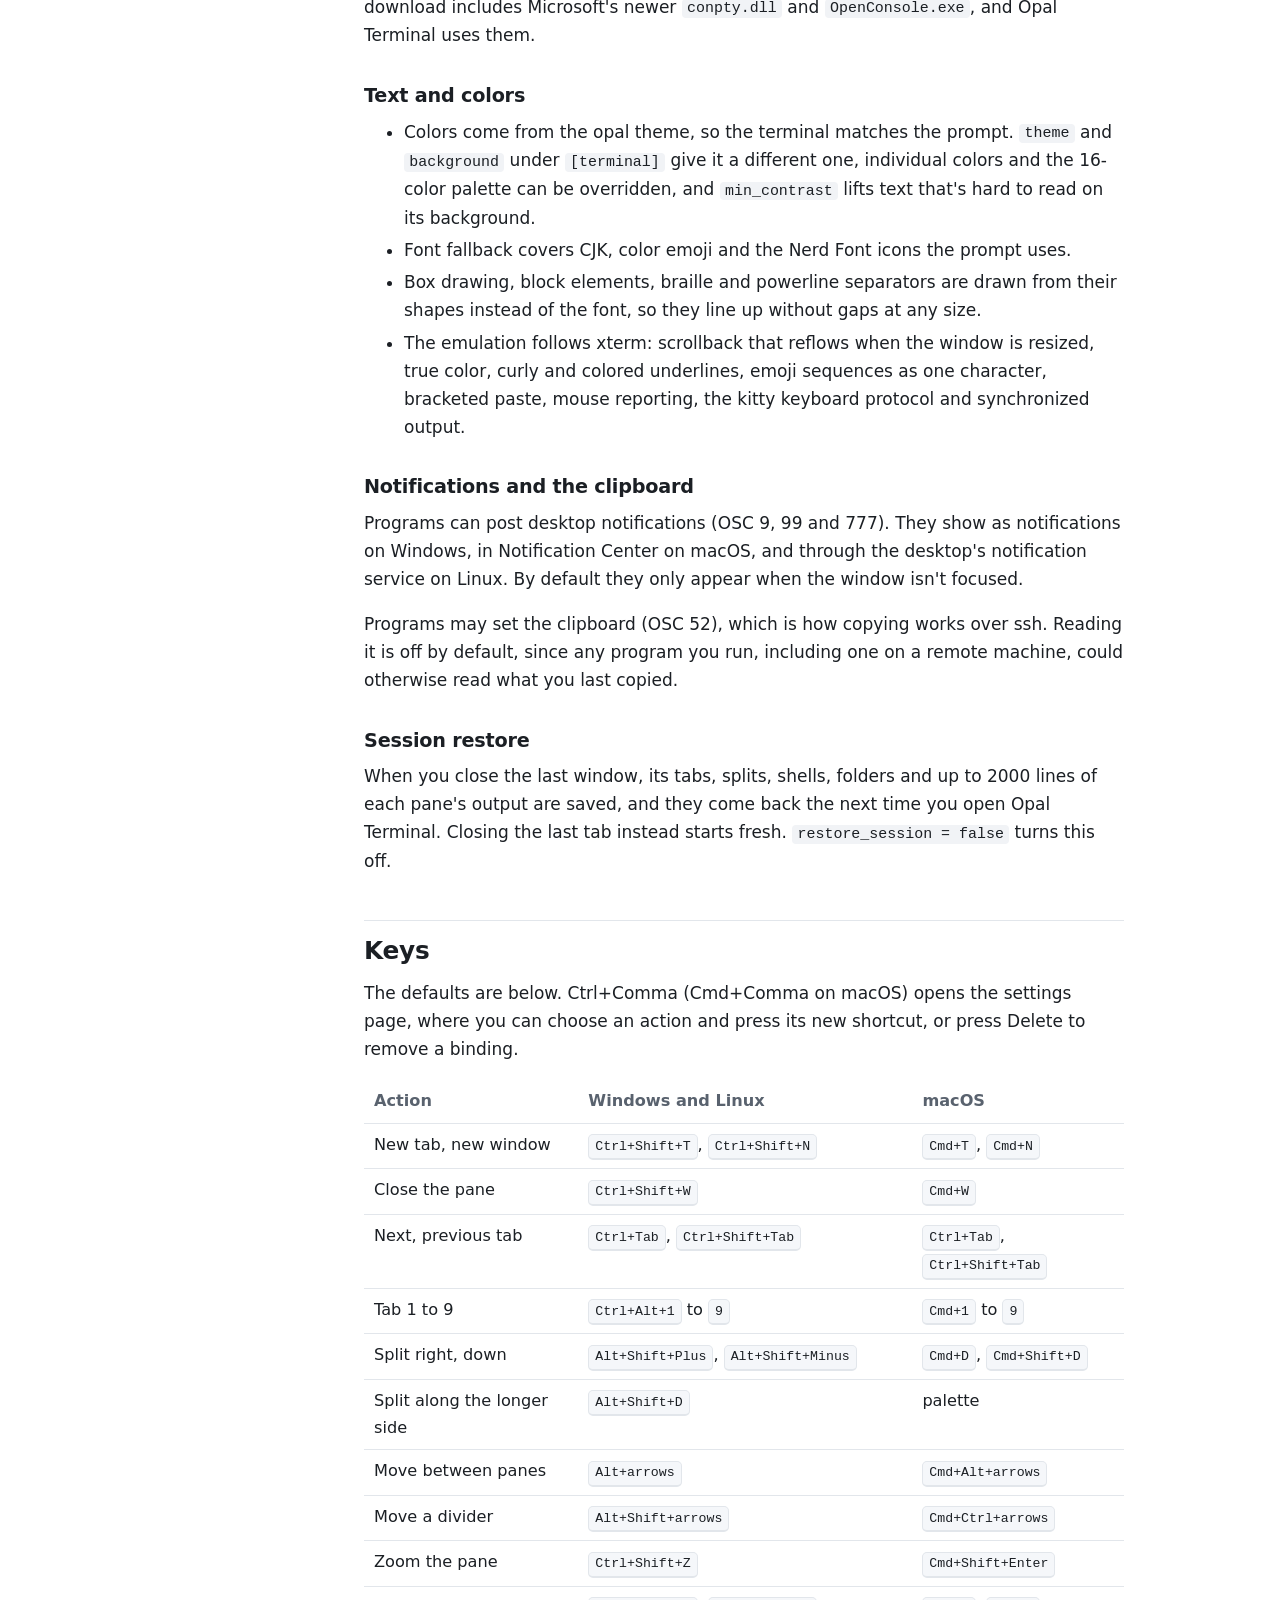
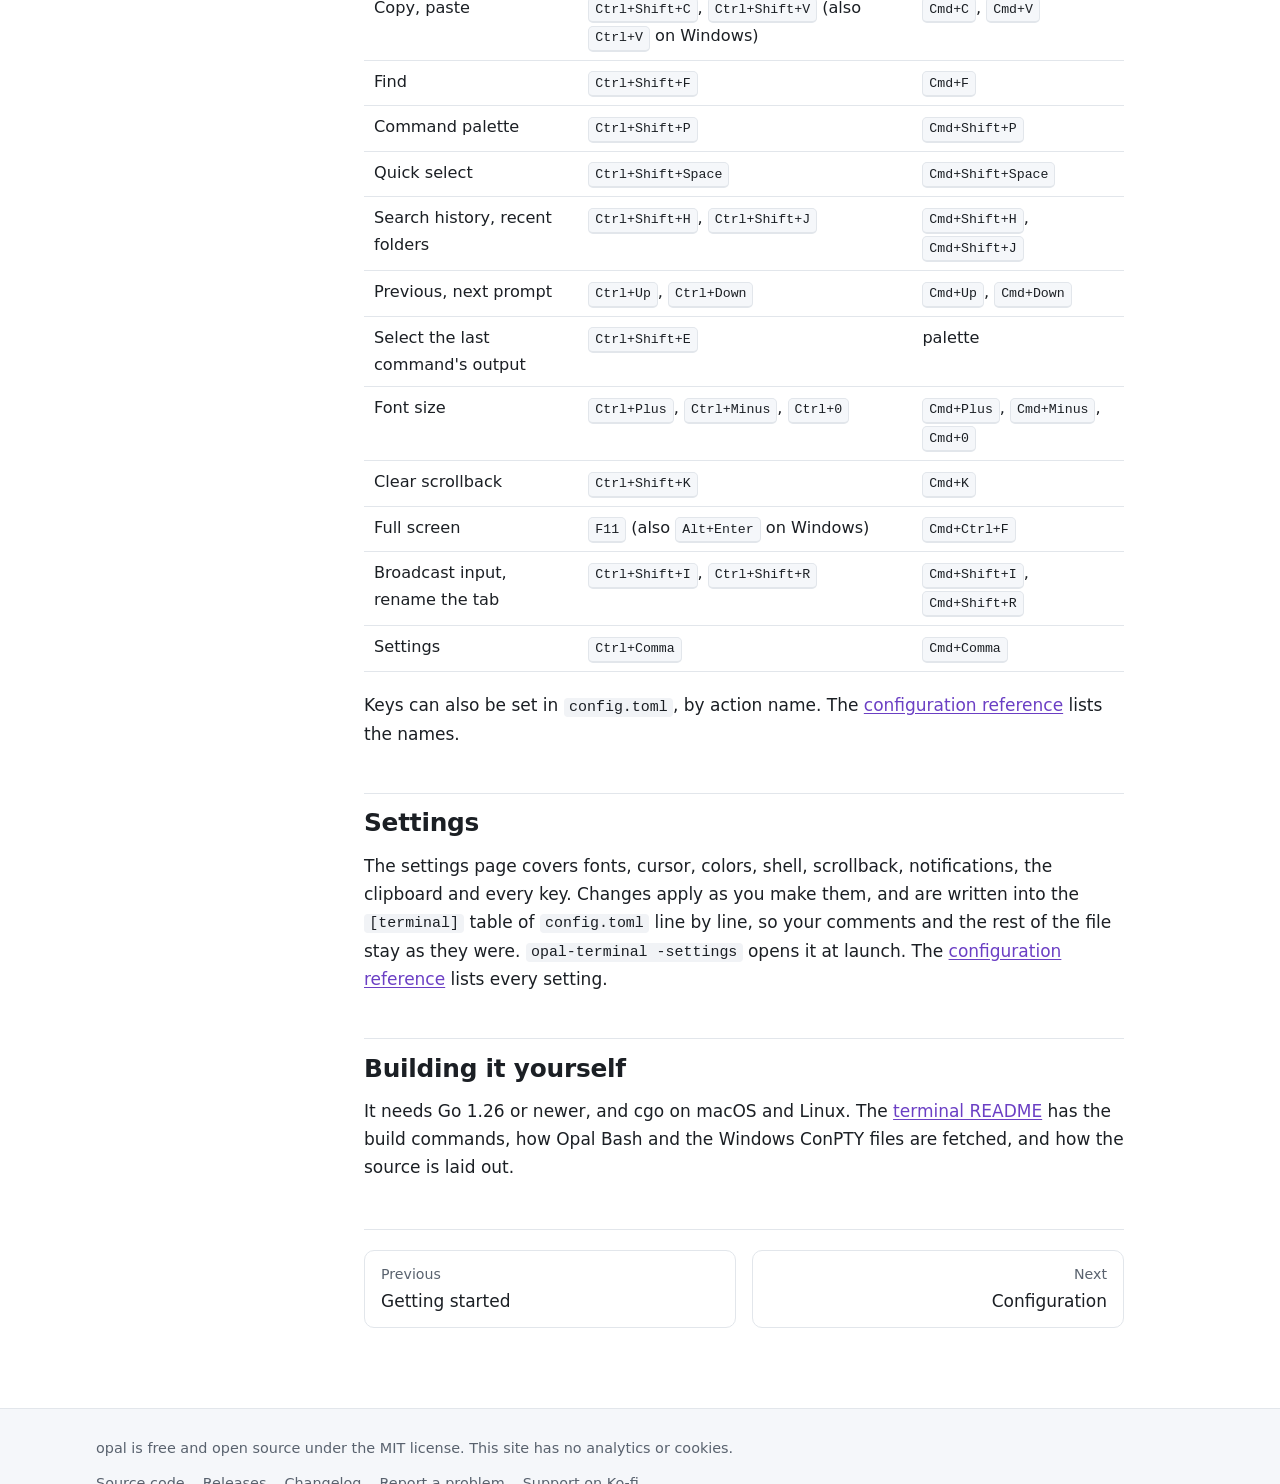
<file: site/terminal.html>
<!doctype html>
<html lang="en">
<head>
  <meta charset="utf-8">
  <meta name="viewport" content="width=device-width, initial-scale=1">
  <title>Opal Terminal · opal</title>
  <meta name="description" content="Opal Terminal is opal's own terminal app: tabs and split panes, inline images, quick select, a palette over the shared history, and on Windows its own bash, Opal Bash.">
  <meta name="color-scheme" content="light dark">
  <link rel="icon" href="images/icon.svg" type="image/svg+xml">
  <link rel="stylesheet" href="assets/style.css">
</head>
<body>
<a class="skip" href="#main">Skip to content</a>
<header class="site-header">
  <div class="header-inner">
    <a class="brand" href="index.html"><img src="images/icon.svg" alt="" width="26" height="26">opal</a>
    <nav class="site-nav" aria-label="Main">
      <a href="getting-started.html">Getting started</a>
      <a href="terminal.html" aria-current="page">Terminal</a>
      <a href="configuration.html">Configuration</a>
      <a href="plugins.html">Plugins</a>
      <a href="faq.html">FAQ</a>
      <a href="https://github.com/gjnail/opal">GitHub</a>
      <a class="btn btn-primary btn-small" href="getting-started.html#install">Install</a>
    </nav>
  </div>
</header>
<div class="docs">
  <aside class="sidebar" aria-label="Documentation">
    <h2>Start here</h2>
    <ul>
      <li><a href="getting-started.html">Getting started</a></li>
      <li><a href="terminal.html" aria-current="page">Opal Terminal</a></li>
      <li><a href="faq.html">FAQ and troubleshooting</a></li>
    </ul>
    <h2>Reference</h2>
    <ul>
      <li><a href="configuration.html">Configuration</a></li>
      <li><a href="themes.html">Themes</a></li>
      <li><a href="plugins.html">Plugins</a></li>
      <li><a href="commands.html">Commands</a></li>
    </ul>
  </aside>

  <main id="main" class="prose">
    <h1>Opal Terminal</h1>
    <p class="lede">opal's own terminal app. It reads the same <code>config.toml</code> as the prompt, takes its colors from the same theme, and uses the marks the prompt sends around each command, so the terminal and your shells work as one tool. On Windows it comes with its own bash, Opal Bash.</p>
    <div class="note">
      <p>Opal Terminal is developed and used on Windows. The macOS and Linux builds pass their tests in CI on every change, but haven't been used on a real Mac or Linux desktop yet. <a href="https://github.com/gjnail/opal/issues">Reports</a> are welcome.</p>
    </div>
    <p>opal doesn't need it: the prompt and everything else on this site work in any terminal. It also runs any shell or program, not only ones set up with opal; the features that follow commands need a prompt that sends OSC 133 marks, as opal's does.</p>

    <h2 id="install">Installing and opening it</h2>
    <p>The <a href="getting-started.html#install">install scripts</a> install Opal Terminal along with opal:</p>
    <div class="table-wrap"><table>
      <tr><th>System</th><th>Where it goes</th><th>How to open it</th></tr>
      <tr><td>Windows</td><td><code>%LOCALAPPDATA%\opal\terminal</code>, with Opal Bash in its <code>shell</code> folder</td><td>Opal Terminal in the Start menu</td></tr>
      <tr><td>macOS</td><td><code>~/Applications/Opal Terminal.app</code></td><td>Launchpad or Spotlight</td></tr>
      <tr><td>Linux</td><td><code>~/.local/bin/opal-terminal</code>, with a menu entry</td><td>Your desktop's app menu</td></tr>
    </table></div>
    <p>From any shell, <code>opal terminal</code> opens it in the current folder. Its options come after that: <code>-profile NAME</code> picks the shell, <code>-dir PATH</code> another folder, and a command after them runs instead of a shell.</p>
    <pre><code>opal terminal
opal terminal -profile "Windows PowerShell"
opal terminal htop</code></pre>
    <p>A few things about the install:</p>
    <ul>
      <li>Set <code>OPAL_NO_TERMINAL=1</code> before running the install script to leave the terminal out (or pass <code>-NoTerminal</code> to <code>install.ps1</code>). On Linux the script also skips it when no graphical session is running, and on WSL and Termux; <code>OPAL_WITH_TERMINAL=1</code> installs it anyway.</li>
      <li>The scripts download <code>opal-terminal_&lt;os&gt;_&lt;arch&gt;</code> from the latest release and check it against <code>opal-terminal_SHA256SUMS.txt</code>. Releases after 0.1.0 have these archives. From a clone of the repository they build it instead when Go 1.26 is installed.</li>
      <li>If installing the terminal fails, opal itself stays installed, and the script says why.</li>
      <li>On Linux it needs the Wayland or X11, xkbcommon and EGL libraries, which desktop systems already have.</li>
      <li>The macOS app has an ad-hoc signature, not a Developer ID one. The install script's copy opens normally; a copy downloaded with a browser needs <code>xattr -dr com.apple.quarantine "Opal Terminal.app"</code>, or Open Anyway in System Settings &gt; Privacy &amp; Security.</li>
    </ul>
    <p><code>opal update</code> updates the <code>opal</code> program only. To update Opal Terminal, run the install script again. On Windows, close Opal Terminal first: the script won't replace files that are in use.</p>

    <h2 id="opal-bash">Opal Bash</h2>
    <p>On Windows, Opal Terminal comes with its own bash. It's MSYS2's bash with the Unix tools you'd expect: coreutils (<code>ls</code>, <code>cp</code>, <code>mv</code>, <code>cat</code>, <code>sort</code>, <code>wc</code> and the rest), <code>grep</code>, <code>sed</code>, <code>awk</code>, <code>find</code> and <code>xargs</code>, <code>diff</code>, <code>less</code>, <code>tar</code>, <code>gzip</code> and <code>which</code>. New tabs open it unless <code>shell</code> in the <a href="configuration.html#terminal"><code>[terminal]</code> settings</a> names another shell.</p>
    <p>It's kept apart from the rest of the machine:</p>
    <ul>
      <li>It reads its own startup file, <code>shell/etc/opal/bashrc</code> in Opal Terminal's folder, instead of <code>~/.bash_profile</code> and <code>~/.bashrc</code>. That file loads opal, so the prompt, aliases, completion and Ctrl+R history are there without <code>opal setup</code> editing anything.</li>
      <li>Its up-arrow history is its own, in <code>%LOCALAPPDATA%\opal\bash_history</code>. Ctrl+R still searches the commands of every shell.</li>
      <li>Nothing is added to your PATH, and your other shells stay as they were. Inside Opal Bash the bundled tools come first, then your Windows PATH, so <code>git</code>, <code>node</code>, <code>python</code> and other Windows programs work as usual.</li>
      <li>Drives are <code>/c</code>, <code>/d</code> and so on, <code>/tmp</code> is your Windows temp folder, and <code>~</code> is your Windows profile folder (or <code>HOME</code>, if you've set it).</li>
    </ul>
    <p>Aliases and functions for every shell belong in <code>config.toml</code>. For things only bash understands, create <code>~/.config/opal/bashrc</code>; Opal Bash reads it after loading opal:</p>
    <pre><code># ~/.config/opal/bashrc
shopt -s globstar
export LESS=-R</code></pre>
    <p>The tools are MSYS2 packages, pinned by version and checksum in the repository's <a href="https://github.com/gjnail/opal/blob/main/terminal/packaging/shell/packages.lock">packages.lock</a>. MSYS2 builds them for x64 only, so the ARM64 download has the x64 build, which Windows 11 on ARM runs under emulation; that hasn't been tried yet. Most of them are under the GPL: <code>shell/PACKAGES.txt</code> lists each package's license, and each release has their source as <code>opal-terminal_shell-sources.tar</code>.</p>

    <h2 id="shells">Shells and profiles</h2>
    <p>The command palette has a "New tab" entry for each shell Opal Terminal finds. On Windows that's Opal Bash, PowerShell 7, Windows PowerShell, Command Prompt and each WSL distribution, plus other shells it recognizes. On macOS and Linux it's your login shell and the ones in <code>/etc/shells</code>. <code>opal-terminal -list-profiles</code> prints the list.</p>
    <p><code>shell</code> picks the one new tabs open, by name or as a command line. Your own profiles can run any command, with arguments, a starting folder and environment variables:</p>
    <pre><code>[terminal]
shell = "PowerShell"

[[terminal.profiles]]
name = "work box"
command = "ssh"
args = ["me@work"]</code></pre>

    <h2 id="features">What it does</h2>

    <h3 id="tabs">Tabs and panes</h3>
    <ul>
      <li>Tabs can be dragged to reorder, closed with a middle click, renamed and duplicated.</li>
      <li>Panes split right, down, or along the longer side, with dividers you can drag or move from the keyboard. A pane can be zoomed to fill the tab.</li>
      <li>Broadcast mode sends what you type to every pane in the tab.</li>
      <li>A pane closes when its shell exits normally. When it exits with an error, the pane stays open with the exit code, and Enter starts the shell again.</li>
    </ul>

    <h3 id="shell-integration">Following your commands</h3>
    <p>With opal's prompt, the terminal knows where each command starts and ends:</p>
    <ul>
      <li>a mark in the gutter next to each command, colored by its exit status;</li>
      <li>Ctrl+Up and Ctrl+Down jump between prompts;</li>
      <li>Ctrl+Shift+E selects the last command's output, and the command palette can copy it;</li>
      <li>clicking inside the command you're typing moves the shell's cursor there;</li>
      <li>when a command that ran longer than 10 seconds (<code>notify_after</code>) finishes in a background tab or an unfocused window, the tab gets a note and you get a desktop notification. On Windows the taskbar button also flashes.</li>
    </ul>
    <p>Opal Terminal bundles the Nerd Font symbols, so opal's prompt uses Nerd Font icons inside it without installing a font.</p>

    <h3 id="palette">Command palette, history and folders</h3>
    <p>Ctrl+Shift+P lists every action with its key, fuzzy-matched as you type. After the actions come the aliases and functions opal defines in the pane's shell, from the enabled <a href="plugins.html">plugins</a> and from your config: Enter types one at the prompt, Shift+Enter runs it. An alias is typed as the command it stands for. Start the query with <code>$</code> to list only those.</p>
    <p>Start the query with <code>!</code> to search opal's shared history from every shell instead: Enter types the command at the prompt, Shift+Enter runs it. Start it with <code>@</code> to list the folders <code>j</code> knows, most used first; Enter opens a new tab there. Ctrl+Shift+H and Ctrl+Shift+J open those two lists directly.</p>

    <h3 id="quick-select">Quick select</h3>
    <p>Ctrl+Shift+Space puts a one- or two-letter label on every URL, path, git hash, IP address, email address and UUID on screen. Typing a label copies that match; typing it in uppercase also pastes it at the prompt. The labels start on the home row.</p>

    <h3 id="find">Find, selection and links</h3>
    <ul>
      <li>Find in scrollback (Ctrl+Shift+F), with case and regex toggles.</li>
      <li>Select by character, word (double-click), line (triple-click) or block (Alt+drag). Copy on select is optional. Ctrl+C copies when text is selected and interrupts the program when nothing is.</li>
      <li>Ctrl+click opens links, both OSC 8 hyperlinks and plain URLs in the text.</li>
    </ul>

    <h3 id="images">Inline images</h3>
    <p>Sixel, the kitty graphics protocol and iTerm2's image sequence all work, so programs that show pictures in the terminal can use whichever they support. Images belong to the line they start on: they scroll, reflow and leave the scrollback with their text. kitty's Unicode placeholders and animation aren't supported yet.</p>
    <p>The ConPTY built into Windows drops the escape sequences images use, so the Windows download includes Microsoft's newer <code>conpty.dll</code> and <code>OpenConsole.exe</code>, and Opal Terminal uses them.</p>

    <h3 id="text">Text and colors</h3>
    <ul>
      <li>Colors come from the opal theme, so the terminal matches the prompt. <code>theme</code> and <code>background</code> under <code>[terminal]</code> give it a different one, individual colors and the 16-color palette can be overridden, and <code>min_contrast</code> lifts text that's hard to read on its background.</li>
      <li>Font fallback covers CJK, color emoji and the Nerd Font icons the prompt uses.</li>
      <li>Box drawing, block elements, braille and powerline separators are drawn from their shapes instead of the font, so they line up without gaps at any size.</li>
      <li>The emulation follows xterm: scrollback that reflows when the window is resized, true color, curly and colored underlines, emoji sequences as one character, bracketed paste, mouse reporting, the kitty keyboard protocol and synchronized output.</li>
    </ul>

    <h3 id="notifications">Notifications and the clipboard</h3>
    <p>Programs can post desktop notifications (OSC 9, 99 and 777). They show as notifications on Windows, in Notification Center on macOS, and through the desktop's notification service on Linux. By default they only appear when the window isn't focused.</p>
    <p>Programs may set the clipboard (OSC 52), which is how copying works over ssh. Reading it is off by default, since any program you run, including one on a remote machine, could otherwise read what you last copied.</p>

    <h3 id="restore">Session restore</h3>
    <p>When you close the last window, its tabs, splits, shells, folders and up to 2000 lines of each pane's output are saved, and they come back the next time you open Opal Terminal. Closing the last tab instead starts fresh. <code>restore_session = false</code> turns this off.</p>

    <h2 id="keys">Keys</h2>
    <p>The defaults are below. Ctrl+Comma (Cmd+Comma on macOS) opens the settings page, where you can choose an action and press its new shortcut, or press Delete to remove a binding.</p>
    <div class="table-wrap"><table>
      <tr><th>Action</th><th>Windows and Linux</th><th>macOS</th></tr>
      <tr><td>New tab, new window</td><td><kbd>Ctrl+Shift+T</kbd>, <kbd>Ctrl+Shift+N</kbd></td><td><kbd>Cmd+T</kbd>, <kbd>Cmd+N</kbd></td></tr>
      <tr><td>Close the pane</td><td><kbd>Ctrl+Shift+W</kbd></td><td><kbd>Cmd+W</kbd></td></tr>
      <tr><td>Next, previous tab</td><td><kbd>Ctrl+Tab</kbd>, <kbd>Ctrl+Shift+Tab</kbd></td><td><kbd>Ctrl+Tab</kbd>, <kbd>Ctrl+Shift+Tab</kbd></td></tr>
      <tr><td>Tab 1 to 9</td><td><kbd>Ctrl+Alt+1</kbd> to <kbd>9</kbd></td><td><kbd>Cmd+1</kbd> to <kbd>9</kbd></td></tr>
      <tr><td>Split right, down</td><td><kbd>Alt+Shift+Plus</kbd>, <kbd>Alt+Shift+Minus</kbd></td><td><kbd>Cmd+D</kbd>, <kbd>Cmd+Shift+D</kbd></td></tr>
      <tr><td>Split along the longer side</td><td><kbd>Alt+Shift+D</kbd></td><td>palette</td></tr>
      <tr><td>Move between panes</td><td><kbd>Alt+arrows</kbd></td><td><kbd>Cmd+Alt+arrows</kbd></td></tr>
      <tr><td>Move a divider</td><td><kbd>Alt+Shift+arrows</kbd></td><td><kbd>Cmd+Ctrl+arrows</kbd></td></tr>
      <tr><td>Zoom the pane</td><td><kbd>Ctrl+Shift+Z</kbd></td><td><kbd>Cmd+Shift+Enter</kbd></td></tr>
      <tr><td>Copy, paste</td><td><kbd>Ctrl+Shift+C</kbd>, <kbd>Ctrl+Shift+V</kbd> (also <kbd>Ctrl+V</kbd> on Windows)</td><td><kbd>Cmd+C</kbd>, <kbd>Cmd+V</kbd></td></tr>
      <tr><td>Find</td><td><kbd>Ctrl+Shift+F</kbd></td><td><kbd>Cmd+F</kbd></td></tr>
      <tr><td>Command palette</td><td><kbd>Ctrl+Shift+P</kbd></td><td><kbd>Cmd+Shift+P</kbd></td></tr>
      <tr><td>Quick select</td><td><kbd>Ctrl+Shift+Space</kbd></td><td><kbd>Cmd+Shift+Space</kbd></td></tr>
      <tr><td>Search history, recent folders</td><td><kbd>Ctrl+Shift+H</kbd>, <kbd>Ctrl+Shift+J</kbd></td><td><kbd>Cmd+Shift+H</kbd>, <kbd>Cmd+Shift+J</kbd></td></tr>
      <tr><td>Previous, next prompt</td><td><kbd>Ctrl+Up</kbd>, <kbd>Ctrl+Down</kbd></td><td><kbd>Cmd+Up</kbd>, <kbd>Cmd+Down</kbd></td></tr>
      <tr><td>Select the last command's output</td><td><kbd>Ctrl+Shift+E</kbd></td><td>palette</td></tr>
      <tr><td>Font size</td><td><kbd>Ctrl+Plus</kbd>, <kbd>Ctrl+Minus</kbd>, <kbd>Ctrl+0</kbd></td><td><kbd>Cmd+Plus</kbd>, <kbd>Cmd+Minus</kbd>, <kbd>Cmd+0</kbd></td></tr>
      <tr><td>Clear scrollback</td><td><kbd>Ctrl+Shift+K</kbd></td><td><kbd>Cmd+K</kbd></td></tr>
      <tr><td>Full screen</td><td><kbd>F11</kbd> (also <kbd>Alt+Enter</kbd> on Windows)</td><td><kbd>Cmd+Ctrl+F</kbd></td></tr>
      <tr><td>Broadcast input, rename the tab</td><td><kbd>Ctrl+Shift+I</kbd>, <kbd>Ctrl+Shift+R</kbd></td><td><kbd>Cmd+Shift+I</kbd>, <kbd>Cmd+Shift+R</kbd></td></tr>
      <tr><td>Settings</td><td><kbd>Ctrl+Comma</kbd></td><td><kbd>Cmd+Comma</kbd></td></tr>
    </table></div>
    <p>Keys can also be set in <code>config.toml</code>, by action name. The <a href="configuration.html#terminal-keys">configuration reference</a> lists the names.</p>

    <h2 id="settings">Settings</h2>
    <p>The settings page covers fonts, cursor, colors, shell, scrollback, notifications, the clipboard and every key. Changes apply as you make them, and are written into the <code>[terminal]</code> table of <code>config.toml</code> line by line, so your comments and the rest of the file stay as they were. <code>opal-terminal -settings</code> opens it at launch. The <a href="configuration.html#terminal">configuration reference</a> lists every setting.</p>

    <h2 id="build">Building it yourself</h2>
    <p>It needs Go 1.26 or newer, and cgo on macOS and Linux. The <a href="https://github.com/gjnail/opal/tree/main/terminal#readme">terminal README</a> has the build commands, how Opal Bash and the Windows ConPTY files are fetched, and how the source is laid out.</p>

    <div class="pager">
      <a href="getting-started.html"><small>Previous</small>Getting started</a>
      <a class="next" href="configuration.html"><small>Next</small>Configuration</a>
    </div>
  </main>
</div>

<footer class="site-footer">
  <div class="footer-inner">
    <span>opal is free and open source under the MIT license. This site has no analytics or cookies.</span>
    <nav aria-label="Footer">
      <a href="https://github.com/gjnail/opal">Source code</a>
      <a href="https://github.com/gjnail/opal/releases">Releases</a>
      <a href="https://github.com/gjnail/opal/blob/main/CHANGELOG.md">Changelog</a>
      <a href="https://github.com/gjnail/opal/issues">Report a problem</a>
      <a href="https://ko-fi.com/gnail">Support on Ko-fi</a>
    </nav>
  </div>
</footer>
<script src="assets/site.js"></script>
</body>
</html>
</file>
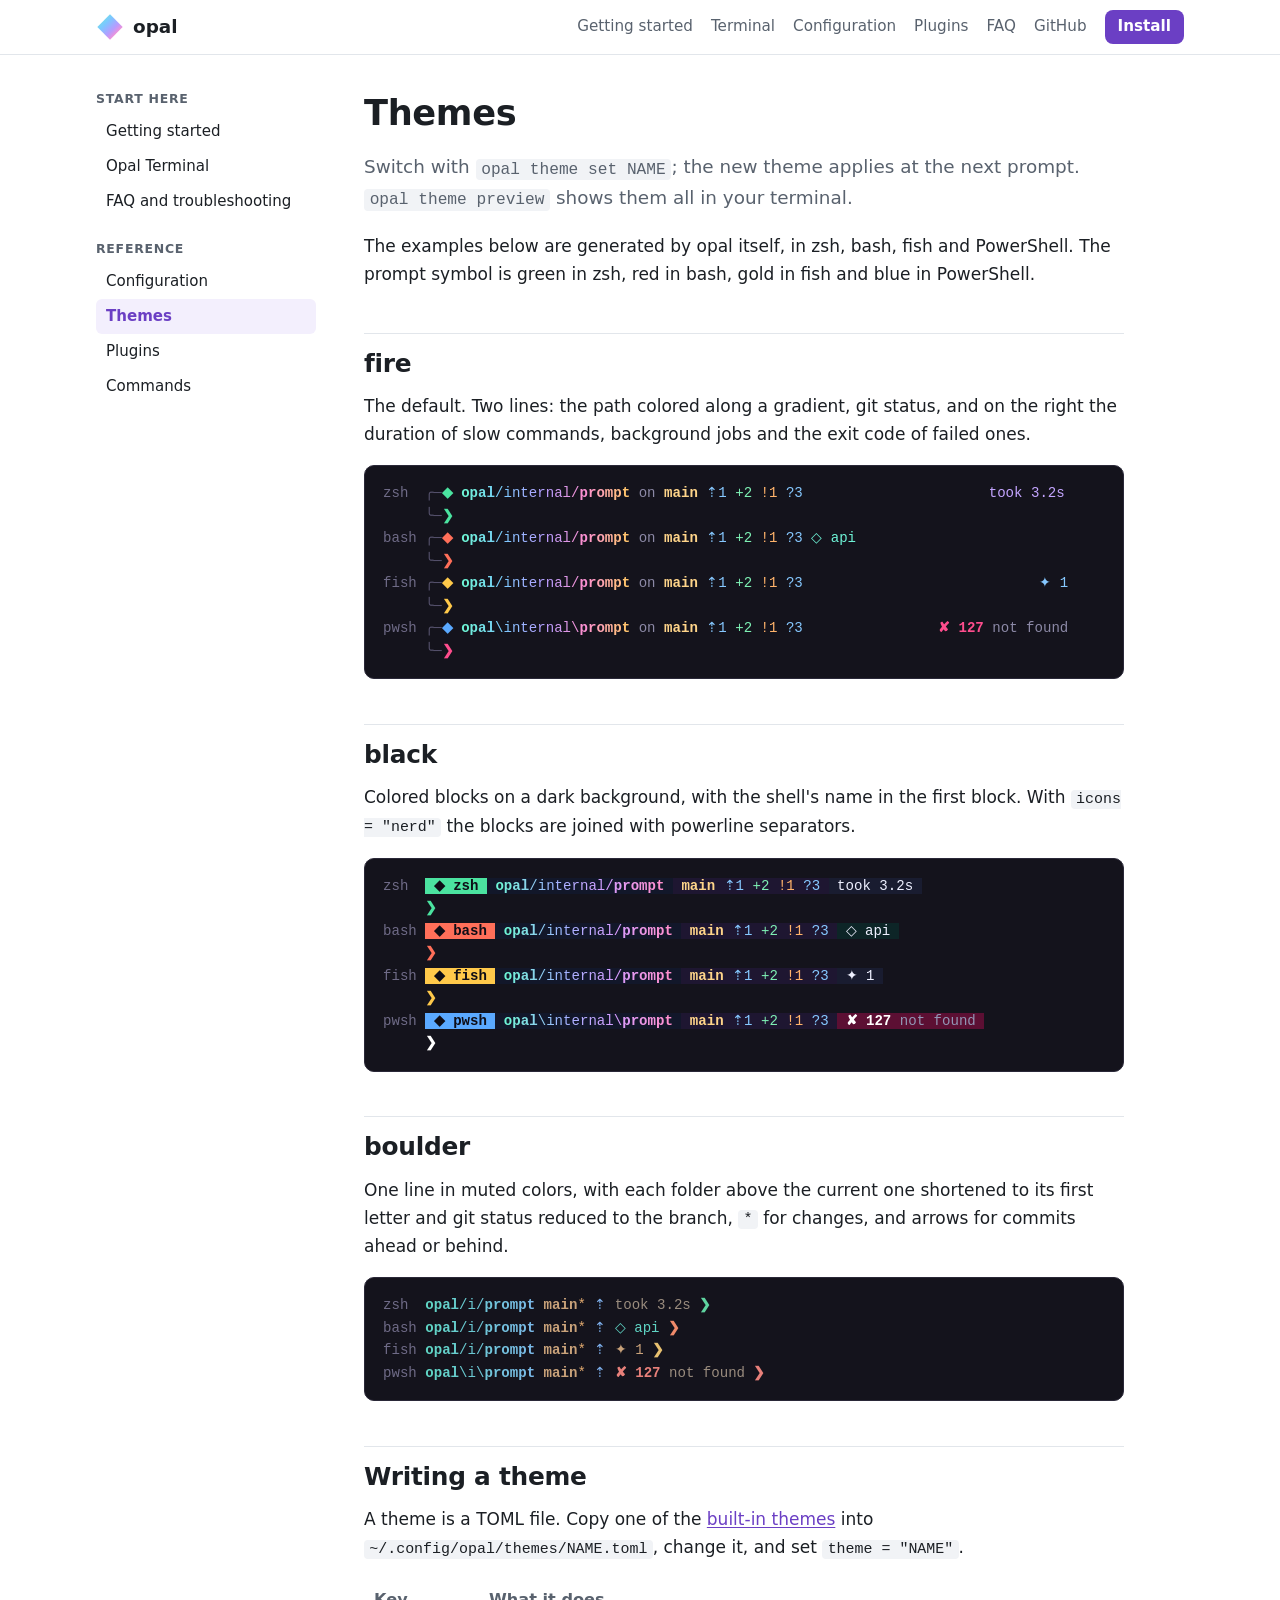
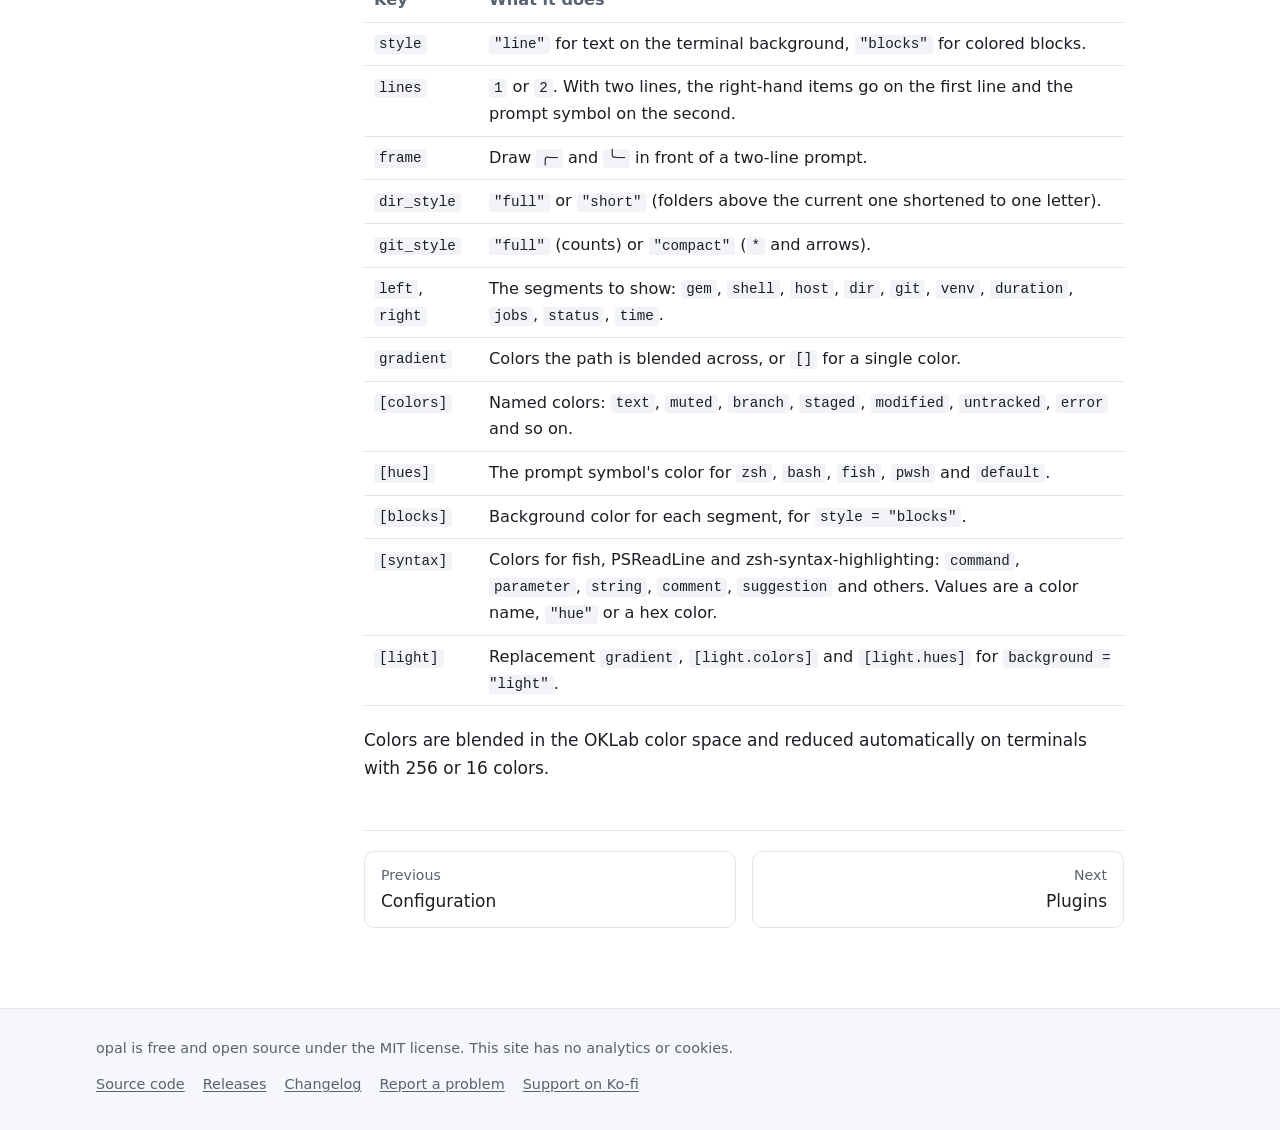
<file: site/themes.html>
<!doctype html>
<html lang="en">
<head>
  <meta charset="utf-8">
  <meta name="viewport" content="width=device-width, initial-scale=1">
  <title>Themes · opal</title>
  <meta name="description" content="The fire, black and boulder prompt themes, and how to write your own.">
  <meta name="color-scheme" content="light dark">
  <link rel="icon" href="images/icon.svg" type="image/svg+xml">
  <link rel="stylesheet" href="assets/style.css">
</head>
<body>
<a class="skip" href="#main">Skip to content</a>
<header class="site-header">
  <div class="header-inner">
    <a class="brand" href="index.html"><img src="images/icon.svg" alt="" width="26" height="26">opal</a>
    <nav class="site-nav" aria-label="Main">
      <a href="getting-started.html">Getting started</a>
      <a href="terminal.html">Terminal</a>
      <a href="configuration.html">Configuration</a>
      <a href="plugins.html">Plugins</a>
      <a href="faq.html">FAQ</a>
      <a href="https://github.com/gjnail/opal">GitHub</a>
      <a class="btn btn-primary btn-small" href="getting-started.html#install">Install</a>
    </nav>
  </div>
</header>
<div class="docs">
  <aside class="sidebar" aria-label="Documentation">
    <h2>Start here</h2>
    <ul>
      <li><a href="getting-started.html">Getting started</a></li>
      <li><a href="terminal.html">Opal Terminal</a></li>
      <li><a href="faq.html">FAQ and troubleshooting</a></li>
    </ul>
    <h2>Reference</h2>
    <ul>
      <li><a href="configuration.html">Configuration</a></li>
      <li><a href="themes.html" aria-current="page">Themes</a></li>
      <li><a href="plugins.html">Plugins</a></li>
      <li><a href="commands.html">Commands</a></li>
    </ul>
  </aside>

  <main id="main" class="prose">
    <h1>Themes</h1>
    <p class="lede">Switch with <code>opal theme set NAME</code>; the new theme applies at the next prompt. <code>opal theme preview</code> shows them all in your terminal.</p>
    <p>The examples below are generated by opal itself, in zsh, bash, fish and PowerShell. The prompt symbol is green in zsh, red in bash, gold in fish and blue in PowerShell.</p>

    <h2 id="fire">fire</h2>
    <p>The default. Two lines: the path colored along a gradient, git status, and on the right the duration of slow commands, background jobs and the exit code of failed ones.</p>
<pre class="term" aria-label="The fire theme in zsh, bash, fish and PowerShell"><span class="term-label">zsh  </span><span style="color:#57536E">╭─</span><span style="color:#4BE3A0;font-weight:700">◆</span> <span style="color:#6EF3D6;font-weight:700">o</span><span style="color:#71EADF;font-weight:700">p</span><span style="color:#74E1E8;font-weight:700">a</span><span style="color:#77D8F1;font-weight:700">l</span><span style="color:#7ACEF9">/</span><span style="color:#80C5FF">i</span><span style="color:#8FBCFF">n</span><span style="color:#9CB3FF">t</span><span style="color:#A7AAFF">e</span><span style="color:#B1A1FF">r</span><span style="color:#BE9BFA">n</span><span style="color:#CE99F0">a</span><span style="color:#DE97E6">l</span><span style="color:#ED94DC">/</span><span style="color:#FB90D2;font-weight:700">p</span><span style="color:#FF99C3;font-weight:700">r</span><span style="color:#FFA4B1;font-weight:700">o</span><span style="color:#FFAF9E;font-weight:700">m</span><span style="color:#FFB988;font-weight:700">p</span><span style="color:#FFC36E;font-weight:700">t</span> <span style="color:#8C89A6">on </span><span style="color:#FFD58A;font-weight:700">main</span><span style="color:#86C8FF"> ⇡1</span><span style="color:#7EF0B4"> +2</span><span style="color:#FFB36B"> !1</span><span style="color:#86C8FF"> ?3</span>                      <span style="color:#C4A5FF">took 3.2s</span>
<span class="term-label">     </span><span style="color:#57536E">╰─</span><span style="color:#4BE3A0;font-weight:700">❯</span> 
<span class="term-label">bash </span><span style="color:#57536E">╭─</span><span style="color:#FF6F59;font-weight:700">◆</span> <span style="color:#6EF3D6;font-weight:700">o</span><span style="color:#71EADF;font-weight:700">p</span><span style="color:#74E1E8;font-weight:700">a</span><span style="color:#77D8F1;font-weight:700">l</span><span style="color:#7ACEF9">/</span><span style="color:#80C5FF">i</span><span style="color:#8FBCFF">n</span><span style="color:#9CB3FF">t</span><span style="color:#A7AAFF">e</span><span style="color:#B1A1FF">r</span><span style="color:#BE9BFA">n</span><span style="color:#CE99F0">a</span><span style="color:#DE97E6">l</span><span style="color:#ED94DC">/</span><span style="color:#FB90D2;font-weight:700">p</span><span style="color:#FF99C3;font-weight:700">r</span><span style="color:#FFA4B1;font-weight:700">o</span><span style="color:#FFAF9E;font-weight:700">m</span><span style="color:#FFB988;font-weight:700">p</span><span style="color:#FFC36E;font-weight:700">t</span> <span style="color:#8C89A6">on </span><span style="color:#FFD58A;font-weight:700">main</span><span style="color:#86C8FF"> ⇡1</span><span style="color:#7EF0B4"> +2</span><span style="color:#FFB36B"> !1</span><span style="color:#86C8FF"> ?3</span> <span style="color:#6EF3D6">◇ api</span>
<span class="term-label">     </span><span style="color:#57536E">╰─</span><span style="color:#FF6F59;font-weight:700">❯</span> 
<span class="term-label">fish </span><span style="color:#57536E">╭─</span><span style="color:#FFC94A;font-weight:700">◆</span> <span style="color:#6EF3D6;font-weight:700">o</span><span style="color:#71EADF;font-weight:700">p</span><span style="color:#74E1E8;font-weight:700">a</span><span style="color:#77D8F1;font-weight:700">l</span><span style="color:#7ACEF9">/</span><span style="color:#80C5FF">i</span><span style="color:#8FBCFF">n</span><span style="color:#9CB3FF">t</span><span style="color:#A7AAFF">e</span><span style="color:#B1A1FF">r</span><span style="color:#BE9BFA">n</span><span style="color:#CE99F0">a</span><span style="color:#DE97E6">l</span><span style="color:#ED94DC">/</span><span style="color:#FB90D2;font-weight:700">p</span><span style="color:#FF99C3;font-weight:700">r</span><span style="color:#FFA4B1;font-weight:700">o</span><span style="color:#FFAF9E;font-weight:700">m</span><span style="color:#FFB988;font-weight:700">p</span><span style="color:#FFC36E;font-weight:700">t</span> <span style="color:#8C89A6">on </span><span style="color:#FFD58A;font-weight:700">main</span><span style="color:#86C8FF"> ⇡1</span><span style="color:#7EF0B4"> +2</span><span style="color:#FFB36B"> !1</span><span style="color:#86C8FF"> ?3</span>                            <span style="color:#86C8FF">✦ 1</span>
<span class="term-label">     </span><span style="color:#57536E">╰─</span><span style="color:#FFC94A;font-weight:700">❯</span> 
<span class="term-label">pwsh </span><span style="color:#57536E">╭─</span><span style="color:#5AA9FF;font-weight:700">◆</span> <span style="color:#6EF3D6;font-weight:700">o</span><span style="color:#71EADF;font-weight:700">p</span><span style="color:#74E1E8;font-weight:700">a</span><span style="color:#77D8F1;font-weight:700">l</span><span style="color:#7ACEF9">\</span><span style="color:#80C5FF">i</span><span style="color:#8FBCFF">n</span><span style="color:#9CB3FF">t</span><span style="color:#A7AAFF">e</span><span style="color:#B1A1FF">r</span><span style="color:#BE9BFA">n</span><span style="color:#CE99F0">a</span><span style="color:#DE97E6">l</span><span style="color:#ED94DC">\</span><span style="color:#FB90D2;font-weight:700">p</span><span style="color:#FF99C3;font-weight:700">r</span><span style="color:#FFA4B1;font-weight:700">o</span><span style="color:#FFAF9E;font-weight:700">m</span><span style="color:#FFB988;font-weight:700">p</span><span style="color:#FFC36E;font-weight:700">t</span> <span style="color:#8C89A6">on </span><span style="color:#FFD58A;font-weight:700">main</span><span style="color:#86C8FF"> ⇡1</span><span style="color:#7EF0B4"> +2</span><span style="color:#FFB36B"> !1</span><span style="color:#86C8FF"> ?3</span>                <span style="color:#FF4D8D;font-weight:700">✘ 127</span><span style="color:#8C89A6"> not found</span>
<span class="term-label">     </span><span style="color:#57536E">╰─</span><span style="color:#FF4D8D;font-weight:700">❯</span> </pre>

    <h2 id="black">black</h2>
    <p>Colored blocks on a dark background, with the shell's name in the first block. With <code>icons = "nerd"</code> the blocks are joined with powerline separators.</p>
<pre class="term" aria-label="The black theme in zsh, bash, fish and PowerShell"><span class="term-label">zsh  </span><span style="background:#4BE3A0"> </span><span style="color:#0E0D16;background:#4BE3A0;font-weight:700">◆ zsh</span><span style="background:#4BE3A0"> </span><span style="background:#12172A"> </span><span style="color:#6EF3D6;background:#12172A;font-weight:700">o</span><span style="color:#79EADD;background:#12172A;font-weight:700">p</span><span style="color:#81E0E4;background:#12172A;font-weight:700">a</span><span style="color:#89D6EB;background:#12172A;font-weight:700">l</span><span style="color:#90CCF1;background:#12172A">/</span><span style="color:#96C2F7;background:#12172A">i</span><span style="color:#9BB8FD;background:#12172A">n</span><span style="color:#A4B2FF;background:#12172A">t</span><span style="color:#AEAEFF;background:#12172A">e</span><span style="color:#B7ABFF;background:#12172A">r</span><span style="color:#BFA7FF;background:#12172A">n</span><span style="color:#C8A3FF;background:#12172A">a</span><span style="color:#D09FFF;background:#12172A">l</span><span style="color:#D79CFD;background:#12172A">/</span><span style="color:#DE9AF5;background:#12172A;font-weight:700">p</span><span style="color:#E598EE;background:#12172A;font-weight:700">r</span><span style="color:#EC96E6;background:#12172A;font-weight:700">o</span><span style="color:#F294DE;background:#12172A;font-weight:700">m</span><span style="color:#F992D7;background:#12172A;font-weight:700">p</span><span style="color:#FF8FCF;background:#12172A;font-weight:700">t</span><span style="background:#12172A"> </span><span style="background:#1E1631"> </span><span style="color:#FFD58A;background:#1E1631;font-weight:700">main</span><span style="color:#86C8FF;background:#1E1631"> ⇡1</span><span style="color:#7EF0B4;background:#1E1631"> +2</span><span style="color:#FFB36B;background:#1E1631"> !1</span><span style="color:#86C8FF;background:#1E1631"> ?3</span><span style="background:#1E1631"> </span><span style="background:#191C30"> </span><span style="color:#EEF0FF;background:#191C30">took 3.2s</span><span style="background:#191C30"> </span>
<span class="term-label">     </span><span style="color:#4BE3A0;font-weight:700">❯</span> 
<span class="term-label">bash </span><span style="background:#FF6F59"> </span><span style="color:#0E0D16;background:#FF6F59;font-weight:700">◆ bash</span><span style="background:#FF6F59"> </span><span style="background:#12172A"> </span><span style="color:#6EF3D6;background:#12172A;font-weight:700">o</span><span style="color:#79EADD;background:#12172A;font-weight:700">p</span><span style="color:#81E0E4;background:#12172A;font-weight:700">a</span><span style="color:#89D6EB;background:#12172A;font-weight:700">l</span><span style="color:#90CCF1;background:#12172A">/</span><span style="color:#96C2F7;background:#12172A">i</span><span style="color:#9BB8FD;background:#12172A">n</span><span style="color:#A4B2FF;background:#12172A">t</span><span style="color:#AEAEFF;background:#12172A">e</span><span style="color:#B7ABFF;background:#12172A">r</span><span style="color:#BFA7FF;background:#12172A">n</span><span style="color:#C8A3FF;background:#12172A">a</span><span style="color:#D09FFF;background:#12172A">l</span><span style="color:#D79CFD;background:#12172A">/</span><span style="color:#DE9AF5;background:#12172A;font-weight:700">p</span><span style="color:#E598EE;background:#12172A;font-weight:700">r</span><span style="color:#EC96E6;background:#12172A;font-weight:700">o</span><span style="color:#F294DE;background:#12172A;font-weight:700">m</span><span style="color:#F992D7;background:#12172A;font-weight:700">p</span><span style="color:#FF8FCF;background:#12172A;font-weight:700">t</span><span style="background:#12172A"> </span><span style="background:#1E1631"> </span><span style="color:#FFD58A;background:#1E1631;font-weight:700">main</span><span style="color:#86C8FF;background:#1E1631"> ⇡1</span><span style="color:#7EF0B4;background:#1E1631"> +2</span><span style="color:#FFB36B;background:#1E1631"> !1</span><span style="color:#86C8FF;background:#1E1631"> ?3</span><span style="background:#1E1631"> </span><span style="background:#0D2527"> </span><span style="color:#EEF0FF;background:#0D2527">◇ api</span><span style="background:#0D2527"> </span>
<span class="term-label">     </span><span style="color:#FF6F59;font-weight:700">❯</span> 
<span class="term-label">fish </span><span style="background:#FFC94A"> </span><span style="color:#0E0D16;background:#FFC94A;font-weight:700">◆ fish</span><span style="background:#FFC94A"> </span><span style="background:#12172A"> </span><span style="color:#6EF3D6;background:#12172A;font-weight:700">o</span><span style="color:#79EADD;background:#12172A;font-weight:700">p</span><span style="color:#81E0E4;background:#12172A;font-weight:700">a</span><span style="color:#89D6EB;background:#12172A;font-weight:700">l</span><span style="color:#90CCF1;background:#12172A">/</span><span style="color:#96C2F7;background:#12172A">i</span><span style="color:#9BB8FD;background:#12172A">n</span><span style="color:#A4B2FF;background:#12172A">t</span><span style="color:#AEAEFF;background:#12172A">e</span><span style="color:#B7ABFF;background:#12172A">r</span><span style="color:#BFA7FF;background:#12172A">n</span><span style="color:#C8A3FF;background:#12172A">a</span><span style="color:#D09FFF;background:#12172A">l</span><span style="color:#D79CFD;background:#12172A">/</span><span style="color:#DE9AF5;background:#12172A;font-weight:700">p</span><span style="color:#E598EE;background:#12172A;font-weight:700">r</span><span style="color:#EC96E6;background:#12172A;font-weight:700">o</span><span style="color:#F294DE;background:#12172A;font-weight:700">m</span><span style="color:#F992D7;background:#12172A;font-weight:700">p</span><span style="color:#FF8FCF;background:#12172A;font-weight:700">t</span><span style="background:#12172A"> </span><span style="background:#1E1631"> </span><span style="color:#FFD58A;background:#1E1631;font-weight:700">main</span><span style="color:#86C8FF;background:#1E1631"> ⇡1</span><span style="color:#7EF0B4;background:#1E1631"> +2</span><span style="color:#FFB36B;background:#1E1631"> !1</span><span style="color:#86C8FF;background:#1E1631"> ?3</span><span style="background:#1E1631"> </span><span style="background:#191C30"> </span><span style="color:#EEF0FF;background:#191C30">✦ 1</span><span style="background:#191C30"> </span>
<span class="term-label">     </span><span style="color:#FFC94A;font-weight:700">❯</span> 
<span class="term-label">pwsh </span><span style="background:#5AA9FF"> </span><span style="color:#0E0D16;background:#5AA9FF;font-weight:700">◆ pwsh</span><span style="background:#5AA9FF"> </span><span style="background:#12172A"> </span><span style="color:#6EF3D6;background:#12172A;font-weight:700">o</span><span style="color:#79EADD;background:#12172A;font-weight:700">p</span><span style="color:#81E0E4;background:#12172A;font-weight:700">a</span><span style="color:#89D6EB;background:#12172A;font-weight:700">l</span><span style="color:#90CCF1;background:#12172A">\</span><span style="color:#96C2F7;background:#12172A">i</span><span style="color:#9BB8FD;background:#12172A">n</span><span style="color:#A4B2FF;background:#12172A">t</span><span style="color:#AEAEFF;background:#12172A">e</span><span style="color:#B7ABFF;background:#12172A">r</span><span style="color:#BFA7FF;background:#12172A">n</span><span style="color:#C8A3FF;background:#12172A">a</span><span style="color:#D09FFF;background:#12172A">l</span><span style="color:#D79CFD;background:#12172A">\</span><span style="color:#DE9AF5;background:#12172A;font-weight:700">p</span><span style="color:#E598EE;background:#12172A;font-weight:700">r</span><span style="color:#EC96E6;background:#12172A;font-weight:700">o</span><span style="color:#F294DE;background:#12172A;font-weight:700">m</span><span style="color:#F992D7;background:#12172A;font-weight:700">p</span><span style="color:#FF8FCF;background:#12172A;font-weight:700">t</span><span style="background:#12172A"> </span><span style="background:#1E1631"> </span><span style="color:#FFD58A;background:#1E1631;font-weight:700">main</span><span style="color:#86C8FF;background:#1E1631"> ⇡1</span><span style="color:#7EF0B4;background:#1E1631"> +2</span><span style="color:#FFB36B;background:#1E1631"> !1</span><span style="color:#86C8FF;background:#1E1631"> ?3</span><span style="background:#1E1631"> </span><span style="background:#5C0F33"> </span><span style="color:#FFFFFF;background:#5C0F33;font-weight:700">✘ 127</span><span style="color:#9296B5;background:#5C0F33"> not found</span><span style="background:#5C0F33"> </span>
<span class="term-label">     </span><span style="color:#FFFFFF;font-weight:700">❯</span> </pre>

    <h2 id="boulder">boulder</h2>
    <p>One line in muted colors, with each folder above the current one shortened to its first letter and git status reduced to the branch, <code>*</code> for changes, and arrows for commits ahead or behind.</p>
<pre class="term" aria-label="The boulder theme in zsh, bash, fish and PowerShell"><span class="term-label">zsh  </span><span style="color:#5FD4C4;font-weight:700">o</span><span style="color:#62D2C7;font-weight:700">p</span><span style="color:#64D0CA;font-weight:700">a</span><span style="color:#67CECD;font-weight:700">l</span><span style="color:#69CBD0">/</span><span style="color:#6BC9D3">i</span><span style="color:#6EC7D6">/</span><span style="color:#70C5D9;font-weight:700">p</span><span style="color:#72C3DC;font-weight:700">r</span><span style="color:#74C0DF;font-weight:700">o</span><span style="color:#76BEE2;font-weight:700">m</span><span style="color:#78BCE5;font-weight:700">p</span><span style="color:#7AB9E8;font-weight:700">t</span> <span style="color:#C9A27A;font-weight:700">main</span><span style="color:#E0A86E">*</span><span style="color:#7FB2F0"> ⇡</span> <span style="color:#9A8C7E">took 3.2s</span> <span style="color:#5FD4A0;font-weight:700">❯</span> 
<span class="term-label">bash </span><span style="color:#5FD4C4;font-weight:700">o</span><span style="color:#62D2C7;font-weight:700">p</span><span style="color:#64D0CA;font-weight:700">a</span><span style="color:#67CECD;font-weight:700">l</span><span style="color:#69CBD0">/</span><span style="color:#6BC9D3">i</span><span style="color:#6EC7D6">/</span><span style="color:#70C5D9;font-weight:700">p</span><span style="color:#72C3DC;font-weight:700">r</span><span style="color:#74C0DF;font-weight:700">o</span><span style="color:#76BEE2;font-weight:700">m</span><span style="color:#78BCE5;font-weight:700">p</span><span style="color:#7AB9E8;font-weight:700">t</span> <span style="color:#C9A27A;font-weight:700">main</span><span style="color:#E0A86E">*</span><span style="color:#7FB2F0"> ⇡</span> <span style="color:#5FD4C4">◇ api</span> <span style="color:#F08A6A;font-weight:700">❯</span> 
<span class="term-label">fish </span><span style="color:#5FD4C4;font-weight:700">o</span><span style="color:#62D2C7;font-weight:700">p</span><span style="color:#64D0CA;font-weight:700">a</span><span style="color:#67CECD;font-weight:700">l</span><span style="color:#69CBD0">/</span><span style="color:#6BC9D3">i</span><span style="color:#6EC7D6">/</span><span style="color:#70C5D9;font-weight:700">p</span><span style="color:#72C3DC;font-weight:700">r</span><span style="color:#74C0DF;font-weight:700">o</span><span style="color:#76BEE2;font-weight:700">m</span><span style="color:#78BCE5;font-weight:700">p</span><span style="color:#7AB9E8;font-weight:700">t</span> <span style="color:#C9A27A;font-weight:700">main</span><span style="color:#E0A86E">*</span><span style="color:#7FB2F0"> ⇡</span> <span style="color:#C9A27A">✦ 1</span> <span style="color:#E8C170;font-weight:700">❯</span> 
<span class="term-label">pwsh </span><span style="color:#5FD4C4;font-weight:700">o</span><span style="color:#62D2C7;font-weight:700">p</span><span style="color:#64D0CA;font-weight:700">a</span><span style="color:#67CECD;font-weight:700">l</span><span style="color:#69CBD0">\</span><span style="color:#6BC9D3">i</span><span style="color:#6EC7D6">\</span><span style="color:#70C5D9;font-weight:700">p</span><span style="color:#72C3DC;font-weight:700">r</span><span style="color:#74C0DF;font-weight:700">o</span><span style="color:#76BEE2;font-weight:700">m</span><span style="color:#78BCE5;font-weight:700">p</span><span style="color:#7AB9E8;font-weight:700">t</span> <span style="color:#C9A27A;font-weight:700">main</span><span style="color:#E0A86E">*</span><span style="color:#7FB2F0"> ⇡</span> <span style="color:#E8807A;font-weight:700">✘ 127</span><span style="color:#9A8C7E"> not found</span> <span style="color:#E8807A;font-weight:700">❯</span> </pre>

    <h2 id="custom">Writing a theme</h2>
    <p>A theme is a TOML file. Copy one of the <a href="https://github.com/gjnail/opal/tree/main/internal/assets/themes">built-in themes</a> into <code>~/.config/opal/themes/NAME.toml</code>, change it, and set <code>theme = "NAME"</code>.</p>
    <div class="table-wrap"><table>
      <tr><th>Key</th><th>What it does</th></tr>
      <tr><td><code>style</code></td><td><code>"line"</code> for text on the terminal background, <code>"blocks"</code> for colored blocks.</td></tr>
      <tr><td><code>lines</code></td><td><code>1</code> or <code>2</code>. With two lines, the right-hand items go on the first line and the prompt symbol on the second.</td></tr>
      <tr><td><code>frame</code></td><td>Draw <code>&#x256D;&#x2500;</code> and <code>&#x2570;&#x2500;</code> in front of a two-line prompt.</td></tr>
      <tr><td><code>dir_style</code></td><td><code>"full"</code> or <code>"short"</code> (folders above the current one shortened to one letter).</td></tr>
      <tr><td><code>git_style</code></td><td><code>"full"</code> (counts) or <code>"compact"</code> (<code>*</code> and arrows).</td></tr>
      <tr><td><code>left</code>, <code>right</code></td><td>The segments to show: <code>gem</code>, <code>shell</code>, <code>host</code>, <code>dir</code>, <code>git</code>, <code>venv</code>, <code>duration</code>, <code>jobs</code>, <code>status</code>, <code>time</code>.</td></tr>
      <tr><td><code>gradient</code></td><td>Colors the path is blended across, or <code>[]</code> for a single color.</td></tr>
      <tr><td><code>[colors]</code></td><td>Named colors: <code>text</code>, <code>muted</code>, <code>branch</code>, <code>staged</code>, <code>modified</code>, <code>untracked</code>, <code>error</code> and so on.</td></tr>
      <tr><td><code>[hues]</code></td><td>The prompt symbol's color for <code>zsh</code>, <code>bash</code>, <code>fish</code>, <code>pwsh</code> and <code>default</code>.</td></tr>
      <tr><td><code>[blocks]</code></td><td>Background color for each segment, for <code>style = "blocks"</code>.</td></tr>
      <tr><td><code>[syntax]</code></td><td>Colors for fish, PSReadLine and zsh-syntax-highlighting: <code>command</code>, <code>parameter</code>, <code>string</code>, <code>comment</code>, <code>suggestion</code> and others. Values are a color name, <code>"hue"</code> or a hex color.</td></tr>
      <tr><td><code>[light]</code></td><td>Replacement <code>gradient</code>, <code>[light.colors]</code> and <code>[light.hues]</code> for <code>background = "light"</code>.</td></tr>
    </table></div>
    <p>Colors are blended in the OKLab color space and reduced automatically on terminals with 256 or 16 colors.</p>
    <div class="pager">
      <a href="configuration.html"><small>Previous</small>Configuration</a>
      <a class="next" href="plugins.html"><small>Next</small>Plugins</a>
    </div>
  </main>
</div>

<footer class="site-footer">
  <div class="footer-inner">
    <span>opal is free and open source under the MIT license. This site has no analytics or cookies.</span>
    <nav aria-label="Footer">
      <a href="https://github.com/gjnail/opal">Source code</a>
      <a href="https://github.com/gjnail/opal/releases">Releases</a>
      <a href="https://github.com/gjnail/opal/blob/main/CHANGELOG.md">Changelog</a>
      <a href="https://github.com/gjnail/opal/issues">Report a problem</a>
      <a href="https://ko-fi.com/gnail">Support on Ko-fi</a>
    </nav>
  </div>
</footer>
<script src="assets/site.js"></script>
</body>
</html>
</file>
<file: site/assets/style.css>
/* opal website. No external fonts, scripts or trackers. */

:root {
  --bg: #ffffff;
  --bg-soft: #f5f7fa;
  --bg-card: #ffffff;
  --text: #1b1f24;
  --muted: #59626e;
  --border: #e2e6eb;
  --accent: #6b3fc4;
  --accent-hover: #5a33a8;
  --accent-ink: #ffffff;
  --code-bg: #f1f3f6;
  --note-bg: #f3effd;
  --note-border: #bfa9ef;
  --warn-bg: #fff7e8;
  --warn-border: #e8b04a;
  --shadow: 0 1px 2px rgba(16, 24, 40, 0.06), 0 8px 24px rgba(16, 24, 40, 0.08);
  --blue: #4a8af0;
  --red: #e5534b;
  --green: #4cc46a;
  --yellow: #f2c230;
  --purple: #b067e8;
  --radius: 10px;
  --max: 1120px;
  --prose: 760px;
  color-scheme: light;
}

@media (prefers-color-scheme: dark) {
  :root {
    --bg: #0f1216;
    --bg-soft: #151a20;
    --bg-card: #171c23;
    --text: #e5e8ec;
    --muted: #a1a9b4;
    --border: #28303a;
    --accent: #b69cff;
    --accent-hover: #cdbaff;
    --accent-ink: #14121f;
    --code-bg: #1c222a;
    --note-bg: #1e1830;
    --note-border: #5a4690;
    --warn-bg: #2a2111;
    --warn-border: #8a6720;
    --shadow: 0 1px 2px rgba(0, 0, 0, 0.3), 0 8px 24px rgba(0, 0, 0, 0.35);
    color-scheme: dark;
  }
}

*,
*::before,
*::after {
  box-sizing: border-box;
}

html {
  -webkit-text-size-adjust: 100%;
  scroll-padding-top: 80px;
}

body {
  margin: 0;
  background: var(--bg);
  color: var(--text);
  font-family: system-ui, -apple-system, "Segoe UI", Roboto, Ubuntu, "Helvetica Neue", Arial, sans-serif;
  font-size: 17px;
  line-height: 1.65;
}

a {
  color: var(--accent);
  text-underline-offset: 2px;
}
a:hover {
  color: var(--accent-hover);
}

img {
  max-width: 100%;
  height: auto;
}

h1,
h2,
h3,
h4 {
  line-height: 1.25;
  margin: 1.8em 0 0.5em;
  letter-spacing: -0.01em;
}
h1 {
  font-size: 2.2rem;
  margin-top: 0;
}
h2 {
  font-size: 1.55rem;
}
h3 {
  font-size: 1.2rem;
}
h2 .anchor,
h3 .anchor {
  visibility: hidden;
  text-decoration: none;
  margin-left: 0.3em;
  color: var(--muted);
}
h2:hover .anchor,
h3:hover .anchor {
  visibility: visible;
}

p,
ul,
ol {
  margin: 0 0 1em;
}
li {
  margin: 0.25em 0;
}

code,
kbd,
pre {
  font-family: ui-monospace, "Cascadia Code", "SF Mono", Menlo, Consolas, monospace;
  font-size: 0.88em;
}
code {
  background: var(--code-bg);
  padding: 0.1em 0.35em;
  border-radius: 4px;
  overflow-wrap: anywhere;
}
pre {
  background: var(--code-bg);
  padding: 14px 16px;
  border-radius: 8px;
  overflow-x: auto;
  line-height: 1.5;
  position: relative;
}
pre code {
  background: none;
  padding: 0;
}
kbd {
  display: inline-block;
  padding: 0.05em 0.45em;
  border: 1px solid var(--border);
  border-bottom-width: 2px;
  border-radius: 5px;
  background: var(--bg-soft);
  font-size: 0.82em;
}

table {
  width: 100%;
  border-collapse: collapse;
  margin: 0 0 1.2em;
  font-size: 0.95em;
}
th,
td {
  text-align: left;
  padding: 8px 10px;
  border-bottom: 1px solid var(--border);
  vertical-align: top;
}
th {
  font-weight: 600;
  color: var(--muted);
}
.table-wrap {
  overflow-x: auto;
}

.skip {
  position: absolute;
  left: -9999px;
}
.skip:focus {
  left: 16px;
  top: 12px;
  z-index: 100;
  background: var(--bg);
  padding: 6px 10px;
  border-radius: 6px;
}

/* Header */

.site-header {
  position: sticky;
  top: 0;
  z-index: 10;
  background: color-mix(in srgb, var(--bg) 88%, transparent);
  backdrop-filter: saturate(180%) blur(10px);
  -webkit-backdrop-filter: saturate(180%) blur(10px);
  border-bottom: 1px solid var(--border);
}
.header-inner {
  max-width: var(--max);
  margin: 0 auto;
  padding: 10px 16px;
  display: flex;
  align-items: center;
  gap: 18px;
  flex-wrap: wrap;
}
.brand {
  display: flex;
  align-items: center;
  gap: 9px;
  font-weight: 700;
  font-size: 1.15rem;
  color: var(--text);
  text-decoration: none;
  margin-right: auto;
}
.brand:hover {
  color: var(--text);
}
.brand img {
  width: 28px;
  height: 28px;
}
.site-nav {
  display: flex;
  align-items: center;
  gap: 4px 18px;
  flex-wrap: wrap;
}
.site-nav a {
  color: var(--muted);
  text-decoration: none;
  font-size: 0.95rem;
}
.site-nav a:hover,
.site-nav a[aria-current="page"] {
  color: var(--text);
}
.site-nav a.btn-primary,
.site-nav a.btn-primary:hover {
  color: var(--accent-ink);
}

/* Buttons */

.btn {
  display: inline-flex;
  align-items: center;
  gap: 8px;
  padding: 10px 18px;
  border-radius: 8px;
  font-weight: 600;
  font-size: 0.98rem;
  text-decoration: none;
  border: 1px solid transparent;
  line-height: 1.3;
}
.btn-primary {
  background: var(--accent);
  color: var(--accent-ink);
}
.btn-primary:hover {
  background: var(--accent-hover);
  color: var(--accent-ink);
}
.btn-secondary {
  border-color: var(--border);
  color: var(--text);
  background: var(--bg-card);
}
.btn-secondary:hover {
  color: var(--text);
  border-color: var(--muted);
}
.btn-small {
  padding: 6px 12px;
  font-size: 0.9rem;
}

/* Landing page */

.hero {
  max-width: var(--max);
  margin: 0 auto;
  padding: 64px 16px 24px;
  text-align: center;
}
.hero h1 {
  font-size: clamp(2rem, 5vw, 3.2rem);
  letter-spacing: -0.025em;
  max-width: 820px;
  margin: 0 auto 16px;
}
.hero .lede {
  font-size: 1.2rem;
  color: var(--muted);
  max-width: 700px;
  margin: 0 auto 28px;
}
.hero-actions {
  display: flex;
  gap: 12px;
  justify-content: center;
  flex-wrap: wrap;
  margin-bottom: 14px;
}
.hero-meta {
  color: var(--muted);
  font-size: 0.9rem;
}
.spectrum {
  width: 180px;
  height: 6px;
  margin: 0 auto 26px;
  border-radius: 99px;
  background: linear-gradient(90deg, #6ef3d6, #7cc7ff, #b69cff, #ff8fcf, #ffc36e);
}

.shot {
  margin: 0;
}
.shot img {
  display: block;
  width: 100%;
  border-radius: var(--radius);
  border: 1px solid var(--border);
  box-shadow: var(--shadow);
  background: #fff;
}
.shot figcaption {
  color: var(--muted);
  font-size: 0.9rem;
  margin-top: 10px;
  text-align: center;
}
.hero-shot {
  max-width: var(--max);
  margin: 24px auto 0;
  padding: 0 16px;
}

.section {
  max-width: var(--max);
  margin: 0 auto;
  padding: 72px 16px 0;
}
.section > h2 {
  text-align: center;
  font-size: clamp(1.6rem, 3.5vw, 2.1rem);
  margin: 0 0 8px;
}
.section > .sub {
  text-align: center;
  color: var(--muted);
  max-width: 660px;
  margin: 0 auto 36px;
}

.cards {
  display: grid;
  grid-template-columns: repeat(auto-fill, minmax(300px, 1fr));
  gap: 20px;
}
.card {
  display: flex;
  flex-direction: column;
  background: var(--bg-card);
  border: 1px solid var(--border);
  border-radius: var(--radius);
  overflow: hidden;
  color: var(--text);
  text-decoration: none;
  transition: border-color 0.15s, transform 0.15s;
}
.card:hover {
  color: var(--text);
  border-color: var(--accent);
  transform: translateY(-2px);
}
.card img {
  display: block;
  width: 100%;
  aspect-ratio: 16 / 10;
  object-fit: cover;
  object-position: top left;
  border-bottom: 1px solid var(--border);
  background: #fff;
}
.card .card-body {
  padding: 16px 18px 18px;
}
.card h3 {
  margin: 0 0 6px;
  font-size: 1.1rem;
}
.card p {
  margin: 0;
  color: var(--muted);
  font-size: 0.95rem;
}
.card .tag {
  display: inline-block;
  font-size: 0.75rem;
  font-weight: 600;
  color: var(--muted);
  border: 1px solid var(--border);
  border-radius: 99px;
  padding: 0 8px;
  margin-bottom: 8px;
}

.split {
  display: grid;
  grid-template-columns: 1fr 1.25fr;
  gap: 40px;
  align-items: center;
}
.split.reverse > :first-child {
  order: 2;
}
.split h2 {
  margin-top: 0;
}
@media (max-width: 860px) {
  .split {
    grid-template-columns: 1fr;
    gap: 20px;
  }
  .split.reverse > :first-child {
    order: 0;
  }
}

.checks {
  list-style: none;
  padding: 0;
}
.checks li {
  position: relative;
  padding-left: 28px;
  margin: 0.55em 0;
}
.checks li::before {
  content: "";
  position: absolute;
  left: 2px;
  top: 0.45em;
  width: 12px;
  height: 7px;
  border-left: 2.5px solid var(--green);
  border-bottom: 2.5px solid var(--green);
  transform: rotate(-45deg);
}

.stats {
  display: grid;
  grid-template-columns: repeat(auto-fit, minmax(200px, 1fr));
  gap: 16px;
}
.stat {
  background: var(--bg-soft);
  border: 1px solid var(--border);
  border-radius: var(--radius);
  padding: 18px 20px;
}
.stat .num {
  font-size: 1.9rem;
  font-weight: 700;
  letter-spacing: -0.02em;
}
.stat p {
  margin: 4px 0 0;
  color: var(--muted);
  font-size: 0.93rem;
}

.cta {
  text-align: center;
  background: var(--bg-soft);
  border: 1px solid var(--border);
  border-radius: 14px;
  padding: 40px 20px;
}
.cta h2 {
  margin-top: 0;
}

/* Docs layout */

.docs {
  max-width: var(--max);
  margin: 0 auto;
  padding: 36px 16px 0;
  display: grid;
  grid-template-columns: 220px minmax(0, 1fr);
  gap: 48px;
}
.sidebar {
  position: sticky;
  top: 76px;
  align-self: start;
  font-size: 0.94rem;
}
.sidebar h2 {
  font-size: 0.78rem;
  text-transform: uppercase;
  letter-spacing: 0.06em;
  color: var(--muted);
  margin: 0 0 8px;
}
.sidebar h2:not(:first-child) {
  margin-top: 22px;
}
.sidebar ul {
  list-style: none;
  padding: 0;
  margin: 0;
}
.sidebar li {
  margin: 0;
}
.sidebar a {
  display: block;
  padding: 5px 10px;
  border-radius: 6px;
  color: var(--text);
  text-decoration: none;
}
.sidebar a:hover {
  background: var(--bg-soft);
}
.sidebar a[aria-current="page"] {
  background: var(--note-bg);
  color: var(--accent);
  font-weight: 600;
}
.prose {
  max-width: var(--prose);
  min-width: 0;
}
.prose .lede {
  font-size: 1.15rem;
  color: var(--muted);
}
.prose figure.shot {
  margin: 1.4em 0 1.8em;
}
.prose figure.shot figcaption {
  text-align: left;
}
.prose h2 {
  padding-top: 0.6em;
  border-top: 1px solid var(--border);
}
.breadcrumb {
  font-size: 0.9rem;
  color: var(--muted);
  margin-bottom: 10px;
}
.breadcrumb a {
  color: var(--muted);
}
.platforms {
  display: inline-block;
  font-size: 0.85rem;
  color: var(--muted);
  border: 1px solid var(--border);
  border-radius: 99px;
  padding: 1px 10px;
  margin-bottom: 12px;
}
.toc {
  background: var(--bg-soft);
  border: 1px solid var(--border);
  border-radius: var(--radius);
  padding: 14px 18px;
  margin: 0 0 1.6em;
  font-size: 0.95rem;
}
.toc strong {
  display: block;
  margin-bottom: 4px;
}
.toc ol,
.toc ul {
  margin: 0;
  padding-left: 20px;
}
@media (max-width: 860px) {
  .docs {
    grid-template-columns: 1fr;
    gap: 16px;
    padding-top: 20px;
  }
  .sidebar {
    position: static;
    border: 1px solid var(--border);
    border-radius: var(--radius);
    padding: 12px;
  }
  .sidebar ul {
    display: flex;
    flex-wrap: wrap;
    gap: 2px 4px;
  }
}

.note,
.warn {
  border-left: 4px solid var(--note-border);
  background: var(--note-bg);
  padding: 12px 16px;
  border-radius: 0 8px 8px 0;
  margin: 0 0 1.2em;
}
.warn {
  border-left-color: var(--warn-border);
  background: var(--warn-bg);
}
.note p:last-child,
.warn p:last-child {
  margin-bottom: 0;
}

.steps {
  counter-reset: step;
  list-style: none;
  padding: 0;
}
.steps > li {
  counter-increment: step;
  position: relative;
  padding-left: 44px;
  margin: 0 0 1.1em;
}
.steps > li::before {
  content: counter(step);
  position: absolute;
  left: 0;
  top: 0;
  width: 30px;
  height: 30px;
  border-radius: 50%;
  background: var(--accent);
  color: var(--accent-ink);
  font-weight: 700;
  font-size: 0.9rem;
  display: flex;
  align-items: center;
  justify-content: center;
}
h2.step-title {
  display: flex;
  align-items: center;
  gap: 12px;
}
h2.step-title .n {
  flex: none;
  width: 34px;
  height: 34px;
  border-radius: 50%;
  background: var(--accent);
  color: var(--accent-ink);
  font-size: 1rem;
  display: inline-flex;
  align-items: center;
  justify-content: center;
}

.pager {
  display: flex;
  justify-content: space-between;
  gap: 16px;
  margin: 48px 0 0;
  padding-top: 20px;
  border-top: 1px solid var(--border);
}
.pager a {
  display: block;
  flex: 1;
  border: 1px solid var(--border);
  border-radius: var(--radius);
  padding: 12px 16px;
  text-decoration: none;
  color: var(--text);
}
.pager a:hover {
  border-color: var(--accent);
}
.pager small {
  display: block;
  color: var(--muted);
}
.pager .next {
  text-align: right;
}

.faq details {
  border: 1px solid var(--border);
  border-radius: var(--radius);
  padding: 0 16px;
  margin: 0 0 10px;
  background: var(--bg-card);
}
.faq summary {
  cursor: pointer;
  font-weight: 600;
  padding: 12px 0;
}
.faq details[open] summary {
  border-bottom: 1px solid var(--border);
  margin-bottom: 12px;
}

.copy {
  position: absolute;
  top: 8px;
  right: 8px;
  font: inherit;
  font-size: 0.75rem;
  padding: 2px 8px;
  border-radius: 5px;
  border: 1px solid var(--border);
  background: var(--bg-card);
  color: var(--muted);
  cursor: pointer;
}
.copy:hover {
  color: var(--text);
}

/* Footer */

.site-footer {
  margin-top: 80px;
  border-top: 1px solid var(--border);
  background: var(--bg-soft);
}
.footer-inner {
  max-width: var(--max);
  margin: 0 auto;
  padding: 28px 16px 36px;
  display: flex;
  flex-wrap: wrap;
  gap: 12px 28px;
  justify-content: space-between;
  color: var(--muted);
  font-size: 0.9rem;
}
.footer-inner nav {
  display: flex;
  flex-wrap: wrap;
  gap: 6px 18px;
}
.footer-inner a {
  color: var(--muted);
}
.footer-inner a:hover {
  color: var(--text);
}

/* Prompt previews, generated with `opal theme preview <name> --html`. The
   colors are the themes' own, so the block stays dark in both site themes. */
pre.term {
  background: #14131c;
  color: #e9e6f2;
  border: 1px solid #2a2838;
  border-radius: var(--radius);
  padding: 16px 18px;
  overflow-x: auto;
  font-size: 0.88rem;
  line-height: 1.6;
}
.term-label {
  color: #6f6b87;
}
.card-body code {
  font-size: 0.85em;
}
td:first-child code {
  white-space: nowrap;
}
</file>
